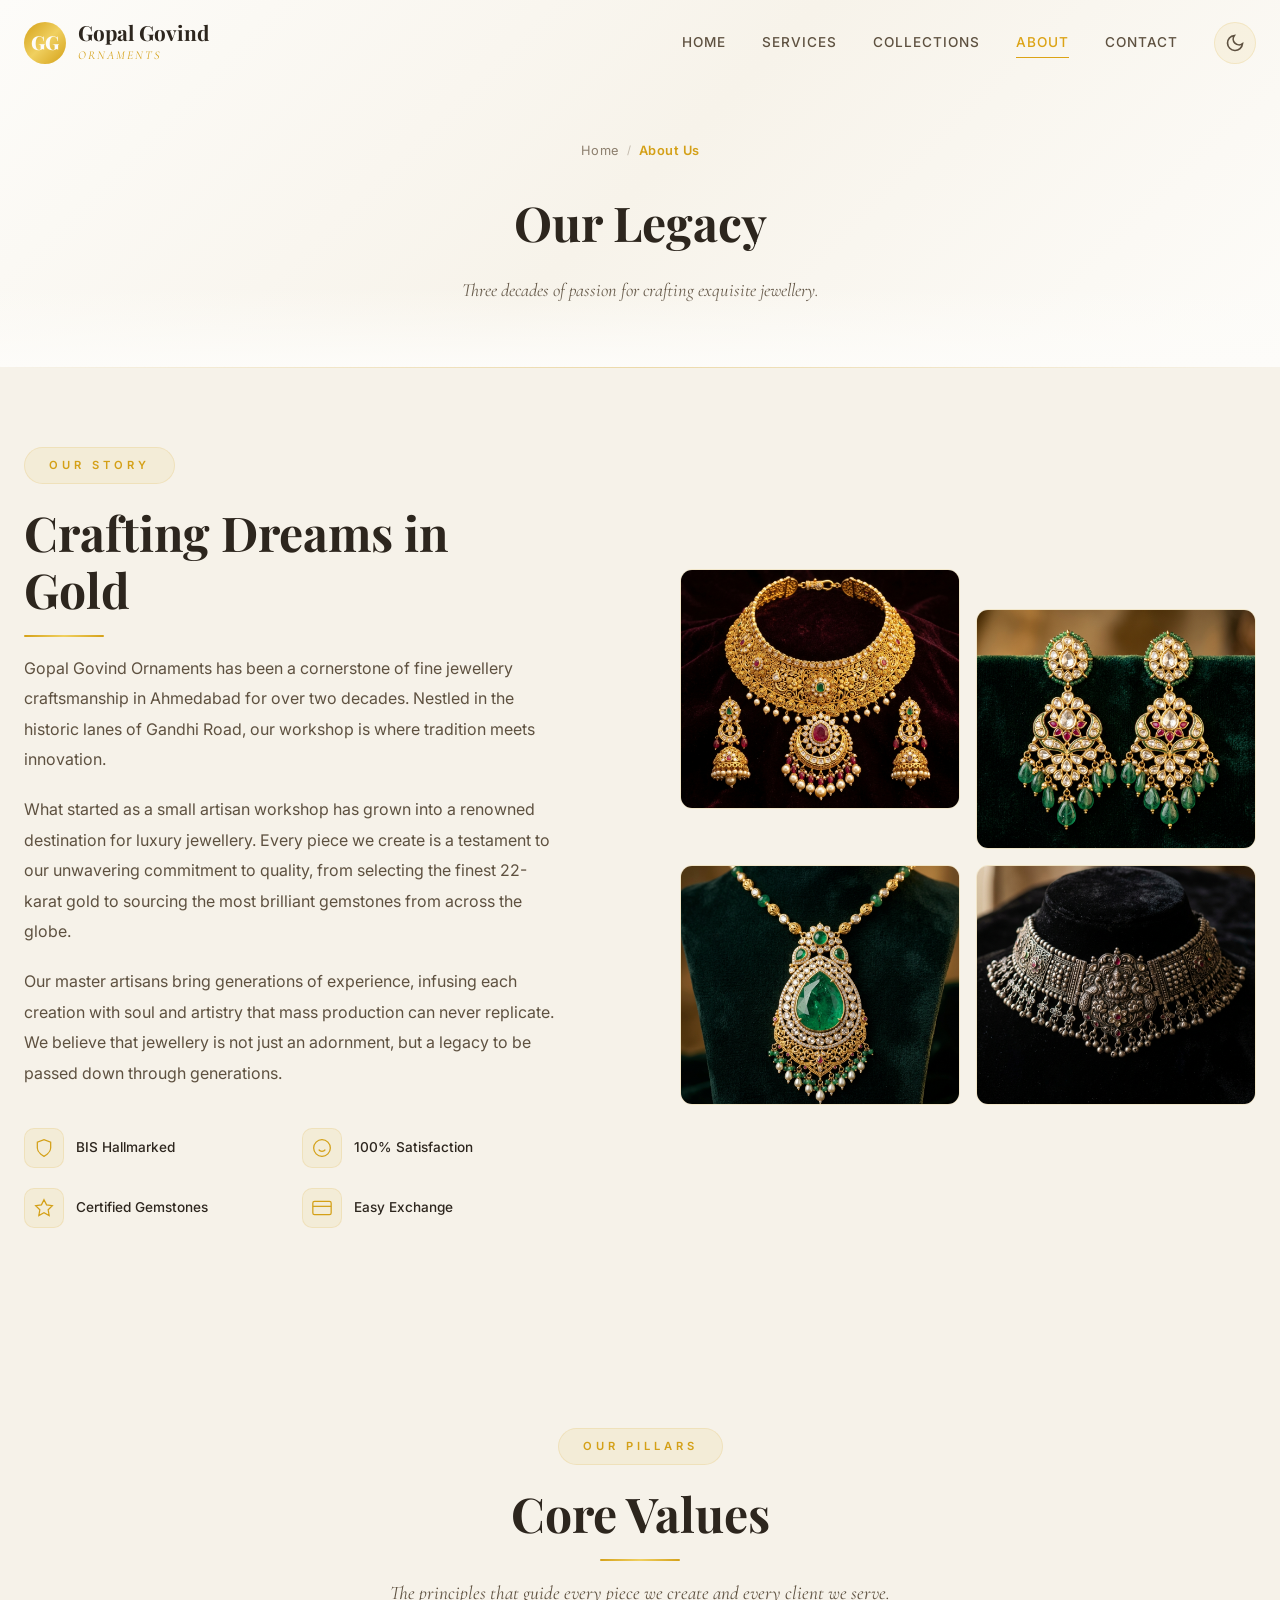
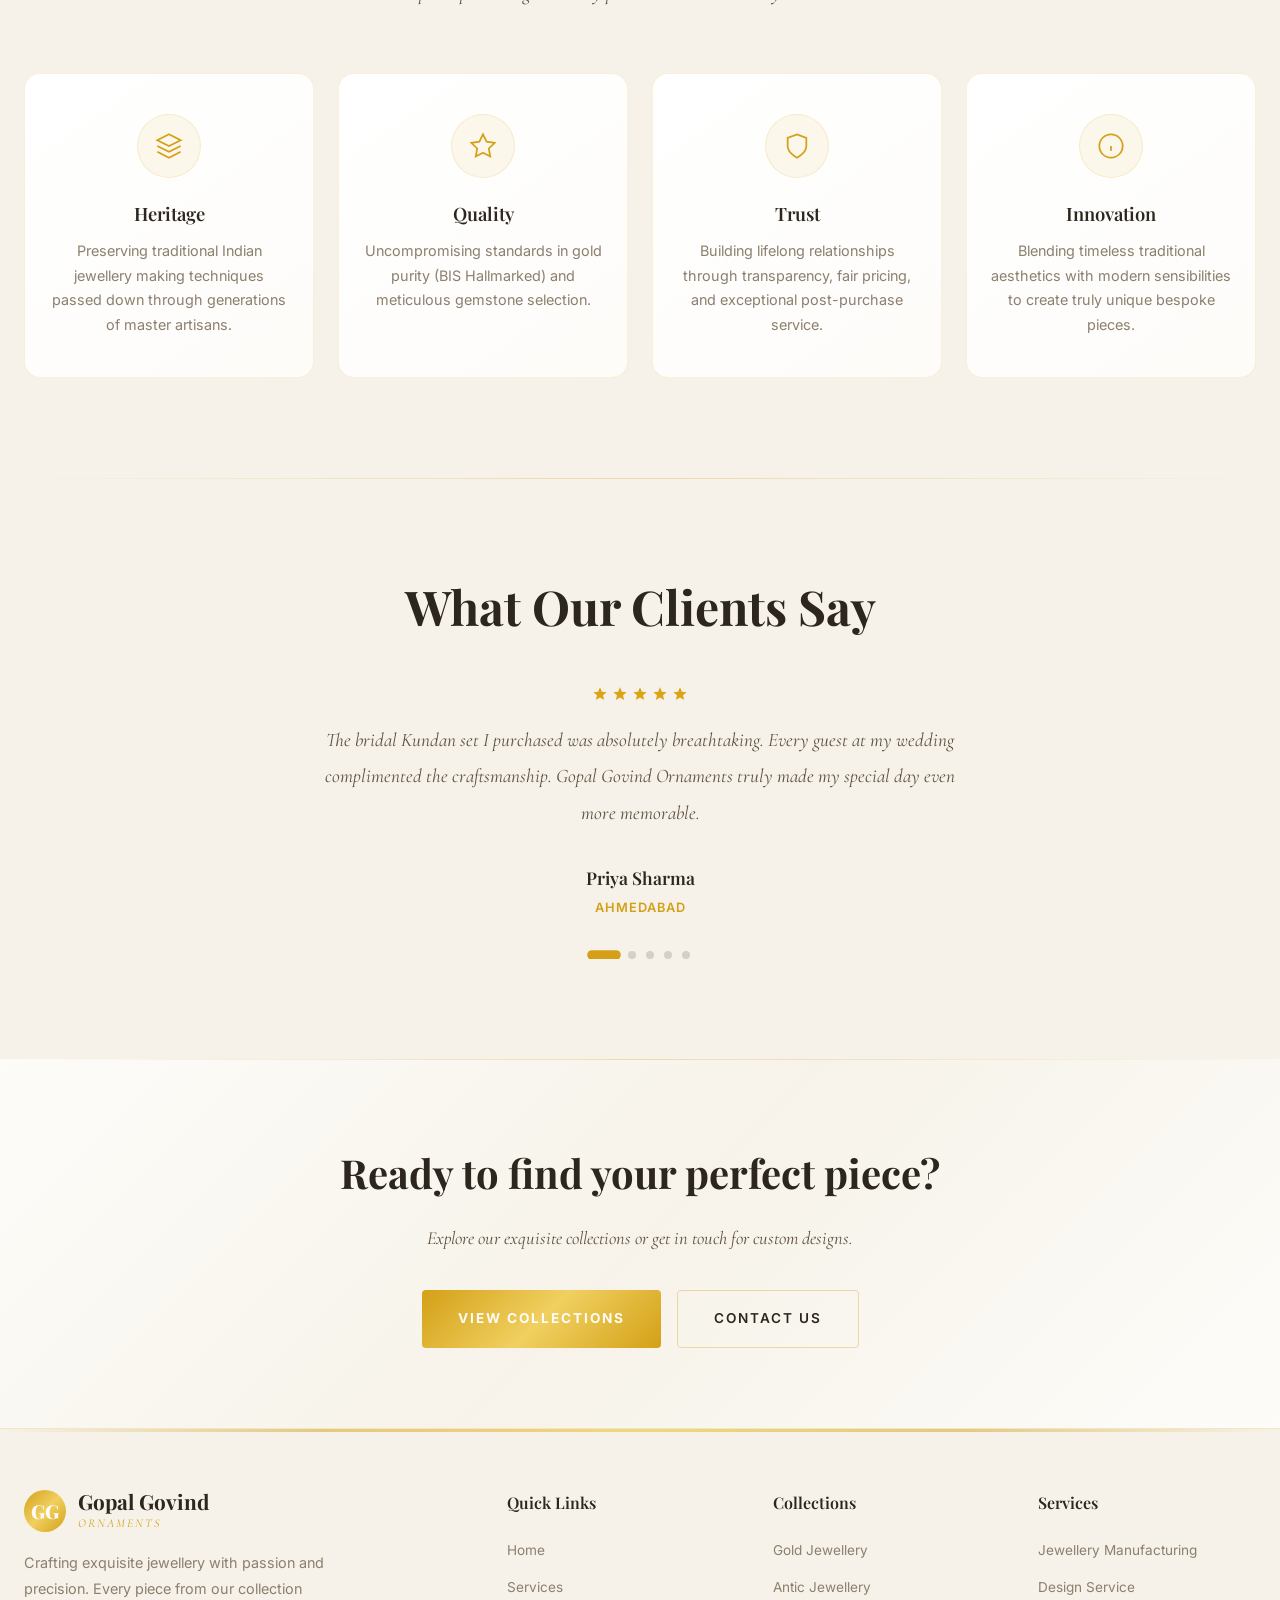
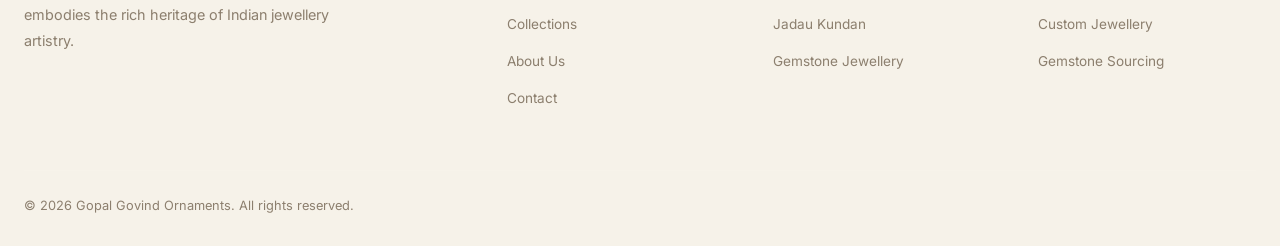
<file: about.html>
<!DOCTYPE html>
<html lang="en">

<head>
    <meta charset="UTF-8">
    <meta name="viewport" content="width=device-width, initial-scale=1.0">
    <title>About Us — Gopal Govind Ornaments</title>
    <meta name="description" content="Discover the legacy of Gopal Govind Ornaments. Three decades of passion for crafting exquisite gold and gemstone jewellery in Ahmedabad.">
    <link rel="stylesheet" href="styles.css">
    <link rel="icon" type="image/svg+xml" href="data:image/svg+xml,%3Csvg xmlns='http://www.w3.org/2000/svg' viewBox='0 0 100 100'%3E%3Ctext y='.9em' font-size='90'%3E💎%3C/text%3E%3C/svg%3E">
    <script>
        (function() {
            const savedTheme = localStorage.getItem('theme');
            if (savedTheme === 'dark') {
                document.documentElement.classList.add('dark-theme');
            } else {
                document.documentElement.classList.remove('dark-theme');
            }
        })();
    </script>
</head>

<body>
    <!-- Page Loader -->
    <div class="page-loader" id="page-loader">
        <div class="loader-logo">Gopal Govind <span>Ornaments</span></div>
        <div class="loader-bar">
            <div class="loader-progress"></div>
        </div>
    </div>

    <!-- Navigation -->
    <nav class="navbar" id="navbar">
        <div class="container">
            <a href="index.html" class="nav-logo">
                <div class="nav-logo-icon">GG</div>
                <div class="nav-logo-text">
                    <span class="nav-logo-name">Gopal Govind</span>
                    <span class="nav-logo-tagline">Ornaments</span>
                </div>
            </a>

            <div class="nav-links" id="nav-links">
                <a href="index.html" class="nav-link" onclick="closeMenu()">Home</a>
                <a href="index.html#services" class="nav-link" onclick="closeMenu()">Services</a>
                <a href="collections.html" class="nav-link" onclick="closeMenu()">Collections</a>
                <a href="about.html" class="nav-link active" onclick="closeMenu()">About</a>
                <a href="contact.html" class="nav-link" onclick="closeMenu()">Contact</a>
                <button id="theme-toggle" class="theme-toggle-btn" aria-label="Toggle theme">
                    <svg class="sun-icon" viewBox="0 0 24 24" width="20" height="20" fill="none" stroke="currentColor" stroke-width="2">
                        <circle cx="12" cy="12" r="5"></circle>
                        <line x1="12" y1="1" x2="12" y2="3"></line>
                        <line x1="12" y1="21" x2="12" y2="23"></line>
                        <line x1="4.22" y1="4.22" x2="5.64" y2="5.64"></line>
                        <line x1="18.36" y1="18.36" x2="19.78" y2="19.78"></line>
                        <line x1="1" y1="12" x2="3" y2="12"></line>
                        <line x1="21" y1="12" x2="23" y2="12"></line>
                        <line x1="4.22" y1="19.78" x2="5.64" y2="18.36"></line>
                        <line x1="18.36" y1="5.64" x2="19.78" y2="4.22"></line>
                    </svg>
                    <svg class="moon-icon" viewBox="0 0 24 24" width="20" height="20" fill="none" stroke="currentColor" stroke-width="2">
                        <path d="M21 12.79A9 9 0 1 1 11.21 3 7 7 0 0 0 21 12.79z"></path>
                    </svg>
                </button>
            </div>

            <button class="hamburger" id="hamburger" onclick="toggleMenu()" aria-label="Toggle navigation menu">
                <span></span>
                <span></span>
                <span></span>
            </button>
        </div>
    </nav>

    <!-- Page Hero -->
    <header class="page-hero">
        <div class="container">
            <div class="breadcrumb animate-on-scroll">
                <a href="index.html">Home</a>
                <span class="breadcrumb-sep">/</span>
                <span class="breadcrumb-current">About Us</span>
            </div>
            <h1 class="page-hero-title animate-on-scroll" style="animation-delay: 0.1s">Our Legacy</h1>
            <p class="page-hero-subtitle animate-on-scroll" style="animation-delay: 0.2s">Three decades of passion for crafting exquisite jewellery.</p>
        </div>
    </header>

    <!-- About Story Section -->
    <section class="about" id="story" style="padding-top: 80px;">
        <div class="container">
            <div class="about-grid">
                <div class="about-content animate-on-scroll">
                    <div class="section-badge">Our Story</div>
                    <h2 class="section-title" style="text-align:left;">Crafting Dreams in Gold</h2>
                    <div class="gold-line" style="margin:16px 0;"></div>
                    <p class="about-text">
                        Gopal Govind Ornaments has been a cornerstone of fine jewellery craftsmanship in Ahmedabad for
                        over two decades. Nestled in the historic lanes of Gandhi Road, our workshop is where tradition
                        meets innovation.
                    </p>
                    <p class="about-text">
                        What started as a small artisan workshop has grown into a renowned destination for luxury jewellery. 
                        Every piece we create is a testament to our unwavering commitment to quality, from selecting the
                        finest 22-karat gold to sourcing the most brilliant gemstones from across the globe.
                    </p>
                    <p class="about-text">
                        Our master artisans bring generations of experience, infusing each creation with soul and artistry 
                        that mass production can never replicate. We believe that jewellery is not just an adornment, but a 
                        legacy to be passed down through generations.
                    </p>
                    
                    <div class="about-features" style="margin-top: 40px;">
                        <div class="about-feature">
                            <div class="about-feature-icon">
                                <svg viewBox="0 0 24 24"><path d="M12 22s8-4 8-10V5l-8-3-8 3v7c0 6 8 10 8 10z" /></svg>
                            </div>
                            <span class="about-feature-text">BIS Hallmarked</span>
                        </div>
                        <div class="about-feature">
                            <div class="about-feature-icon">
                                <svg viewBox="0 0 24 24"><circle cx="12" cy="12" r="10" /><path d="M8 14s1.5 2 4 2 4-2 4-2" /><line x1="9" y1="9" x2="9.01" y2="9" /><line x1="15" y1="9" x2="15.01" y2="9" /></svg>
                            </div>
                            <span class="about-feature-text">100% Satisfaction</span>
                        </div>
                        <div class="about-feature">
                            <div class="about-feature-icon">
                                <svg viewBox="0 0 24 24"><polygon points="12 2 15.09 8.26 22 9.27 17 14.14 18.18 21.02 12 17.77 5.82 21.02 7 14.14 2 9.27 8.91 8.26 12 2" /></svg>
                            </div>
                            <span class="about-feature-text">Certified Gemstones</span>
                        </div>
                        <div class="about-feature">
                            <div class="about-feature-icon">
                                <svg viewBox="0 0 24 24"><rect x="1" y="4" width="22" height="16" rx="2" ry="2" /><line x1="1" y1="10" x2="23" y2="10" /></svg>
                            </div>
                            <span class="about-feature-text">Easy Exchange</span>
                        </div>
                    </div>
                </div>
                <div class="about-image-section animate-on-scroll">
                    <div class="about-image-grid">
                        <img src="images/gold_necklace.png" alt="Gold necklace craftsmanship at Gopal Govind Ornaments">
                        <img src="images/kundan_earrings.png" alt="Kundan earrings design by Gopal Govind Ornaments">
                        <img src="images/emerald_pendant.png" alt="Emerald pendant from Gopal Govind Ornaments collection">
                        <img src="images/antic_choker.png" alt="Antic choker necklace by Gopal Govind Ornaments">
                    </div>
                </div>
            </div>
        </div>
    </section>

    <!-- Values Section -->
    <section class="values-section">
        <div class="container">
            <div class="section-header animate-on-scroll">
                <div class="section-badge">Our Pillars</div>
                <h2 class="section-title">Core Values</h2>
                <div class="gold-line"></div>
                <p class="section-subtitle">The principles that guide every piece we create and every client we serve.</p>
            </div>

            <div class="values-grid animate-on-scroll">
                <div class="value-card">
                    <div class="value-icon">
                        <svg viewBox="0 0 24 24"><path d="M12 2L2 7l10 5 10-5-10-5zM2 17l10 5 10-5M2 12l10 5 10-5"/></svg>
                    </div>
                    <h3 class="value-title">Heritage</h3>
                    <p class="value-text">Preserving traditional Indian jewellery making techniques passed down through generations of master artisans.</p>
                </div>
                <div class="value-card">
                    <div class="value-icon">
                        <svg viewBox="0 0 24 24"><polygon points="12 2 15.09 8.26 22 9.27 17 14.14 18.18 21.02 12 17.77 5.82 21.02 7 14.14 2 9.27 8.91 8.26 12 2"/></svg>
                    </div>
                    <h3 class="value-title">Quality</h3>
                    <p class="value-text">Uncompromising standards in gold purity (BIS Hallmarked) and meticulous gemstone selection.</p>
                </div>
                <div class="value-card">
                    <div class="value-icon">
                        <svg viewBox="0 0 24 24"><path d="M12 22s8-4 8-10V5l-8-3-8 3v7c0 6 8 10 8 10z"/></svg>
                    </div>
                    <h3 class="value-title">Trust</h3>
                    <p class="value-text">Building lifelong relationships through transparency, fair pricing, and exceptional post-purchase service.</p>
                </div>
                <div class="value-card">
                    <div class="value-icon">
                        <svg viewBox="0 0 24 24"><circle cx="12" cy="12" r="10"/><path d="M12 16v-4"/><path d="M12 8h.01"/></svg>
                    </div>
                    <h3 class="value-title">Innovation</h3>
                    <p class="value-text">Blending timeless traditional aesthetics with modern sensibilities to create truly unique bespoke pieces.</p>
                </div>
            </div>
        </div>
    </section>

    <!-- Testimonials Section -->
    <section class="testimonials" id="testimonials">
        <div class="testimonials-container animate-on-scroll">
            <h2 class="section-title" style="text-align: center; margin-bottom: 50px;">What Our Clients Say</h2>
            <div class="testimonial-track" id="testimonial-track">
                <!-- Testimonials will be dynamically inserted by about.js -->
            </div>
            <div class="testimonial-dots" id="testimonial-dots">
                <!-- Dots will be dynamically inserted by about.js -->
            </div>
        </div>
    </section>

    <!-- CTA Banner -->
    <section class="cta-banner animate-on-scroll">
        <div class="container">
            <h2 class="cta-title">Ready to find your perfect piece?</h2>
            <p class="cta-text">Explore our exquisite collections or get in touch for custom designs.</p>
            <div class="cta-buttons">
                <a href="collections.html" class="btn-primary">View Collections</a>
                <a href="contact.html" class="btn-secondary">Contact Us</a>
            </div>
        </div>
    </section>

    <!-- Footer -->
    <footer class="footer">
        <div class="container">
            <div class="footer-grid">
                <div>
                    <a href="index.html" class="nav-logo">
                        <div class="nav-logo-icon">GG</div>
                        <div class="nav-logo-text">
                            <span class="nav-logo-name">Gopal Govind</span>
                            <span class="nav-logo-tagline">Ornaments</span>
                        </div>
                    </a>
                    <p class="footer-brand-description">
                        Crafting exquisite jewellery with passion and precision. Every piece from our collection embodies
                        the rich heritage of Indian jewellery artistry.
                    </p>
                </div>
                <div>
                    <h4 class="footer-heading">Quick Links</h4>
                    <ul class="footer-links">
                        <li><a href="index.html">Home</a></li>
                        <li><a href="index.html#services">Services</a></li>
                        <li><a href="collections.html">Collections</a></li>
                        <li><a href="about.html">About Us</a></li>
                        <li><a href="contact.html">Contact</a></li>
                    </ul>
                </div>
                <div>
                    <h4 class="footer-heading">Collections</h4>
                    <ul class="footer-links">
                        <li><a href="collections.html?category=gold">Gold Jewellery</a></li>
                        <li><a href="collections.html?category=antic">Antic Jewellery</a></li>
                        <li><a href="collections.html?category=kundan">Jadau Kundan</a></li>
                        <li><a href="collections.html?category=gemstone">Gemstone Jewellery</a></li>
                    </ul>
                </div>
                <div>
                    <h4 class="footer-heading">Services</h4>
                    <ul class="footer-links">
                        <li><a href="index.html#services">Jewellery Manufacturing</a></li>
                        <li><a href="index.html#services">Design Service</a></li>
                        <li><a href="index.html#services">Custom Jewellery</a></li>
                        <li><a href="index.html#services">Gemstone Sourcing</a></li>
                    </ul>
                </div>
            </div>
            <div class="footer-bottom">
                <p class="footer-copyright">&copy; 2026 Gopal Govind Ornaments. All rights reserved.</p>
            </div>
        </div>
    </footer>

    <!-- Back to Top -->
    <button class="back-to-top" id="back-to-top" onclick="scrollToTop()" aria-label="Back to top">
        <svg width="20" height="20" viewBox="0 0 24 24" fill="none" stroke="currentColor" stroke-width="2">
            <path d="M18 15l-6-6-6 6" />
        </svg>
    </button>

    <script src="data.js"></script>
    <script src="shared.js"></script>
    <script src="about.js"></script>
</body>

</html>
</file>
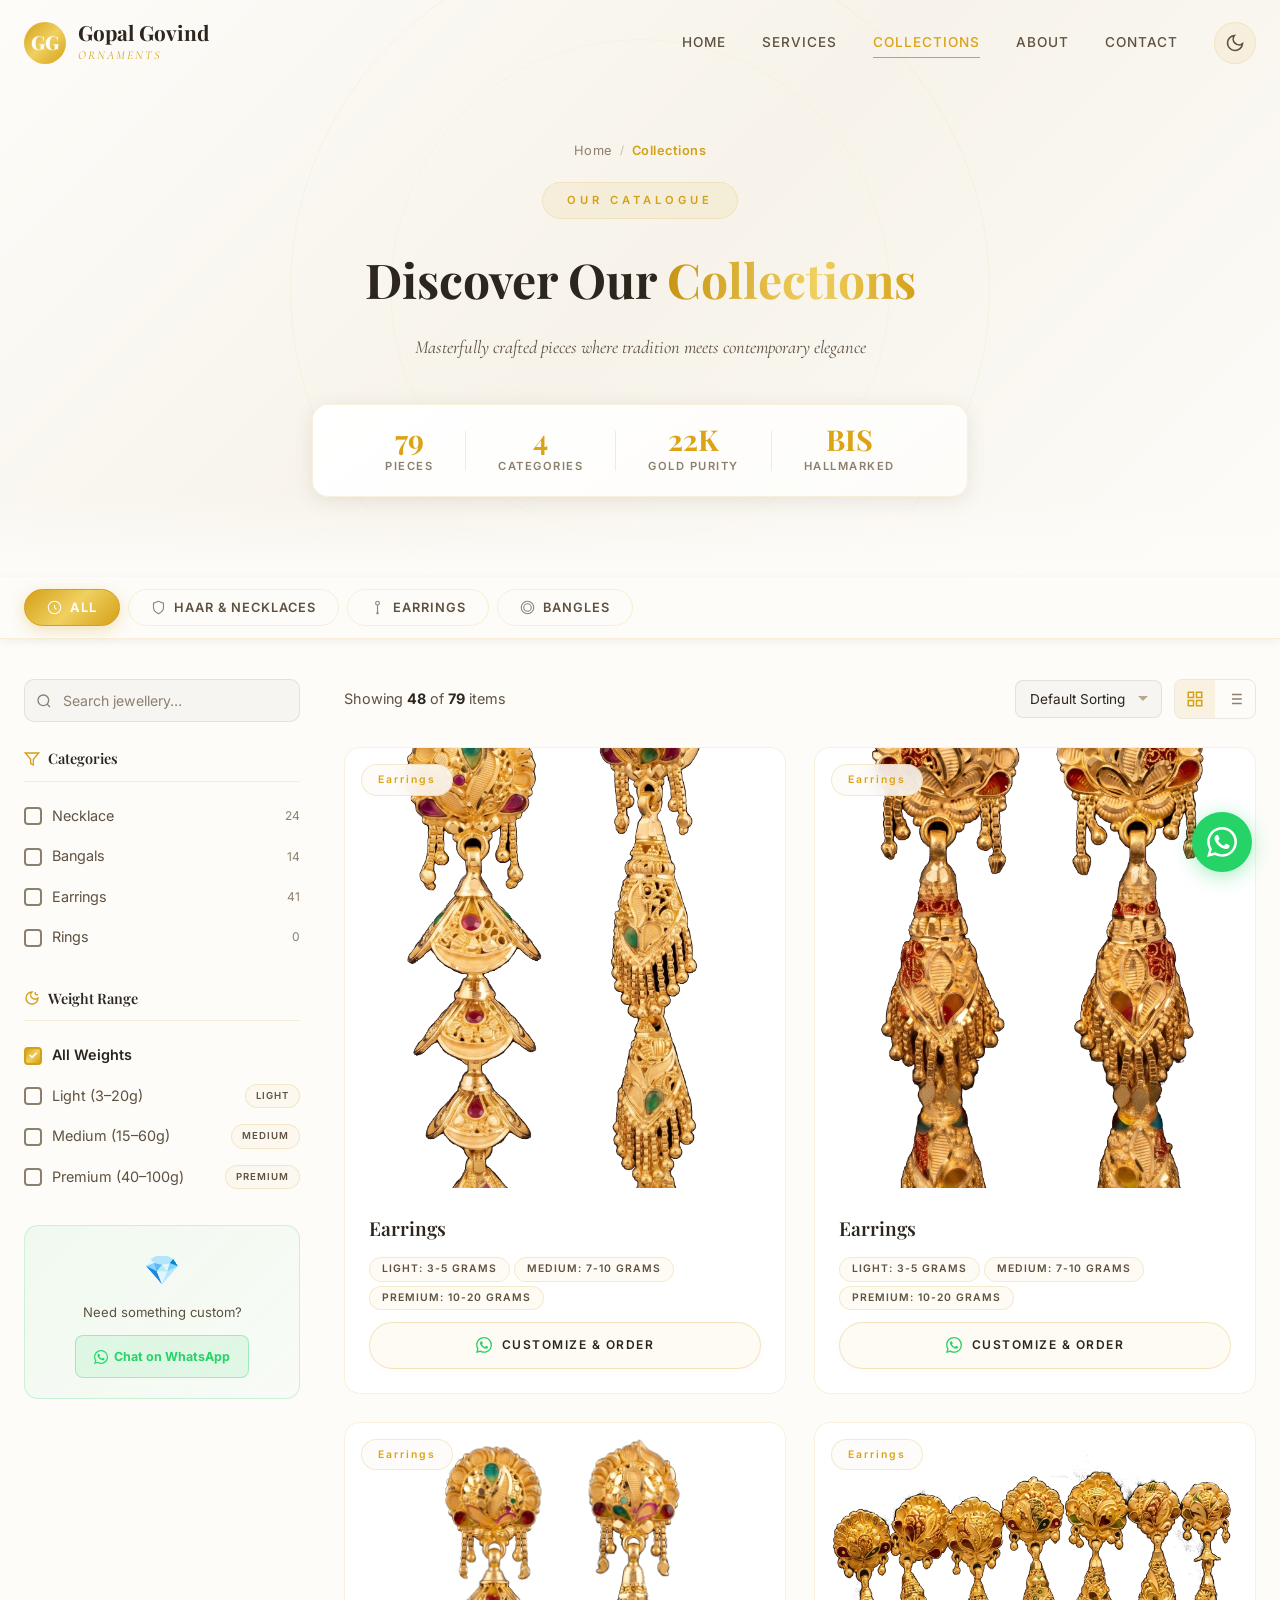
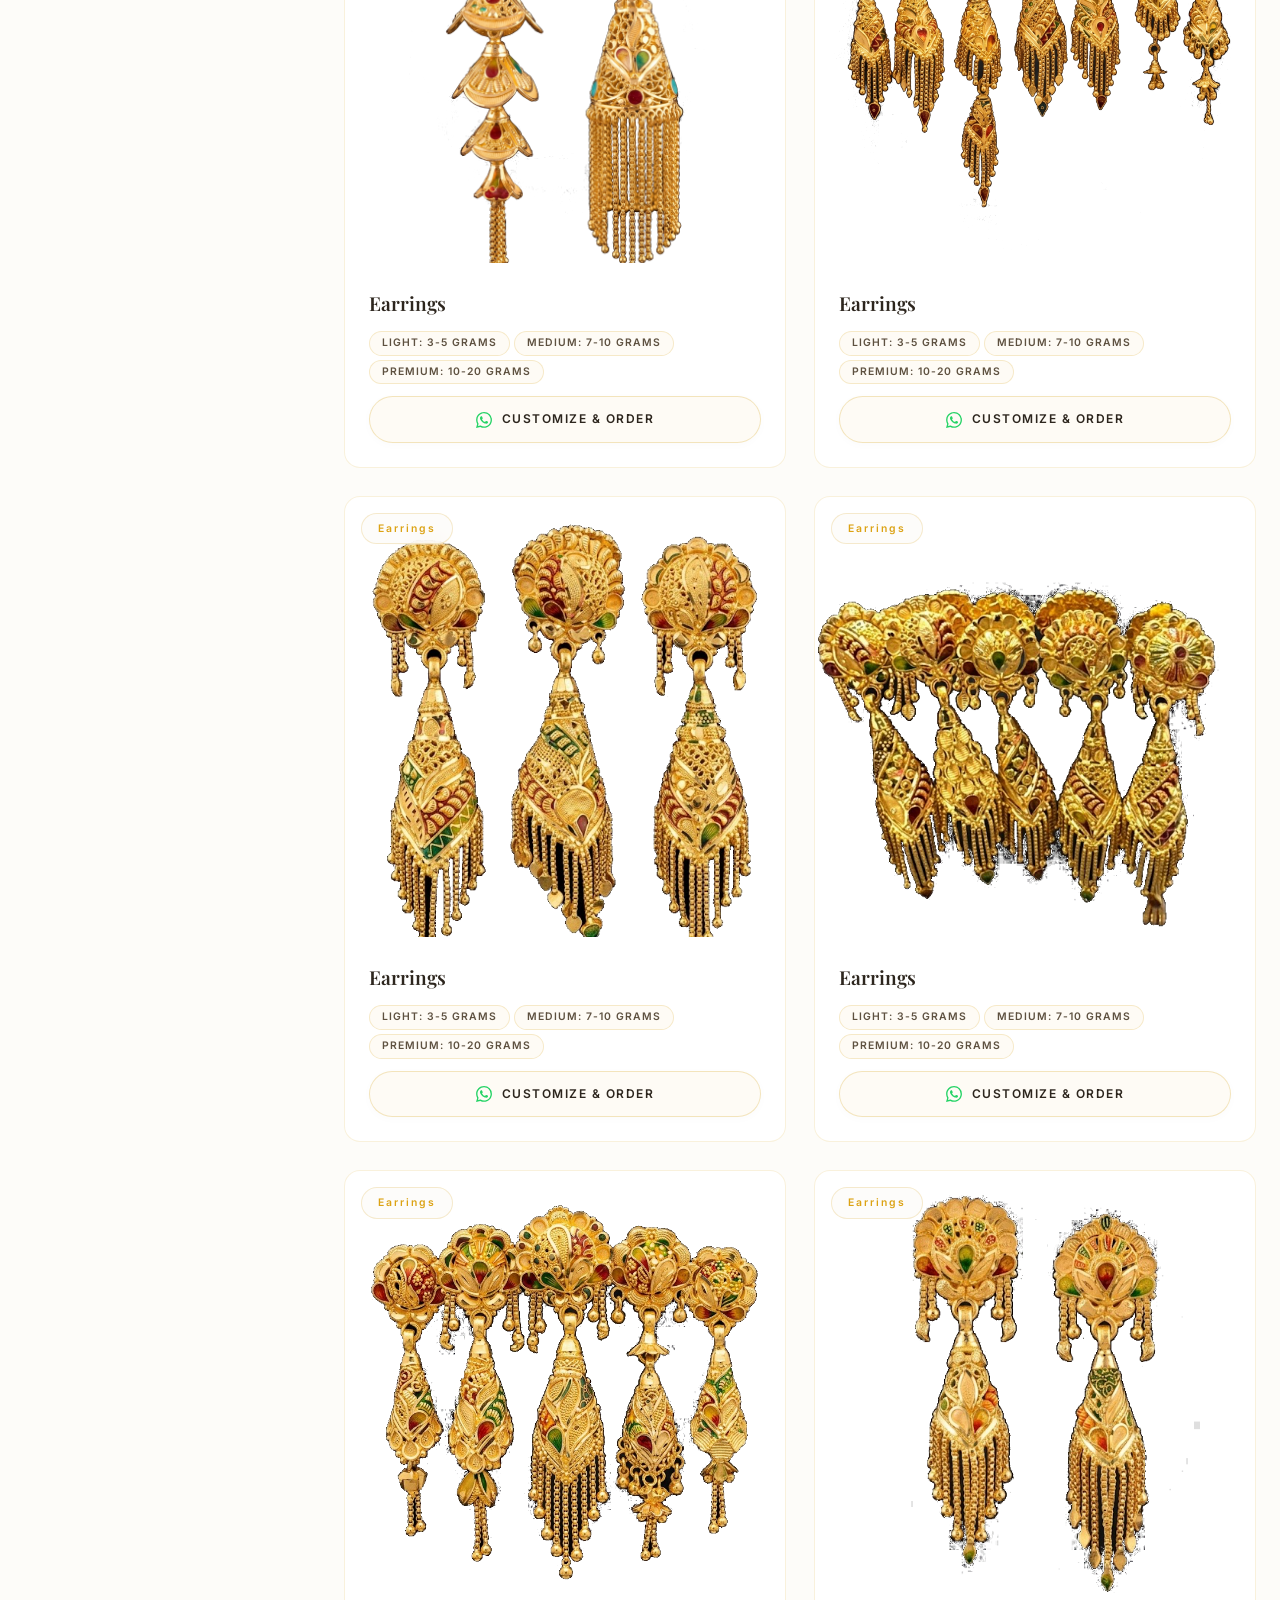
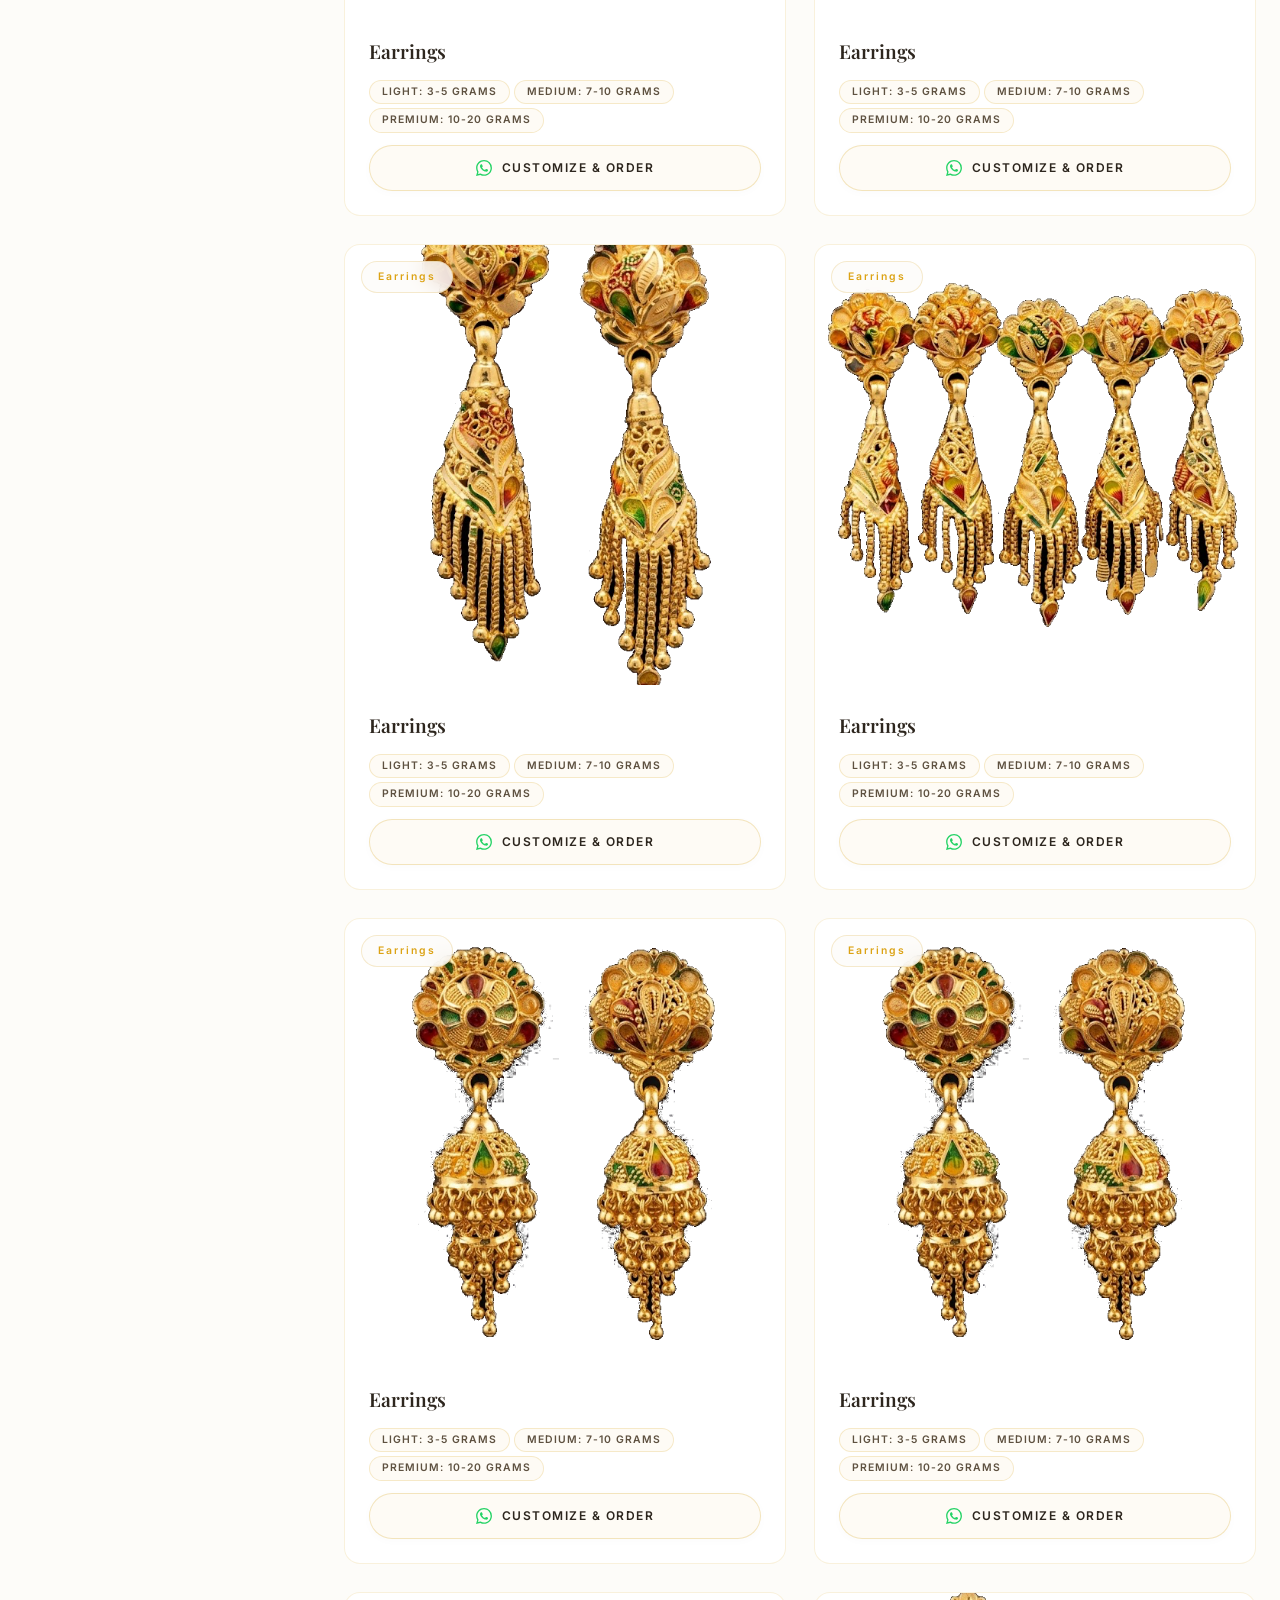
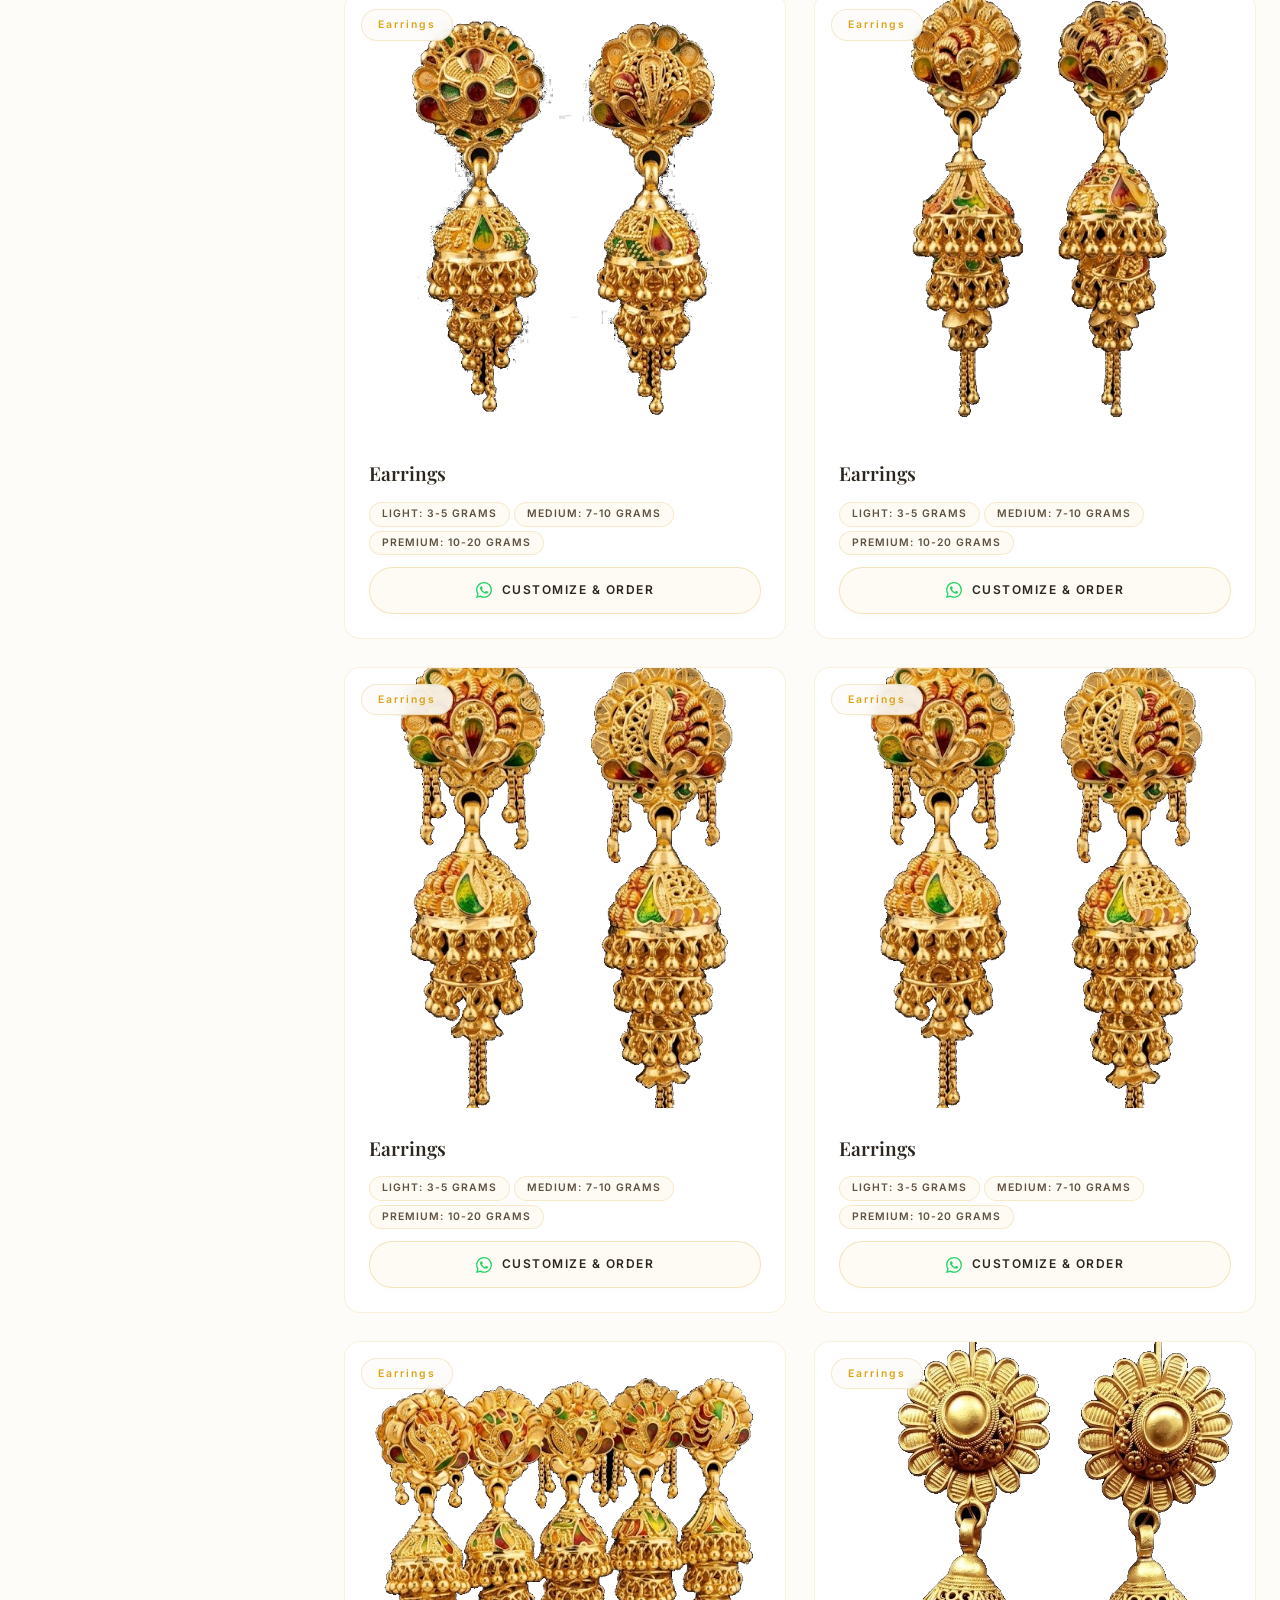
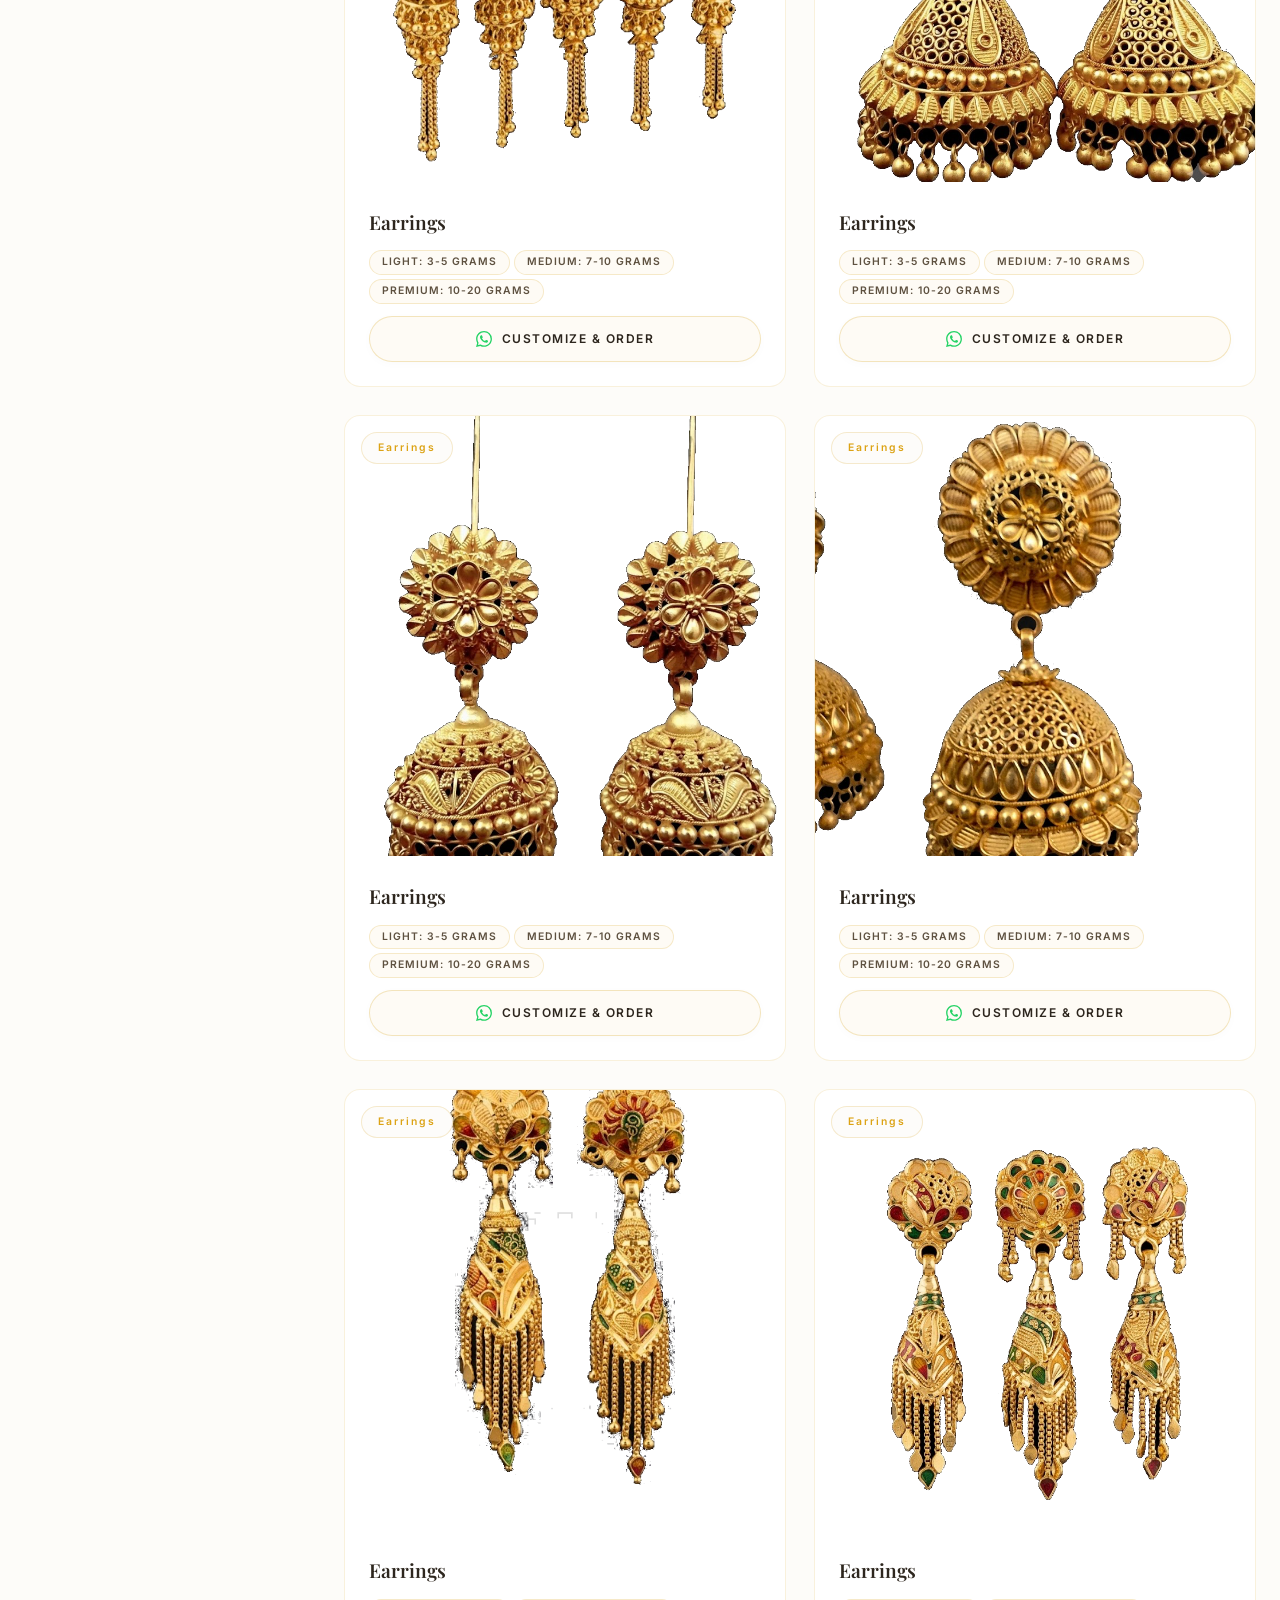
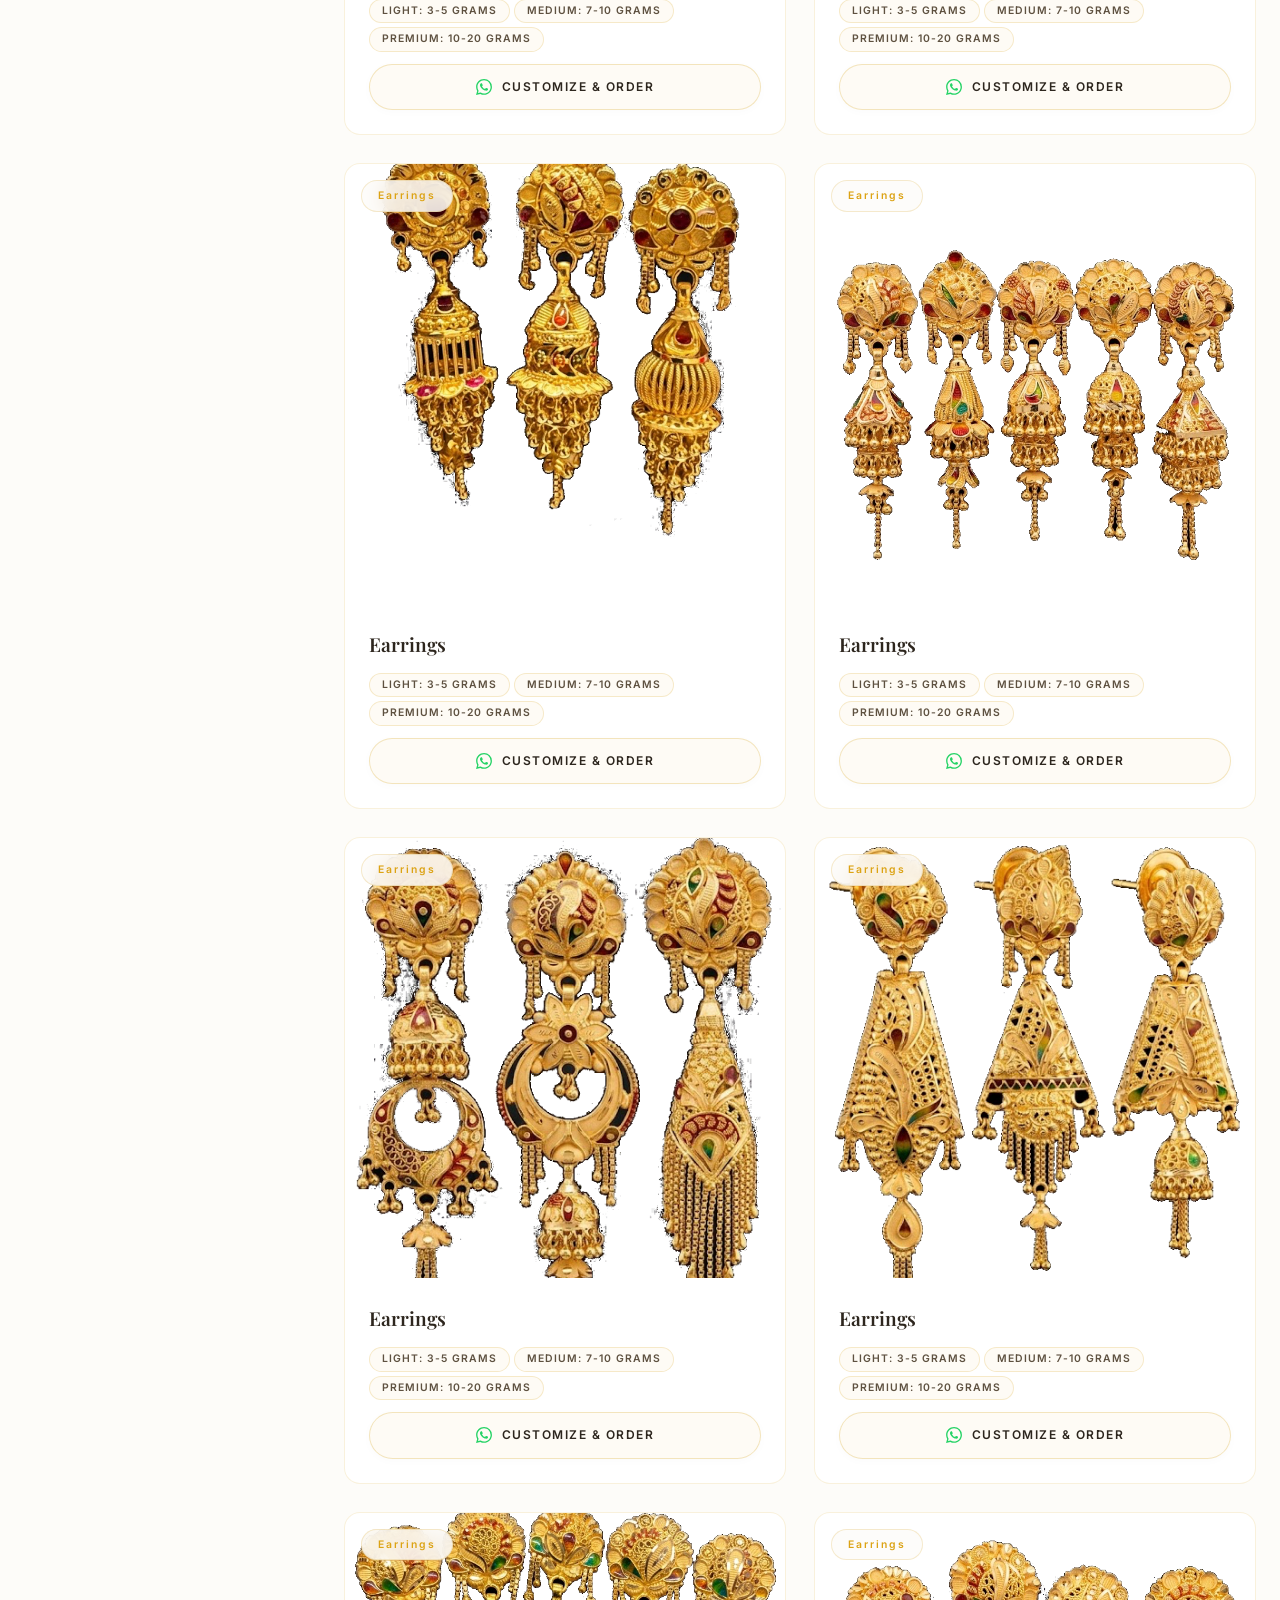
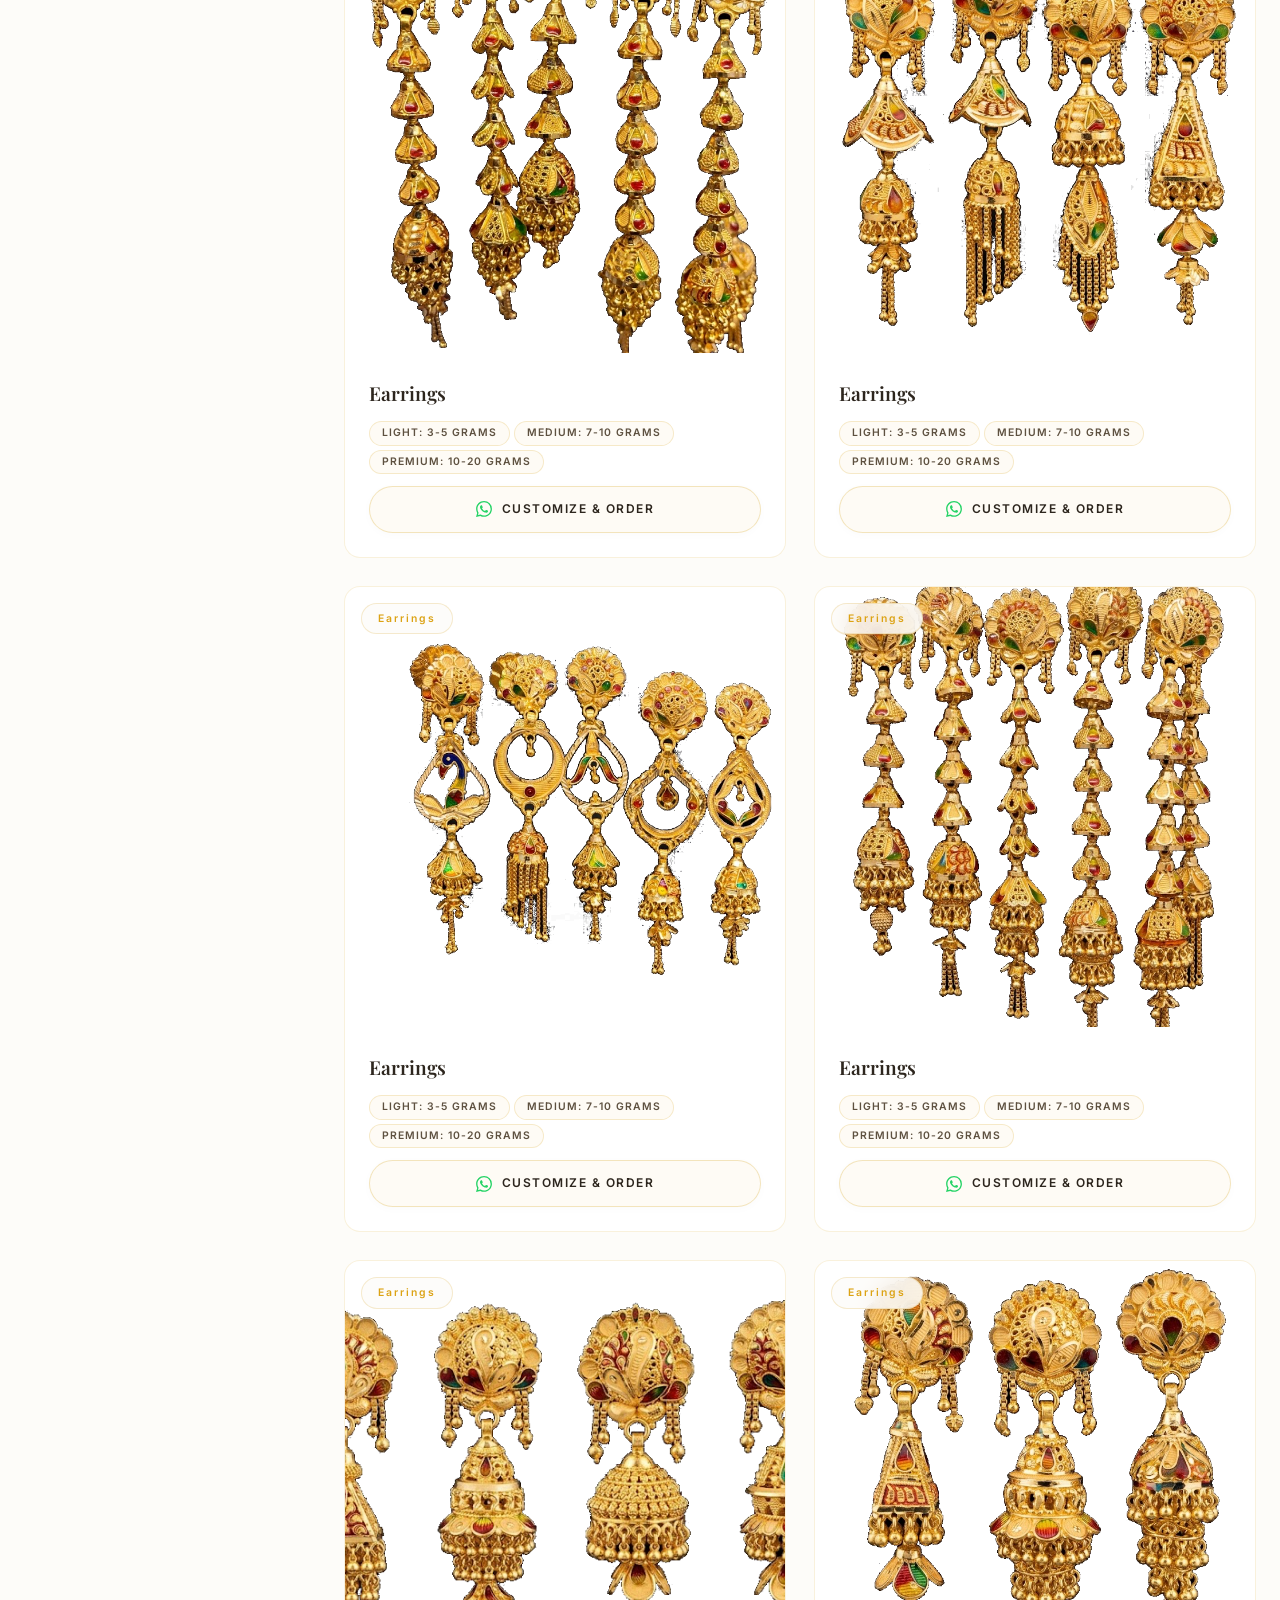
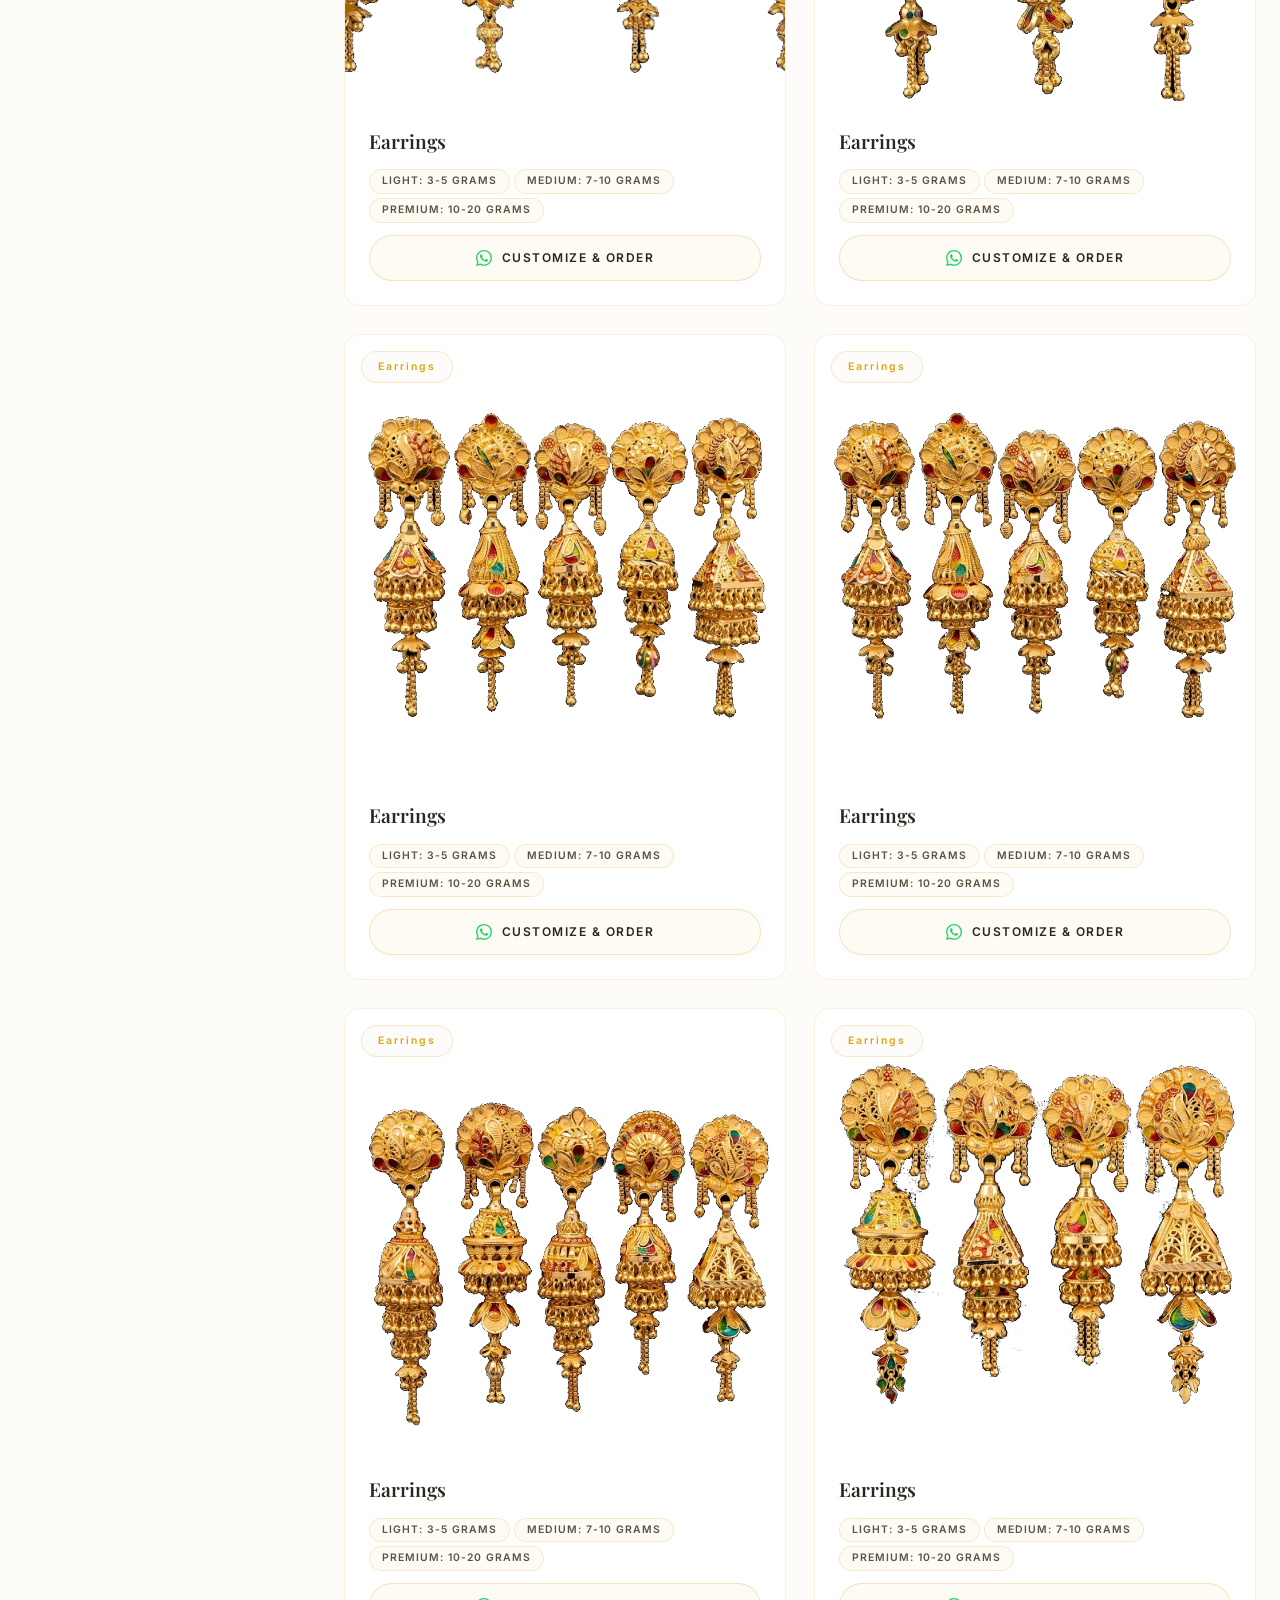
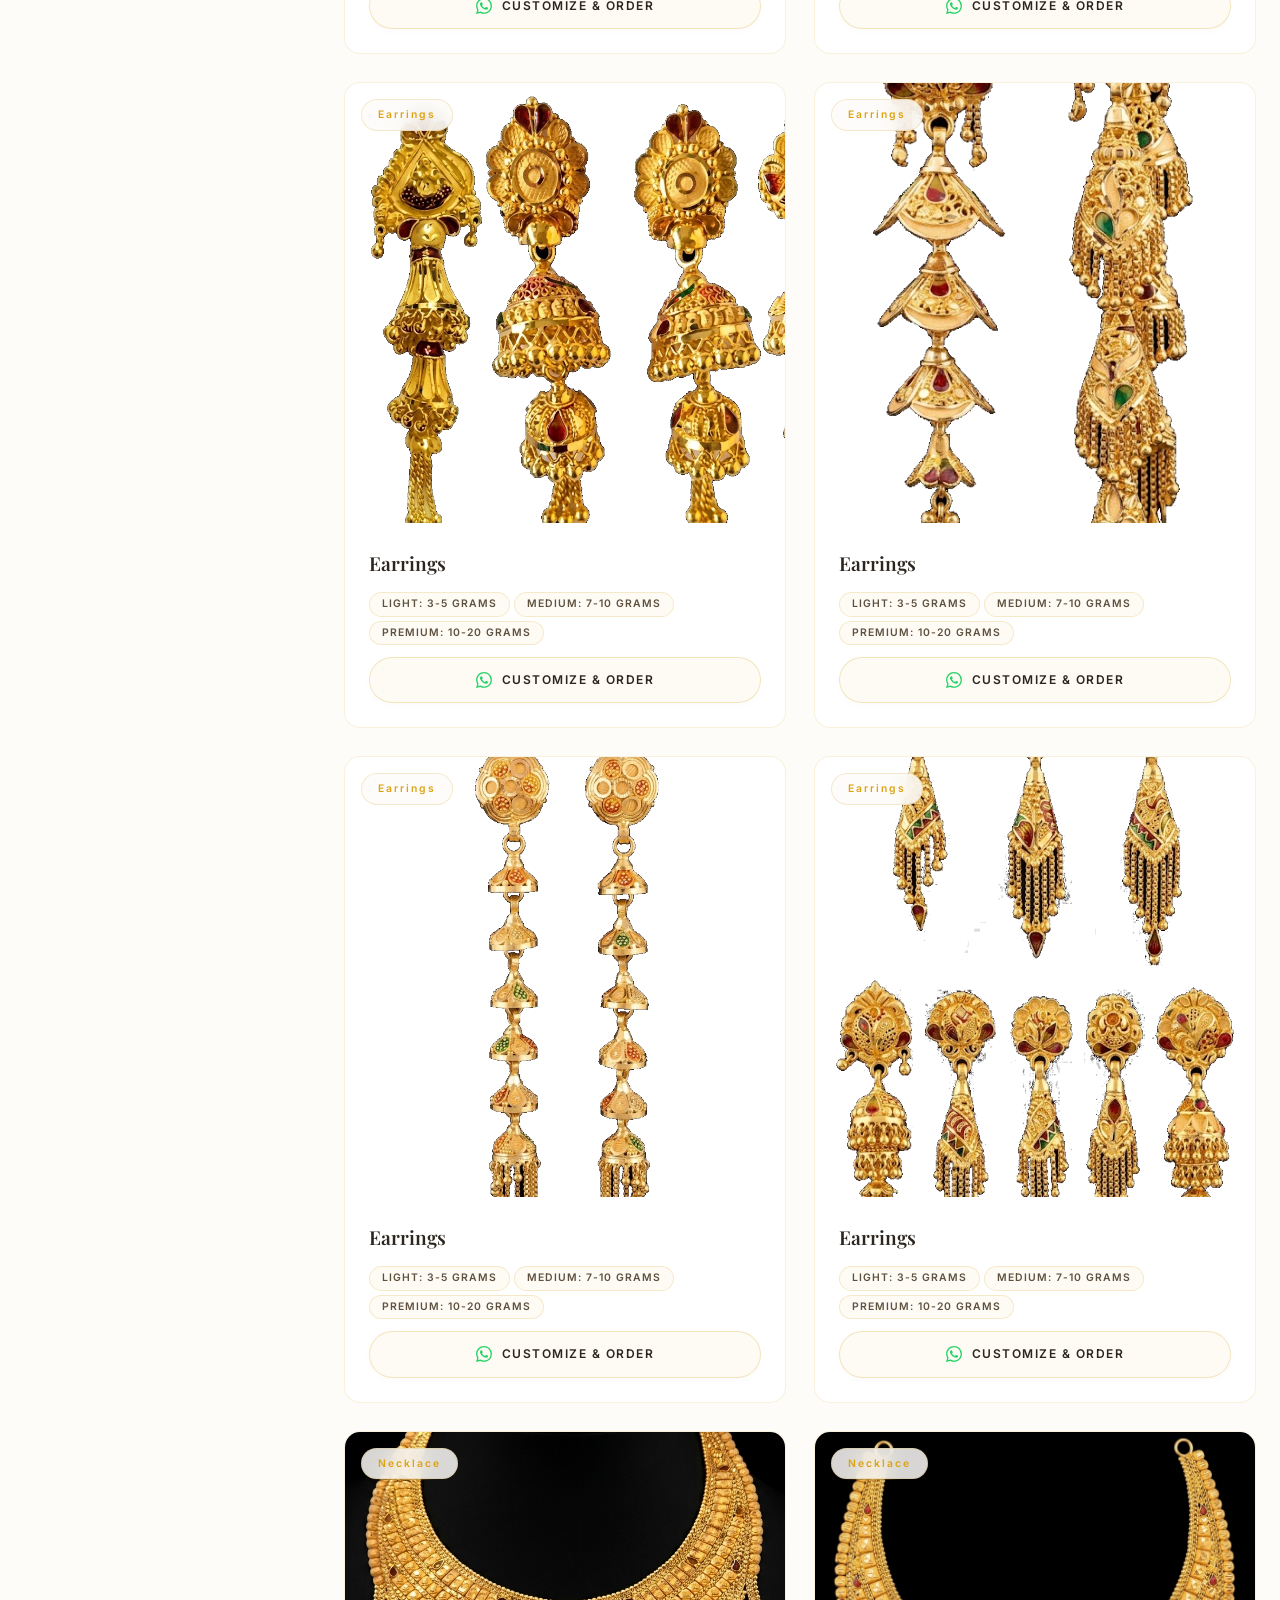
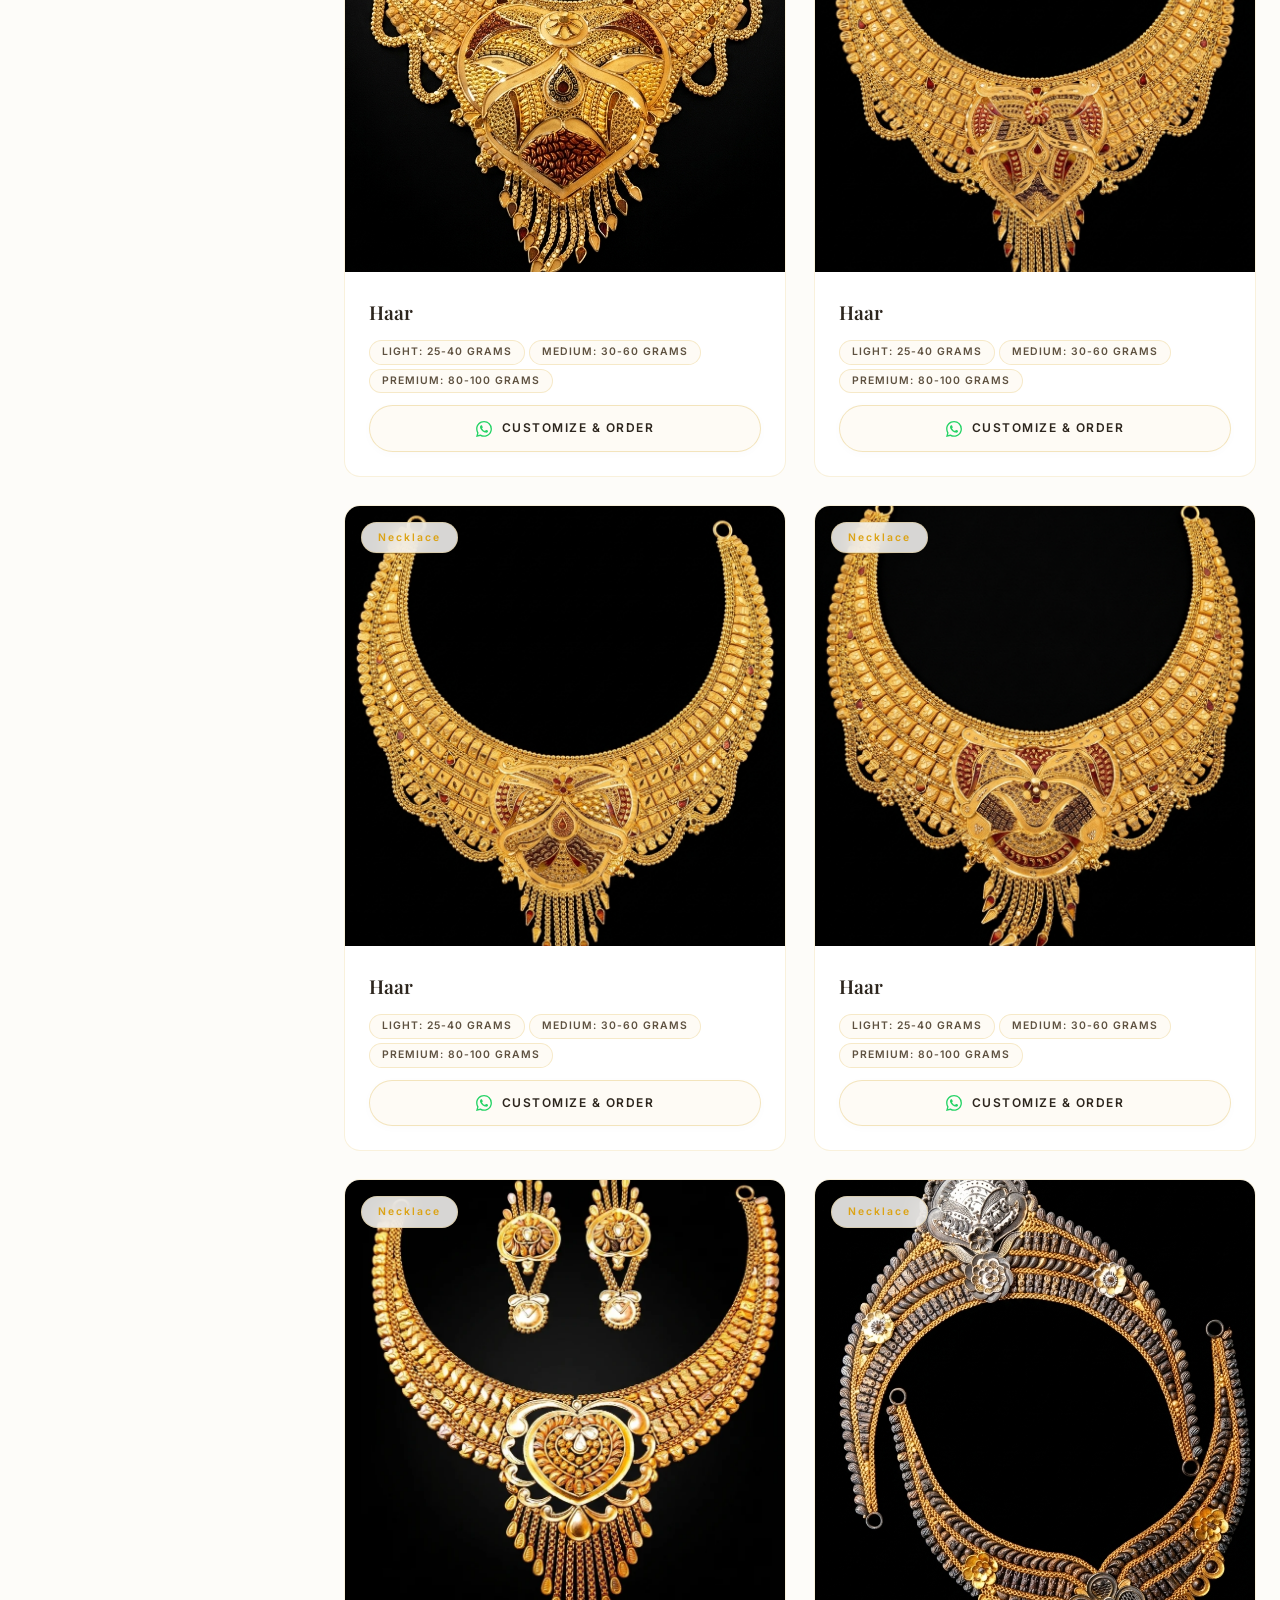
<file: collections.html>
<!DOCTYPE html>
<html lang="en">

<head>
    <meta charset="UTF-8">
    <meta name="viewport" content="width=device-width, initial-scale=1.0">
    <title>Collections — Gopal Govind Ornaments | Handcrafted Jewellery, Ahmedabad</title>
    <meta name="description" content="Explore our exquisite handcrafted jewellery — Gold Haar, Earrings, Bangles, and Rings. Filter by category and discover pieces crafted for every occasion.">
    <meta name="keywords" content="gold jewellery collection, earrings, bangles, necklace, haar, rings, Ahmedabad jeweller">
    <link rel="stylesheet" href="styles.css">
    <link rel="icon" type="image/svg+xml" href="data:image/svg+xml,%3Csvg xmlns='http://www.w3.org/2000/svg' viewBox='0 0 100 100'%3E%3Ctext y='.9em' font-size='90'%3E💎%3C/text%3E%3C/svg%3E">
    <script>
        (function() {
            const savedTheme = localStorage.getItem('theme');
            if (savedTheme === 'dark') {
                document.documentElement.classList.add('dark-theme');
            } else {
                document.documentElement.classList.remove('dark-theme');
            }
        })();
    </script>
</head>

<body>
    <!-- Page Loader -->
    <div class="page-loader" id="page-loader">
        <div class="loader-logo">Gopal Govind <span>Ornaments</span></div>
        <div class="loader-bar">
            <div class="loader-progress"></div>
        </div>
    </div>

    <!-- Navigation -->
    <nav class="navbar" id="navbar">
        <div class="container">
            <a href="index.html" class="nav-logo">
                <div class="nav-logo-icon">GG</div>
                <div class="nav-logo-text">
                    <span class="nav-logo-name">Gopal Govind</span>
                    <span class="nav-logo-tagline">Ornaments</span>
                </div>
            </a>

            <div class="nav-links" id="nav-links">
                <a href="index.html" class="nav-link" onclick="closeMenu()">Home</a>
                <a href="index.html#services" class="nav-link" onclick="closeMenu()">Services</a>
                <a href="collections.html" class="nav-link active" onclick="closeMenu()">Collections</a>
                <a href="about.html" class="nav-link" onclick="closeMenu()">About</a>
                <a href="contact.html" class="nav-link" onclick="closeMenu()">Contact</a>
                <button id="theme-toggle" class="theme-toggle-btn" aria-label="Toggle theme">
                    <svg class="sun-icon" viewBox="0 0 24 24" width="20" height="20" fill="none" stroke="currentColor" stroke-width="2">
                        <circle cx="12" cy="12" r="5"></circle>
                        <line x1="12" y1="1" x2="12" y2="3"></line>
                        <line x1="12" y1="21" x2="12" y2="23"></line>
                        <line x1="4.22" y1="4.22" x2="5.64" y2="5.64"></line>
                        <line x1="18.36" y1="18.36" x2="19.78" y2="19.78"></line>
                        <line x1="1" y1="12" x2="3" y2="12"></line>
                        <line x1="21" y1="12" x2="23" y2="12"></line>
                        <line x1="4.22" y1="19.78" x2="5.64" y2="18.36"></line>
                        <line x1="18.36" y1="5.64" x2="19.78" y2="4.22"></line>
                    </svg>
                    <svg class="moon-icon" viewBox="0 0 24 24" width="20" height="20" fill="none" stroke="currentColor" stroke-width="2">
                        <path d="M21 12.79A9 9 0 1 1 11.21 3 7 7 0 0 0 21 12.79z"></path>
                    </svg>
                </button>

            </div>

            <button class="hamburger" id="hamburger" onclick="toggleMenu()" aria-label="Toggle navigation menu">
                <span></span>
                <span></span>
                <span></span>
            </button>
        </div>
    </nav>

    <!-- Page Hero -->
    <header class="page-hero collections-page-hero">
        <div class="collections-hero-bg-ring"></div>
        <div class="collections-hero-bg-ring collections-hero-bg-ring-2"></div>
        <div class="container">
            <div class="breadcrumb animate-on-scroll">
                <a href="index.html">Home</a>
                <span class="breadcrumb-sep">/</span>
                <span class="breadcrumb-current">Collections</span>
            </div>
            <div class="section-badge animate-on-scroll" style="animation-delay:0.05s">Our Catalogue</div>
            <h1 class="page-hero-title animate-on-scroll" style="animation-delay: 0.1s">Discover Our <span class="collections-title-accent">Collections</span></h1>
            <p class="page-hero-subtitle animate-on-scroll" style="animation-delay: 0.2s">Masterfully crafted pieces where tradition meets contemporary elegance</p>

            <!-- Hero Stats Strip -->
            <div class="collections-hero-stats animate-on-scroll" style="animation-delay:0.3s">
                <div class="collections-hero-stat">
                    <span class="collections-hero-stat-num" id="coll-stat-products">79</span>
                    <span class="collections-hero-stat-label">Pieces</span>
                </div>
                <div class="collections-hero-divider"></div>
                <div class="collections-hero-stat">
                    <span class="collections-hero-stat-num">4</span>
                    <span class="collections-hero-stat-label">Categories</span>
                </div>
                <div class="collections-hero-divider"></div>
                <div class="collections-hero-stat">
                    <span class="collections-hero-stat-num">22K</span>
                    <span class="collections-hero-stat-label">Gold Purity</span>
                </div>
                <div class="collections-hero-divider"></div>
                <div class="collections-hero-stat">
                    <span class="collections-hero-stat-num">BIS</span>
                    <span class="collections-hero-stat-label">Hallmarked</span>
                </div>
            </div>
        </div>
    </header>

    <!-- Category Tab Bar (full-width pill tabs) -->
    <div class="collections-tab-bar">
        <div class="container">
            <div class="collections-tabs" id="collections-tabs" role="tablist">
                <button class="collections-tab active" data-category="all" role="tab" aria-selected="true" id="ctab-all">
                    <svg viewBox="0 0 24 24"><circle cx="12" cy="12" r="10"/><path d="M12 8v4l3 3"/></svg>
                    All
                </button>
                <button class="collections-tab" data-category="necklace" role="tab" aria-selected="false" id="ctab-necklace">
                    <svg viewBox="0 0 24 24"><path d="M12 22s8-4 8-10V5l-8-3-8 3v7c0 6 8 10 8 10z"/></svg>
                    Haar &amp; Necklaces
                </button>
                <button class="collections-tab" data-category="earrings" role="tab" aria-selected="false" id="ctab-earrings">
                    <svg viewBox="0 0 24 24"><circle cx="12" cy="5" r="3"/><path d="M12 8v13"/><circle cx="12" cy="21" r="1"/></svg>
                    Earrings
                </button>
                <button class="collections-tab" data-category="bangals" role="tab" aria-selected="false" id="ctab-bangals">
                    <svg viewBox="0 0 24 24"><circle cx="12" cy="12" r="10"/><circle cx="12" cy="12" r="6"/></svg>
                    Bangles
                </button>
            </div>
        </div>
    </div>

    <!-- Collections Content -->
    <section class="collections-layout">
        <!-- Sidebar Filters -->
        <aside class="filter-sidebar">
            <!-- Search Box -->
            <div class="filter-search-box">
                <svg viewBox="0 0 24 24" class="filter-search-icon">
                    <circle cx="11" cy="11" r="8"/><path d="m21 21-4.35-4.35"/>
                </svg>
                <input type="text" id="filter-search" placeholder="Search jewellery…" class="filter-search-input" aria-label="Search products">
            </div>

            <div class="filter-sections-wrapper" id="filter-sections">
                <!-- Category Filter -->
                <div class="filter-section animate-on-scroll">
                    <h3 class="filter-section-title">
                        <svg viewBox="0 0 24 24" width="16" height="16" stroke="currentColor" fill="none" stroke-width="2"><path d="M22 3H2l8 9.46V19l4 2v-8.54L22 3z"/></svg>
                        Categories
                    </h3>
                    <div id="filter-categories">
                        <!-- Categories injected by JS -->
                    </div>
                </div>

                <!-- Weight Filter -->
                <div class="filter-section animate-on-scroll" style="animation-delay: 0.1s">
                    <h3 class="filter-section-title">
                        <svg viewBox="0 0 24 24" width="16" height="16" stroke="currentColor" fill="none" stroke-width="2"><path d="M12 3a6 6 0 0 0 9 9 9 9 0 1 1-9-9z"/><path d="M17 3v4"/><path d="M21 7h-4"/></svg>
                        Weight Range
                    </h3>
                    <div class="filter-weight-options" id="filter-weights">
                        <div class="filter-option active" data-type="weights" data-value="all" id="fw-all">
                            <div class="filter-checkbox"></div>
                            <span class="filter-label">All Weights</span>
                        </div>
                        <div class="filter-option" data-type="weights" data-value="light" id="fw-light">
                            <div class="filter-checkbox"></div>
                            <span class="filter-label">Light (3–20g)</span>
                            <span class="filter-count-pill filter-pill-light">Light</span>
                        </div>
                        <div class="filter-option" data-type="weights" data-value="medium" id="fw-medium">
                            <div class="filter-checkbox"></div>
                            <span class="filter-label">Medium (15–60g)</span>
                            <span class="filter-count-pill filter-pill-medium">Medium</span>
                        </div>
                        <div class="filter-option" data-type="weights" data-value="premium" id="fw-premium">
                            <div class="filter-checkbox"></div>
                            <span class="filter-label">Premium (40–100g)</span>
                            <span class="filter-count-pill filter-pill-premium">Premium</span>
                        </div>
                    </div>
                </div>

                <!-- Quick Action -->
                <div class="filter-cta-box animate-on-scroll" style="animation-delay:0.2s">
                    <div class="filter-cta-icon">💎</div>
                    <p class="filter-cta-text">Need something custom?</p>
                    <a href="https://wa.me/919904036646?text=Hello!%20I'd%20like%20to%20inquire%20about%20custom%20jewellery%20design."
                        class="filter-cta-btn" target="_blank" rel="noopener">
                        <svg viewBox="0 0 24 24" fill="currentColor" width="14" height="14">
                            <path d="M17.472 14.382c-.297-.149-1.758-.867-2.03-.967-.273-.099-.471-.148-.67.15-.197.297-.767.966-.94 1.164-.173.199-.347.223-.644.075-.297-.15-1.255-.463-2.39-1.475-.883-.788-1.48-1.761-1.653-2.059-.173-.297-.018-.458.13-.606.134-.133.298-.347.446-.52.149-.174.198-.298.298-.497.099-.198.05-.371-.025-.52-.075-.149-.669-1.612-.916-2.207-.242-.579-.487-.5-.669-.51-.173-.008-.371-.01-.57-.01-.198 0-.52.074-.792.372-.272.297-1.04 1.016-1.04 2.479 0 1.462 1.065 2.875 1.213 3.074.149.198 2.096 3.2 5.077 4.487.709.306 1.262.489 1.694.625.712.227 1.36.195 1.871.118.571-.085 1.758-.719 2.006-1.413.248-.694.248-1.289.173-1.413-.074-.124-.272-.198-.57-.347m-5.421 7.403h-.004a9.87 9.87 0 01-5.031-1.378l-.361-.214-3.741.982.998-3.648-.235-.374a9.86 9.86 0 01-1.51-5.26c.001-5.45 4.436-9.884 9.888-9.884 2.64 0 5.122 1.03 6.988 2.898a9.825 9.825 0 012.893 6.994c-.003 5.45-4.437 9.884-9.885 9.884m8.413-18.297A11.815 11.815 0 0012.05 0C5.495 0 .16 5.335.157 11.892c0 2.096.547 4.142 1.588 5.945L.057 24l6.305-1.654a11.882 11.882 0 005.683 1.448h.005c6.554 0 11.89-5.335 11.893-11.893a11.821 11.821 0 00-3.48-8.413z"/>
                        </svg>
                        Chat on WhatsApp
                    </a>
                </div>

                <button class="filter-reset-btn animate-on-scroll" id="filter-reset" style="animation-delay: 0.3s">
                    <svg width="14" height="14" viewBox="0 0 24 24" fill="none" stroke="currentColor" stroke-width="2">
                        <path d="M3 12a9 9 0 1 0 9-9 9.75 9.75 0 0 0-6.74 2.74L3 8"/>
                        <path d="M3 3v5h5"/>
                    </svg>
                    Reset All Filters
                </button>
            </div>

            <!-- Mobile Filter Toggle -->
            <button class="filter-toggle-mobile" id="filter-toggle-mobile">
                <svg viewBox="0 0 24 24"><path d="M22 3H2l8 9.46V19l4 2v-8.54L22 3z"/></svg>
                Filters &amp; Sort
            </button>
        </aside>

        <!-- Product Grid Area -->
        <main class="collections-main">
            <!-- Active Filter Chips -->
            <div class="active-filter-chips" id="active-filter-chips" style="display:none">
                <!-- Injected by JS -->
            </div>

            <div class="collection-toolbar animate-on-scroll">
                <div class="collection-count-wrapper">
                    <div class="collection-count" id="collection-count">
                        Showing <strong>0</strong> items
                    </div>
                    <div class="collection-active-badge" id="collection-active-badge" style="display:none">
                        <span id="collection-active-text">Filtered</span>
                        <button class="badge-clear-btn" id="badge-clear-btn" aria-label="Clear filters">×</button>
                    </div>
                </div>
                <div class="collection-controls">
                    <select class="sort-select" id="sort-select" aria-label="Sort products">
                        <option value="default">Default Sorting</option>
                        <option value="az">Name: A–Z</option>
                        <option value="za">Name: Z–A</option>
                    </select>

                    <div class="view-toggle">
                        <button class="view-btn active" id="view-grid" aria-label="Grid view">
                            <svg viewBox="0 0 24 24"><rect x="3" y="3" width="7" height="7"/><rect x="14" y="3" width="7" height="7"/><rect x="14" y="14" width="7" height="7"/><rect x="3" y="14" width="7" height="7"/></svg>
                        </button>
                        <button class="view-btn" id="view-list" aria-label="List view">
                            <svg viewBox="0 0 24 24"><line x1="8" y1="6" x2="21" y2="6"/><line x1="8" y1="12" x2="21" y2="12"/><line x1="8" y1="18" x2="21" y2="18"/><line x1="3" y1="6" x2="3.01" y2="6"/><line x1="3" y1="12" x2="3.01" y2="12"/><line x1="3" y1="18" x2="3.01" y2="18"/></svg>
                        </button>
                    </div>
                </div>
            </div>

            <div class="products-grid" id="products-grid">
                <!-- Products injected by JS -->
            </div>

            <!-- Infinite Scroll Sentinel -->
            <div id="scroll-sentinel" style="height:1px;margin-top:40px;"></div>
            <div id="scroll-loader" style="display:none; justify-content:center; padding:32px 0;">
                <div class="scroll-spinner"></div>
            </div>
        </main>
    </section>

    <!-- Footer -->
    <footer class="footer">
        <div class="container">
            <div class="footer-grid">
                <div>
                    <a href="index.html" class="nav-logo">
                        <div class="nav-logo-icon">GG</div>
                        <div class="nav-logo-text">
                            <span class="nav-logo-name">Gopal Govind</span>
                            <span class="nav-logo-tagline">Ornaments</span>
                        </div>
                    </a>
                    <p class="footer-brand-description">
                        Crafting exquisite jewellery with passion and precision. Every piece from our collection embodies
                        the rich heritage of Indian jewellery artistry.
                    </p>
                </div>
                <div>
                    <h4 class="footer-heading">Quick Links</h4>
                    <ul class="footer-links">
                        <li><a href="index.html">Home</a></li>
                        <li><a href="index.html#services">Services</a></li>
                        <li><a href="collections.html">Collections</a></li>
                        <li><a href="about.html">About Us</a></li>
                        <li><a href="contact.html">Contact</a></li>
                    </ul>
                </div>
                <div>
                    <h4 class="footer-heading">Collections</h4>
                    <ul class="footer-links">
                        <li><a href="collections.html?category=necklace">Haar &amp; Necklaces</a></li>
                        <li><a href="collections.html?category=earrings">Earrings</a></li>
                        <li><a href="collections.html?category=bangals">Bangles</a></li>
                    </ul>
                </div>
                <div>
                    <h4 class="footer-heading">Services</h4>
                    <ul class="footer-links">
                        <li><a href="index.html#services">Jewellery Manufacturing</a></li>
                        <li><a href="index.html#services">Design Service</a></li>
                        <li><a href="index.html#services">Custom Jewellery</a></li>
                        <li><a href="index.html#services">Gemstone Sourcing</a></li>
                    </ul>
                </div>
            </div>
            <div class="footer-bottom">
                <p class="footer-copyright">&copy; 2026 Gopal Govind Ornaments. All rights reserved.</p>
                <div class="footer-social">
                    <a href="https://wa.me/919904036646" target="_blank" rel="noopener" aria-label="WhatsApp">
                        <svg viewBox="0 0 24 24" fill="currentColor">
                            <path d="M17.472 14.382c-.297-.149-1.758-.867-2.03-.967-.273-.099-.471-.148-.67.15-.197.297-.767.966-.94 1.164-.173.199-.347.223-.644.075-.297-.15-1.255-.463-2.39-1.475-.883-.788-1.48-1.761-1.653-2.059-.173-.297-.018-.458.13-.606.134-.133.298-.347.446-.52.149-.174.198-.298.298-.497.099-.198.05-.371-.025-.52-.075-.149-.669-1.612-.916-2.207-.242-.579-.487-.5-.669-.51-.173-.008-.371-.01-.57-.01-.198 0-.52.074-.792.372-.272.297-1.04 1.016-1.04 2.479 0 1.462 1.065 2.875 1.213 3.074.149.198 2.096 3.2 5.077 4.487.709.306 1.262.489 1.694.625.712.227 1.36.195 1.871.118.571-.085 1.758-.719 2.006-1.413.248-.694.248-1.289.173-1.413-.074-.124-.272-.198-.57-.347m-5.421 7.403h-.004a9.87 9.87 0 01-5.031-1.378l-.361-.214-3.741.982.998-3.648-.235-.374a9.86 9.86 0 01-1.51-5.26c.001-5.45 4.436-9.884 9.888-9.884 2.64 0 5.122 1.03 6.988 2.898a9.825 9.825 0 012.893 6.994c-.003 5.45-4.437 9.884-9.885 9.884m8.413-18.297A11.815 11.815 0 0012.05 0C5.495 0 .16 5.335.157 11.892c0 2.096.547 4.142 1.588 5.945L.057 24l6.305-1.654a11.882 11.882 0 005.683 1.448h.005c6.554 0 11.89-5.335 11.893-11.893a11.821 11.821 0 00-3.48-8.413z" />
                        </svg>
                    </a>
                    <a href="tel:+919904036646" aria-label="Phone">
                        <svg viewBox="0 0 24 24" fill="none" stroke="currentColor" stroke-width="2">
                            <path d="M22 16.92v3a2 2 0 01-2.18 2 19.79 19.79 0 01-8.63-3.07 19.5 19.5 0 01-6-6 19.79 19.79 0 01-3.07-8.67A2 2 0 014.11 2h3a2 2 0 012 1.72 12.84 12.84 0 00.7 2.81 2 2 0 01-.45 2.11L8.09 9.91a16 16 0 006 6l1.27-1.27a2 2 0 012.11-.45 12.84 12.84 0 002.81.7A2 2 0 0122 16.92z" />
                        </svg>
                    </a>
                    <a href="mailto:contact@gopalgovindornaments.in" aria-label="Email">
                        <svg viewBox="0 0 24 24" fill="none" stroke="currentColor" stroke-width="2">
                            <path d="M4 4h16c1.1 0 2 .9 2 2v12c0 1.1-.9 2-2 2H4c-1.1 0-2-.9-2-2V6c0-1.1.9-2 2-2z" />
                            <polyline points="22,6 12,13 2,6" />
                        </svg>
                    </a>
                </div>
            </div>
        </div>
    </footer>

    <!-- Floating WhatsApp Button -->
    <a href="https://wa.me/919904036646?text=Hello%20Gopal%20Govind%20Ornaments!%20I'm%20interested%20in%20your%20jewellery%20collection."
        class="whatsapp-float" target="_blank" rel="noopener" aria-label="Chat on WhatsApp" id="whatsapp-float">
        <svg viewBox="0 0 24 24">
            <path d="M17.472 14.382c-.297-.149-1.758-.867-2.03-.967-.273-.099-.471-.148-.67.15-.197.297-.767.966-.94 1.164-.173.199-.347.223-.644.075-.297-.15-1.255-.463-2.39-1.475-.883-.788-1.48-1.761-1.653-2.059-.173-.297-.018-.458.13-.606.134-.133.298-.347.446-.52.149-.174.198-.298.298-.497.099-.198.05-.371-.025-.52-.075-.149-.669-1.612-.916-2.207-.242-.579-.487-.5-.669-.51-.173-.008-.371-.01-.57-.01-.198 0-.52.074-.792.372-.272.297-1.04 1.016-1.04 2.479 0 1.462 1.065 2.875 1.213 3.074.149.198 2.096 3.2 5.077 4.487.709.306 1.262.489 1.694.625.712.227 1.36.195 1.871.118.571-.085 1.758-.719 2.006-1.413.248-.694.248-1.289.173-1.413-.074-.124-.272-.198-.57-.347m-5.421 7.403h-.004a9.87 9.87 0 01-5.031-1.378l-.361-.214-3.741.982.998-3.648-.235-.374a9.86 9.86 0 01-1.51-5.26c.001-5.45 4.436-9.884 9.888-9.884 2.64 0 5.122 1.03 6.988 2.898a9.825 9.825 0 012.893 6.994c-.003 5.45-4.437 9.884-9.885 9.884m8.413-18.297A11.815 11.815 0 0012.05 0C5.495 0 .16 5.335.157 11.892c0 2.096.547 4.142 1.588 5.945L.057 24l6.305-1.654a11.882 11.882 0 005.683 1.448h.005c6.554 0 11.89-5.335 11.893-11.893a11.821 11.821 0 00-3.48-8.413z" />
        </svg>
    </a>

    <!-- Back to Top -->
    <button class="back-to-top" id="back-to-top" onclick="scrollToTop()" aria-label="Back to top">
        <svg width="20" height="20" viewBox="0 0 24 24" fill="none" stroke="currentColor" stroke-width="2">
            <path d="M18 15l-6-6-6 6" />
        </svg>
    </button>

    <script src="data.js"></script>
    <script src="shared.js"></script>
    <script src="collections.js?v=2"></script>
</body>

</html>
</file>
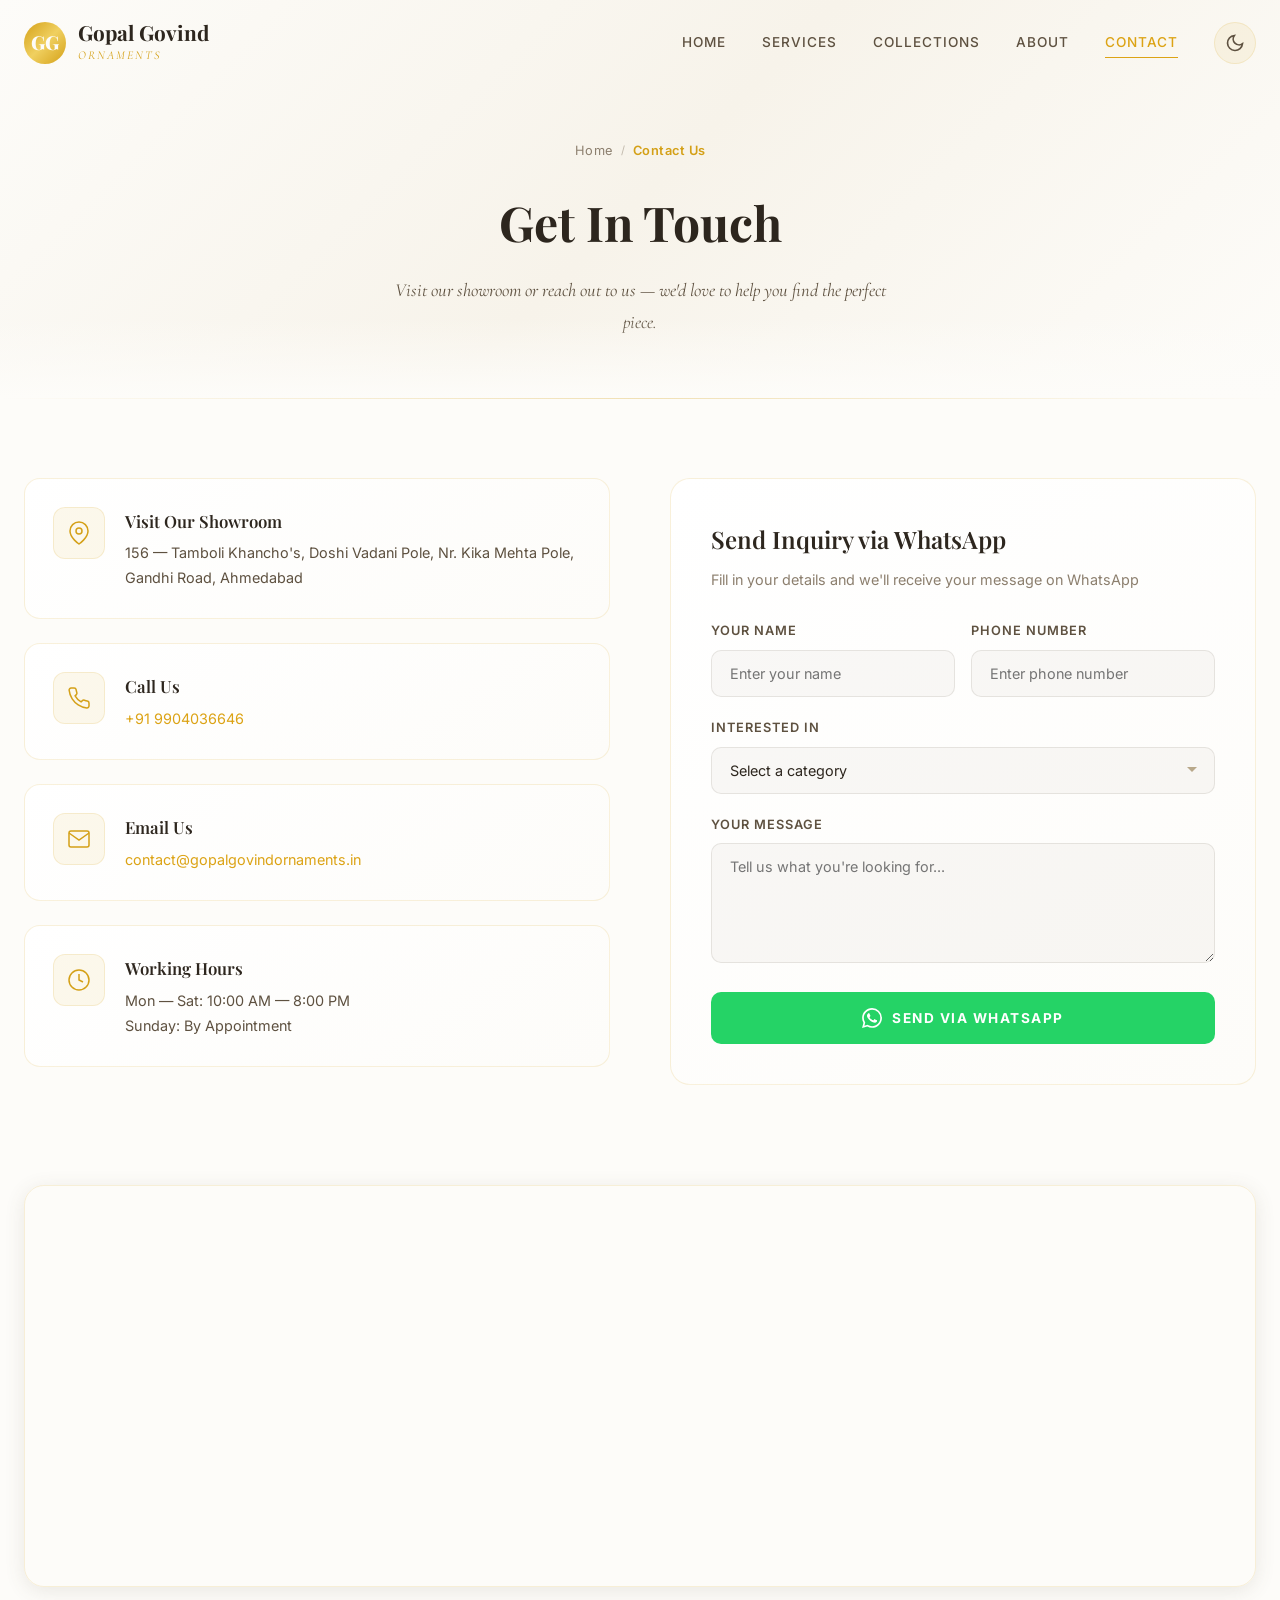
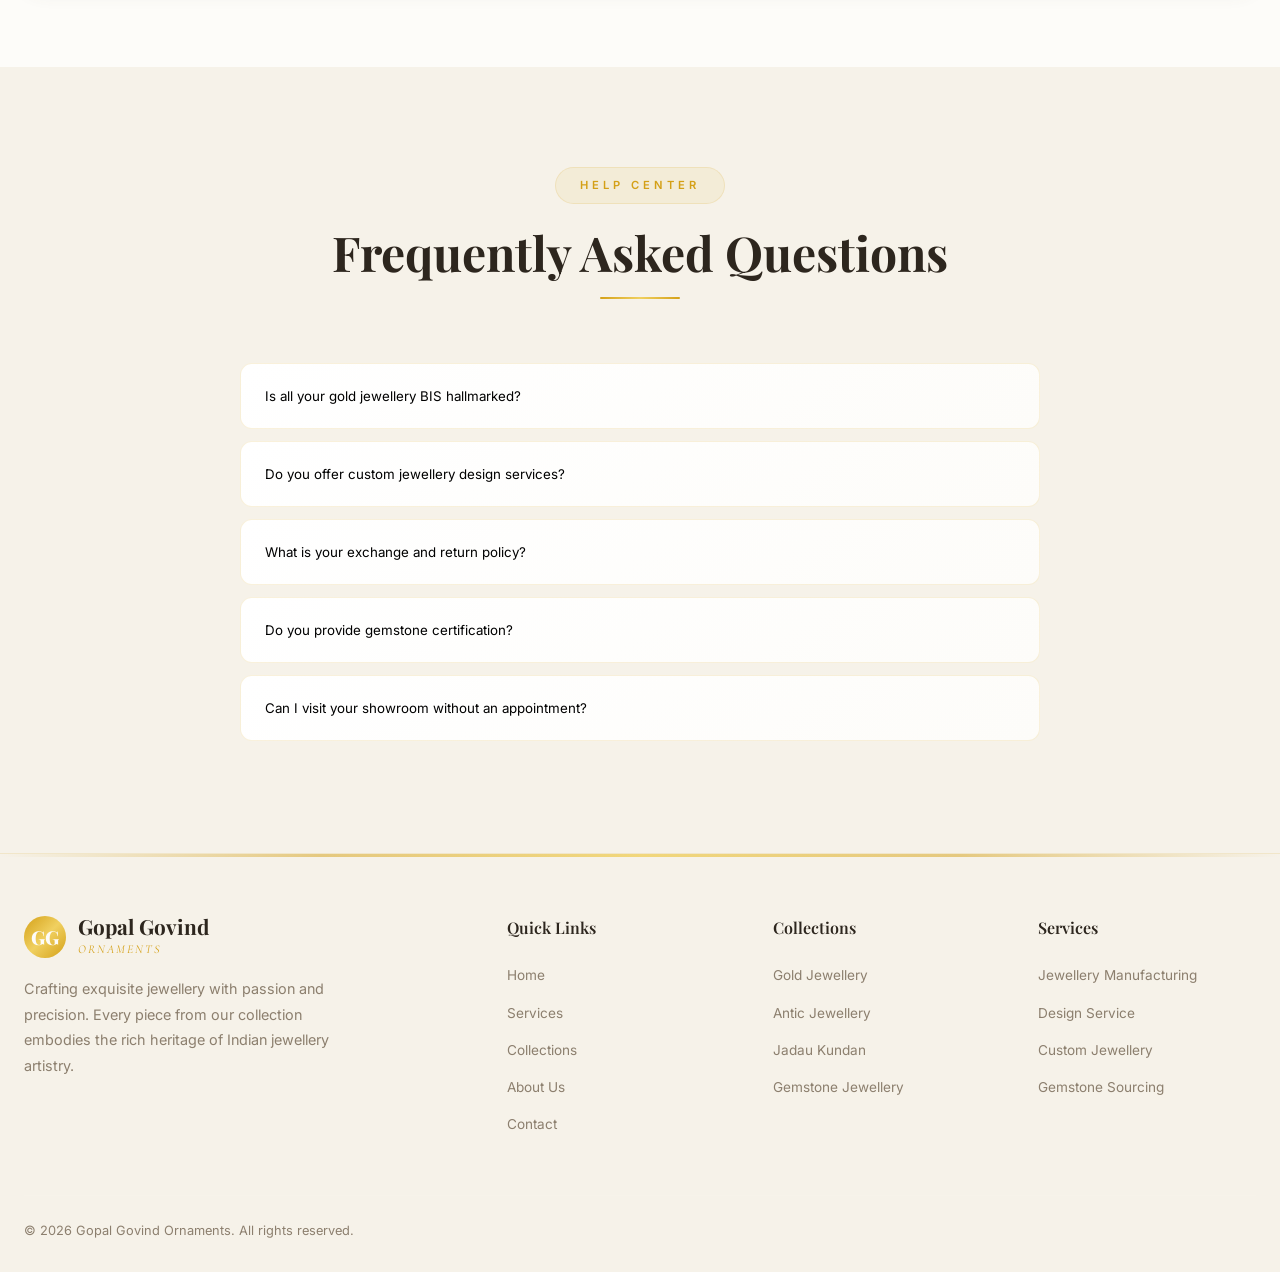
<file: contact.html>
<!DOCTYPE html>
<html lang="en">

<head>
    <meta charset="UTF-8">
    <meta name="viewport" content="width=device-width, initial-scale=1.0">
    <title>Contact Us — Gopal Govind Ornaments</title>
    <meta name="description"
        content="Get in touch with Gopal Govind Ornaments for inquiries, custom designs, or to visit our showroom in Ahmedabad.">
    <link rel="stylesheet" href="styles.css">
    <link rel="icon" type="image/svg+xml"
        href="data:image/svg+xml,%3Csvg xmlns='http://www.w3.org/2000/svg' viewBox='0 0 100 100'%3E%3Ctext y='.9em' font-size='90'%3E💎%3C/text%3E%3C/svg%3E">
    <script>
        (function () {
            const savedTheme = localStorage.getItem('theme');
            if (savedTheme === 'dark') {
                document.documentElement.classList.add('dark-theme');
            } else {
                document.documentElement.classList.remove('dark-theme');
            }
        })();
    </script>
</head>

<body>
    <!-- Page Loader -->
    <div class="page-loader" id="page-loader">
        <div class="loader-logo">Gopal Govind <span>Ornaments</span></div>
        <div class="loader-bar">
            <div class="loader-progress"></div>
        </div>
    </div>

    <!-- Navigation -->
    <nav class="navbar" id="navbar">
        <div class="container">
            <a href="index.html" class="nav-logo">
                <div class="nav-logo-icon">GG</div>
                <div class="nav-logo-text">
                    <span class="nav-logo-name">Gopal Govind</span>
                    <span class="nav-logo-tagline">Ornaments</span>
                </div>
            </a>

            <div class="nav-links" id="nav-links">
                <a href="index.html" class="nav-link" onclick="closeMenu()">Home</a>
                <a href="index.html#services" class="nav-link" onclick="closeMenu()">Services</a>
                <a href="collections.html" class="nav-link" onclick="closeMenu()">Collections</a>
                <a href="about.html" class="nav-link" onclick="closeMenu()">About</a>
                <a href="contact.html" class="nav-link active" onclick="closeMenu()">Contact</a>
                <button id="theme-toggle" class="theme-toggle-btn" aria-label="Toggle theme">
                    <svg class="sun-icon" viewBox="0 0 24 24" width="20" height="20" fill="none" stroke="currentColor"
                        stroke-width="2">
                        <circle cx="12" cy="12" r="5"></circle>
                        <line x1="12" y1="1" x2="12" y2="3"></line>
                        <line x1="12" y1="21" x2="12" y2="23"></line>
                        <line x1="4.22" y1="4.22" x2="5.64" y2="5.64"></line>
                        <line x1="18.36" y1="18.36" x2="19.78" y2="19.78"></line>
                        <line x1="1" y1="12" x2="3" y2="12"></line>
                        <line x1="21" y1="12" x2="23" y2="12"></line>
                        <line x1="4.22" y1="19.78" x2="5.64" y2="18.36"></line>
                        <line x1="18.36" y1="5.64" x2="19.78" y2="4.22"></line>
                    </svg>
                    <svg class="moon-icon" viewBox="0 0 24 24" width="20" height="20" fill="none" stroke="currentColor"
                        stroke-width="2">
                        <path d="M21 12.79A9 9 0 1 1 11.21 3 7 7 0 0 0 21 12.79z"></path>
                    </svg>
                </button>
            </div>

            <button class="hamburger" id="hamburger" onclick="toggleMenu()" aria-label="Toggle navigation menu">
                <span></span>
                <span></span>
                <span></span>
            </button>
        </div>
    </nav>

    <!-- Page Hero -->
    <header class="page-hero">
        <div class="container">
            <div class="breadcrumb animate-on-scroll">
                <a href="index.html">Home</a>
                <span class="breadcrumb-sep">/</span>
                <span class="breadcrumb-current">Contact Us</span>
            </div>
            <h1 class="page-hero-title animate-on-scroll" style="animation-delay: 0.1s">Get In Touch</h1>
            <p class="page-hero-subtitle animate-on-scroll" style="animation-delay: 0.2s">Visit our showroom or reach
                out to us — we'd love to help you find the perfect piece.</p>
        </div>
    </header>

    <!-- Contact Info & Form -->
    <section class="contact" style="padding-top: 80px;">
        <div class="container">
            <div class="contact-grid">
                <div class="contact-info-cards animate-on-scroll">
                    <div class="contact-card">
                        <div class="contact-card-icon">
                            <svg viewBox="0 0 24 24">
                                <path d="M21 10c0 7-9 13-9 13s-9-6-9-13a9 9 0 0118 0z" />
                                <circle cx="12" cy="10" r="3" />
                            </svg>
                        </div>
                        <div>
                            <h3 class="contact-card-title">Visit Our Showroom</h3>
                            <p class="contact-card-text">156 — Tamboli Khancho's, Doshi Vadani Pole, Nr. Kika Mehta
                                Pole, Gandhi Road, Ahmedabad</p>
                        </div>
                    </div>

                    <div class="contact-card">
                        <div class="contact-card-icon">
                            <svg viewBox="0 0 24 24">
                                <path
                                    d="M22 16.92v3a2 2 0 01-2.18 2 19.79 19.79 0 01-8.63-3.07 19.5 19.5 0 01-6-6 19.79 19.79 0 01-3.07-8.67A2 2 0 014.11 2h3a2 2 0 012 1.72 12.84 12.84 0 00.7 2.81 2 2 0 01-.45 2.11L8.09 9.91a16 16 0 006 6l1.27-1.27a2 2 0 012.11-.45 12.84 12.84 0 002.81.7A2 2 0 0122 16.92z" />
                            </svg>
                        </div>
                        <div>
                            <h3 class="contact-card-title">Call Us</h3>
                            <p class="contact-card-text"><a href="tel:+919904036646">+91 9904036646</a></p>
                        </div>
                    </div>

                    <div class="contact-card">
                        <div class="contact-card-icon">
                            <svg viewBox="0 0 24 24">
                                <path d="M4 4h16c1.1 0 2 .9 2 2v12c0 1.1-.9 2-2 2H4c-1.1 0-2-.9-2-2V6c0-1.1.9-2 2-2z" />
                                <polyline points="22,6 12,13 2,6" />
                            </svg>
                        </div>
                        <div>
                            <h3 class="contact-card-title">Email Us</h3>
                            <p class="contact-card-text"><a
                                    href="mailto:contact@gopalgovindornaments.in">contact@gopalgovindornaments.in</a>
                            </p>
                        </div>
                    </div>

                    <div class="contact-card">
                        <div class="contact-card-icon">
                            <svg viewBox="0 0 24 24">
                                <circle cx="12" cy="12" r="10" />
                                <polyline points="12 6 12 12 16 14" />
                            </svg>
                        </div>
                        <div>
                            <h3 class="contact-card-title">Working Hours</h3>
                            <p class="contact-card-text">Mon — Sat: 10:00 AM — 8:00 PM<br>Sunday: By Appointment</p>
                        </div>
                    </div>
                </div>

                <div class="contact-form-wrapper animate-on-scroll">
                    <h3 class="contact-form-title">Send Inquiry via WhatsApp</h3>
                    <p class="contact-form-subtitle">Fill in your details and we'll receive your message on WhatsApp</p>
                    <form id="contact-form">
                        <div class="form-row">
                            <div class="form-group">
                                <label for="contact-name">Your Name</label>
                                <input type="text" id="contact-name" placeholder="Enter your name" required>
                            </div>
                            <div class="form-group">
                                <label for="contact-phone">Phone Number</label>
                                <input type="tel" id="contact-phone" placeholder="Enter phone number" required>
                            </div>
                        </div>
                        <div class="form-group">
                            <label for="contact-interest">Interested In</label>
                            <select id="contact-interest" required>
                                <option value="">Select a category</option>
                                <option value="Gold Jewellery">Gold Jewellery</option>
                                <option value="Antic Jewellery">Antic Jewellery</option>
                                <option value="Jadau Kundan Jewellery">Jadau Kundan Jewellery</option>
                                <option value="Gemstone Jewellery">Gemstone Jewellery</option>
                                <option value="Custom Design">Custom Design</option>
                                <option value="Gemstone Sourcing">Gemstone Sourcing</option>
                                <option value="Other">Other</option>
                            </select>
                        </div>
                        <div class="form-group">
                            <label for="contact-message">Your Message</label>
                            <textarea id="contact-message" placeholder="Tell us what you're looking for..." rows="4"
                                required></textarea>
                        </div>
                        <button type="submit" class="btn-submit-whatsapp">
                            <svg viewBox="0 0 24 24" fill="currentColor">
                                <path
                                    d="M17.472 14.382c-.297-.149-1.758-.867-2.03-.967-.273-.099-.471-.148-.67.15-.197.297-.767.966-.94 1.164-.173.199-.347.223-.644.075-.297-.15-1.255-.463-2.39-1.475-.883-.788-1.48-1.761-1.653-2.059-.173-.297-.018-.458.13-.606.134-.133.298-.347.446-.52.149-.174.198-.298.298-.497.099-.198.05-.371-.025-.52-.075-.149-.669-1.612-.916-2.207-.242-.579-.487-.5-.669-.51-.173-.008-.371-.01-.57-.01-.198 0-.52.074-.792.372-.272.297-1.04 1.016-1.04 2.479 0 1.462 1.065 2.875 1.213 3.074.149.198 2.096 3.2 5.077 4.487.709.306 1.262.489 1.694.625.712.227 1.36.195 1.871.118.571-.085 1.758-.719 2.006-1.413.248-.694.248-1.289.173-1.413-.074-.124-.272-.198-.57-.347m-5.421 7.403h-.004a9.87 9.87 0 01-5.031-1.378l-.361-.214-3.741.982.998-3.648-.235-.374a9.86 9.86 0 01-1.51-5.26c.001-5.45 4.436-9.884 9.888-9.884 2.64 0 5.122 1.03 6.988 2.898a9.825 9.825 0 012.893 6.994c-.003 5.45-4.437 9.884-9.885 9.884m8.413-18.297A11.815 11.815 0 0012.05 0C5.495 0 .16 5.335.157 11.892c0 2.096.547 4.142 1.588 5.945L.057 24l6.305-1.654a11.882 11.882 0 005.683 1.448h.005c6.554 0 11.89-5.335 11.893-11.893a11.821 11.821 0 00-3.48-8.413z" />
                            </svg>
                            Send via WhatsApp
                        </button>
                    </form>
                </div>
            </div>
        </div>
    </section>

    <!-- Map Section -->
    <section class="map-section animate-on-scroll">
        <div class="container">
            <div class="map-container">
                <iframe
                    src="https://www.google.com/maps/embed?pb=!1m18!1m12!1m3!1d3671.9324545224385!2d72.58334461537243!3d23.02624532196651!2m3!1f0!2f0!3f0!3m2!1i1024!2i768!4f13.1!3m3!1m2!1s0x395e85cc1b91316b%3A0x63cd27429d3c5096!2sGandhi%20Rd%2C%20Old%20City%2C%20Khadia%2C%20Ahmedabad%2C%20Gujarat%20380001!5e0!3m2!1sen!2sin!4v1689255018281!5m2!1sen!2sin"
                    allowfullscreen="" loading="lazy" referrerpolicy="no-referrer-when-downgrade">
                </iframe>
            </div>
        </div>
    </section>

    <!-- FAQ Section -->
    <section class="faq-section">
        <div class="container">
            <div class="section-header animate-on-scroll">
                <div class="section-badge">Help Center</div>
                <h2 class="section-title">Frequently Asked Questions</h2>
                <div class="gold-line"></div>
            </div>

            <div class="faq-list animate-on-scroll" id="faq-list">
                <!-- FAQs will be dynamically inserted by contact.js -->
            </div>
        </div>
    </section>

    <!-- Footer -->
    <footer class="footer">
        <div class="container">
            <div class="footer-grid">
                <div>
                    <a href="index.html" class="nav-logo">
                        <div class="nav-logo-icon">GG</div>
                        <div class="nav-logo-text">
                            <span class="nav-logo-name">Gopal Govind</span>
                            <span class="nav-logo-tagline">Ornaments</span>
                        </div>
                    </a>
                    <p class="footer-brand-description">
                        Crafting exquisite jewellery with passion and precision. Every piece from our collection
                        embodies
                        the rich heritage of Indian jewellery artistry.
                    </p>
                </div>
                <div>
                    <h4 class="footer-heading">Quick Links</h4>
                    <ul class="footer-links">
                        <li><a href="index.html">Home</a></li>
                        <li><a href="index.html#services">Services</a></li>
                        <li><a href="collections.html">Collections</a></li>
                        <li><a href="about.html">About Us</a></li>
                        <li><a href="contact.html">Contact</a></li>
                    </ul>
                </div>
                <div>
                    <h4 class="footer-heading">Collections</h4>
                    <ul class="footer-links">
                        <li><a href="collections.html?category=gold">Gold Jewellery</a></li>
                        <li><a href="collections.html?category=antic">Antic Jewellery</a></li>
                        <li><a href="collections.html?category=kundan">Jadau Kundan</a></li>
                        <li><a href="collections.html?category=gemstone">Gemstone Jewellery</a></li>
                    </ul>
                </div>
                <div>
                    <h4 class="footer-heading">Services</h4>
                    <ul class="footer-links">
                        <li><a href="index.html#services">Jewellery Manufacturing</a></li>
                        <li><a href="index.html#services">Design Service</a></li>
                        <li><a href="index.html#services">Custom Jewellery</a></li>
                        <li><a href="index.html#services">Gemstone Sourcing</a></li>
                    </ul>
                </div>
            </div>
            <div class="footer-bottom">
                <p class="footer-copyright">&copy; 2026 Gopal Govind Ornaments. All rights reserved.</p>
            </div>
        </div>
    </footer>

    <!-- Back to Top -->
    <button class="back-to-top" id="back-to-top" onclick="scrollToTop()" aria-label="Back to top">
        <svg width="20" height="20" viewBox="0 0 24 24" fill="none" stroke="currentColor" stroke-width="2">
            <path d="M18 15l-6-6-6 6" />
        </svg>
    </button>

    <script src="data.js"></script>
    <script src="shared.js"></script>
    <script src="contact.js"></script>
</body>

</html>
</file>
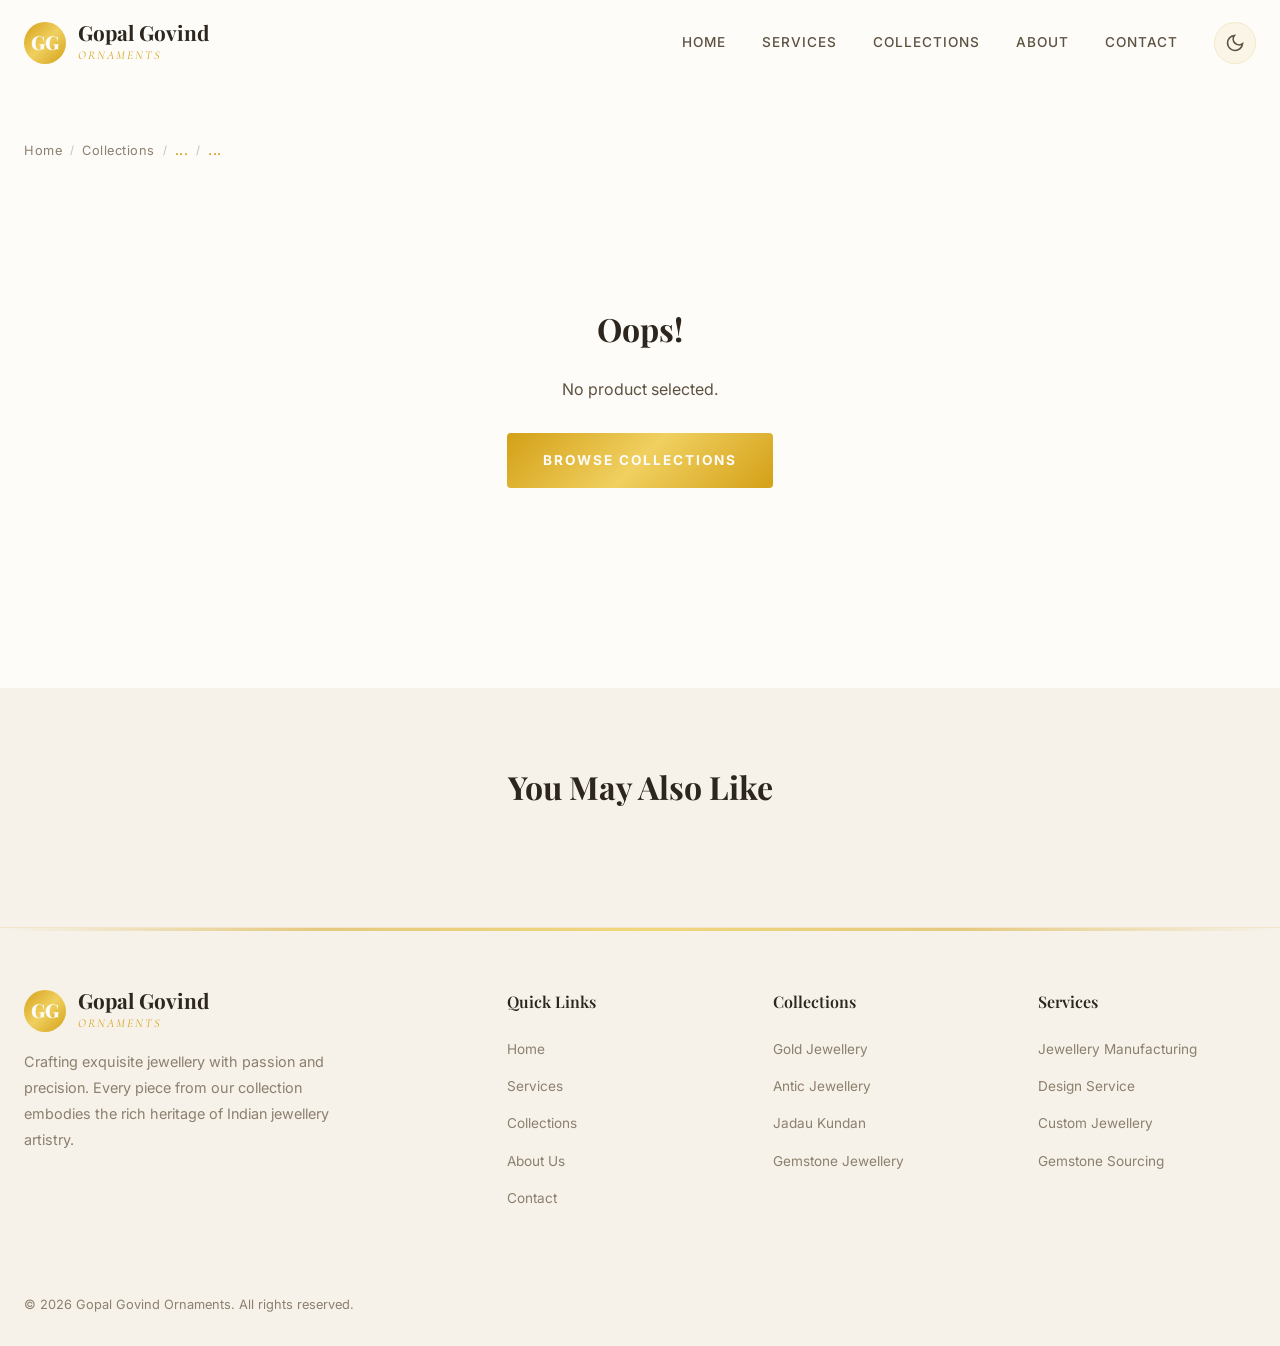
<file: product.html>
<!DOCTYPE html>
<html lang="en">

<head>
    <meta charset="UTF-8">
    <meta name="viewport" content="width=device-width, initial-scale=1.0">
    <title>Product Detail — Gopal Govind Ornaments</title>
    <meta name="description" content="Discover the fine craftsmanship of our exclusive jewellery pieces.">
    
    <!-- Open Graph / WhatsApp Preview Fallback -->
    <meta property="og:type" content="website">
    <meta property="og:title" content="Gopal Govind Ornaments">
    <meta property="og:description" content="Discover the fine craftsmanship of our exclusive jewellery pieces.">
    <meta property="og:image" content="https://www.gopalgovindornaments.com/images/gold_antique_nacklace.png">
    
    <link rel="stylesheet" href="styles.css">
    <link rel="icon" type="image/svg+xml" href="data:image/svg+xml,%3Csvg xmlns='http://www.w3.org/2000/svg' viewBox='0 0 100 100'%3E%3Ctext y='.9em' font-size='90'%3E💎%3C/text%3E%3C/svg%3E">
    <script>
        (function() {
            const savedTheme = localStorage.getItem('theme');
            if (savedTheme === 'dark') {
                document.documentElement.classList.add('dark-theme');
            } else {
                document.documentElement.classList.remove('dark-theme');
            }
        })();
    </script>
</head>

<body>
    <!-- Page Loader -->
    <div class="page-loader" id="page-loader">
        <div class="loader-logo">Gopal Govind <span>Ornaments</span></div>
        <div class="loader-bar">
            <div class="loader-progress"></div>
        </div>
    </div>

    <!-- Navigation -->
    <nav class="navbar" id="navbar">
        <div class="container">
            <a href="index.html" class="nav-logo">
                <div class="nav-logo-icon">GG</div>
                <div class="nav-logo-text">
                    <span class="nav-logo-name">Gopal Govind</span>
                    <span class="nav-logo-tagline">Ornaments</span>
                </div>
            </a>

            <div class="nav-links" id="nav-links">
                <a href="index.html" class="nav-link" onclick="closeMenu()">Home</a>
                <a href="index.html#services" class="nav-link" onclick="closeMenu()">Services</a>
                <a href="collections.html" class="nav-link" onclick="closeMenu()">Collections</a>
                <a href="about.html" class="nav-link" onclick="closeMenu()">About</a>
                <a href="contact.html" class="nav-link" onclick="closeMenu()">Contact</a>
                <button id="theme-toggle" class="theme-toggle-btn" aria-label="Toggle theme">
                    <svg class="sun-icon" viewBox="0 0 24 24" width="20" height="20" fill="none" stroke="currentColor" stroke-width="2">
                        <circle cx="12" cy="12" r="5"></circle>
                        <line x1="12" y1="1" x2="12" y2="3"></line>
                        <line x1="12" y1="21" x2="12" y2="23"></line>
                        <line x1="4.22" y1="4.22" x2="5.64" y2="5.64"></line>
                        <line x1="18.36" y1="18.36" x2="19.78" y2="19.78"></line>
                        <line x1="1" y1="12" x2="3" y2="12"></line>
                        <line x1="21" y1="12" x2="23" y2="12"></line>
                        <line x1="4.22" y1="19.78" x2="5.64" y2="18.36"></line>
                        <line x1="18.36" y1="5.64" x2="19.78" y2="4.22"></line>
                    </svg>
                    <svg class="moon-icon" viewBox="0 0 24 24" width="20" height="20" fill="none" stroke="currentColor" stroke-width="2">
                        <path d="M21 12.79A9 9 0 1 1 11.21 3 7 7 0 0 0 21 12.79z"></path>
                    </svg>
                </button>
            </div>

            <button class="hamburger" id="hamburger" onclick="toggleMenu()" aria-label="Toggle navigation menu">
                <span></span>
                <span></span>
                <span></span>
            </button>
        </div>
    </nav>

    <!-- Product Detail Section -->
    <section class="product-detail-section" style="padding-top: 140px;">
        <div class="container">
            <div class="breadcrumb" id="product-breadcrumb" style="justify-content: flex-start; margin-bottom: 40px;">
                <a href="index.html">Home</a>
                <span class="breadcrumb-sep">/</span>
                <a href="collections.html">Collections</a>
                <span class="breadcrumb-sep">/</span>
                <span class="breadcrumb-current" id="bc-category">...</span>
                <span class="breadcrumb-sep">/</span>
                <span class="breadcrumb-current" id="bc-product">...</span>
            </div>

            <div class="product-detail-grid">
                <!-- Image Side -->
                <div class="product-detail-image-wrapper animate-on-scroll">
                    <img id="pd-image" src="" alt="Product Image">
                </div>

                <!-- Info Side -->
                <div class="product-detail-info animate-on-scroll" style="animation-delay: 0.1s;">
                    <div class="product-detail-badge" id="pd-badge">...</div>
                    <h1 class="product-detail-name" id="pd-name">Loading...</h1>
                    
                    <div class="product-detail-specs" id="pd-specs">
                        <!-- Specs injected by JS -->
                    </div>
                    
                    <div class="product-detail-specs" style="margin-top: 15px;">
                        <div class="spec-row">
                            <span class="spec-label">Availability</span>
                            <span class="spec-value" style="color: #25d366;">Made to Order</span>
                        </div>
                    </div>

                    <div class="product-order-form" style="margin-top: 25px; padding: 22px; border: 1px solid rgba(212,160,23,0.2); border-radius: 14px; background: rgba(212,160,23,0.03);">
                        <h3 style="margin-bottom: 18px; font-size: 1.15rem; font-family: var(--font-display);">Customize &amp; Order</h3>

                        <div style="margin-bottom: 18px;">
                            <label style="display: block; margin-bottom: 10px; font-size: 0.8rem; font-weight: 600; letter-spacing: 1px; text-transform: uppercase; color: var(--text-secondary);">Weight Category</label>
                            <div class="weight-btn-group" id="weight-btn-group">
                                <!-- Buttons injected by JS -->
                            </div>
                        </div>

                        <div style="margin-bottom: 20px;">
                            <label for="order-custom" style="display: block; margin-bottom: 8px; font-size: 0.8rem; font-weight: 600; letter-spacing: 1px; text-transform: uppercase; color: var(--text-secondary);">Special Requests</label>
                            <textarea id="order-custom" class="form-control" rows="3" style="width: 100%; padding: 12px 14px; border-radius: 8px; border: 1px solid rgba(212,160,23,0.2); background: transparent; color: var(--text-primary); resize: vertical; font-family: var(--font-body); font-size: 0.9rem; outline: none;" placeholder="Any changes or customizations..."></textarea>
                        </div>

                        <button id="pd-submit-order" class="btn-whatsapp-lg" style="width: 100%; justify-content: center; border: none; cursor: pointer;">
                            <svg viewBox="0 0 24 24" fill="currentColor">
                                <path d="M17.472 14.382c-.297-.149-1.758-.867-2.03-.967-.273-.099-.471-.148-.67.15-.197.297-.767.966-.94 1.164-.173.199-.347.223-.644.075-.297-.15-1.255-.463-2.39-1.475-.883-.788-1.48-1.761-1.653-2.059-.173-.297-.018-.458.13-.606.134-.133.298-.347.446-.52.149-.174.198-.298.298-.497.099-.198.05-.371-.025-.52-.075-.149-.669-1.612-.916-2.207-.242-.579-.487-.5-.669-.51-.173-.008-.371-.01-.57-.01-.198 0-.52.074-.792.372-.272.297-1.04 1.016-1.04 2.479 0 1.462 1.065 2.875 1.213 3.074.149.198 2.096 3.2 5.077 4.487.709.306 1.262.489 1.694.625.712.227 1.36.195 1.871.118.571-.085 1.758-.719 2.006-1.413.248-.694.248-1.289.173-1.413-.074-.124-.272-.198-.57-.347m-5.421 7.403h-.004a9.87 9.87 0 01-5.031-1.378l-.361-.214-3.741.982.998-3.648-.235-.374a9.86 9.86 0 01-1.51-5.26c.001-5.45 4.436-9.884 9.888-9.884 2.64 0 5.122 1.03 6.988 2.898a9.825 9.825 0 012.893 6.994c-.003 5.45-4.437 9.884-9.885 9.884m8.413-18.297A11.815 11.815 0 0012.05 0C5.495 0 .16 5.335.157 11.892c0 2.096.547 4.142 1.588 5.945L.057 24l6.305-1.654a11.882 11.882 0 005.683 1.448h.005c6.554 0 11.89-5.335 11.893-11.893a11.821 11.821 0 00-3.48-8.413z" />
                            </svg>
                            Order on WhatsApp
                        </button>
                    </div>
                        <a href="collections.html" class="btn-back-collections">
                            <svg width="20" height="20" viewBox="0 0 24 24" fill="none" stroke="currentColor" stroke-width="2">
                                <path d="M19 12H5M12 19l-7-7 7-7"/>
                            </svg>
                            Back
                        </a>
                    </div>
                </div>
            </div>
        </div>
    </section>

    <!-- Related Products -->
    <section class="related-products-section">
        <div class="container">
            <h3 class="section-title" style="text-align: center; margin-bottom: 40px; font-size: 2rem;">You May Also Like</h3>
            <div class="products-grid" id="related-products-grid">
                <!-- Related products injected by JS -->
            </div>
        </div>
    </section>

    <!-- Footer -->
    <footer class="footer">
        <div class="container">
            <div class="footer-grid">
                <div>
                    <a href="index.html" class="nav-logo">
                        <div class="nav-logo-icon">GG</div>
                        <div class="nav-logo-text">
                            <span class="nav-logo-name">Gopal Govind</span>
                            <span class="nav-logo-tagline">Ornaments</span>
                        </div>
                    </a>
                    <p class="footer-brand-description">
                        Crafting exquisite jewellery with passion and precision. Every piece from our collection embodies
                        the rich heritage of Indian jewellery artistry.
                    </p>
                </div>
                <div>
                    <h4 class="footer-heading">Quick Links</h4>
                    <ul class="footer-links">
                        <li><a href="index.html">Home</a></li>
                        <li><a href="index.html#services">Services</a></li>
                        <li><a href="collections.html">Collections</a></li>
                        <li><a href="about.html">About Us</a></li>
                        <li><a href="contact.html">Contact</a></li>
                    </ul>
                </div>
                <div>
                    <h4 class="footer-heading">Collections</h4>
                    <ul class="footer-links">
                        <li><a href="collections.html?category=gold">Gold Jewellery</a></li>
                        <li><a href="collections.html?category=antic">Antic Jewellery</a></li>
                        <li><a href="collections.html?category=kundan">Jadau Kundan</a></li>
                        <li><a href="collections.html?category=gemstone">Gemstone Jewellery</a></li>
                    </ul>
                </div>
                <div>
                    <h4 class="footer-heading">Services</h4>
                    <ul class="footer-links">
                        <li><a href="index.html#services">Jewellery Manufacturing</a></li>
                        <li><a href="index.html#services">Design Service</a></li>
                        <li><a href="index.html#services">Custom Jewellery</a></li>
                        <li><a href="index.html#services">Gemstone Sourcing</a></li>
                    </ul>
                </div>
            </div>
            <div class="footer-bottom">
                <p class="footer-copyright">&copy; 2026 Gopal Govind Ornaments. All rights reserved.</p>
            </div>
        </div>
    </footer>

    <script src="data.js"></script>
    <script src="shared.js"></script>
    <script src="product-detail.js"></script>
</body>

</html>
</file>
<file: styles.css>
/* ========================================
   GOPAL GOVIND ORNAMENTS — Design System
   Premium Luxury Jewellery E-commerce
   ======================================== */

@import url('https://fonts.googleapis.com/css2?family=Playfair+Display:ital,wght@0,400;0,500;0,600;0,700;0,800;1,400;1,500&family=Inter:wght@300;400;500;600;700&family=Cormorant+Garamond:ital,wght@0,400;0,500;0,600;0,700;1,400;1,500&display=swap');

/* ── CSS Custom Properties ── */
:root {
  /* Primary Gold Palette */
  --gold-50: #fefce8;
  --gold-100: #fef9c3;
  --gold-200: #fef08a;
  --gold-300: #fde047;
  --gold-400: #dca315; /* Darker gold for better contrast on light backgrounds */
  --gold-500: #d4a017;
  --gold-600: #b8860b;
  --gold-700: #96700a;
  --gold-800: #7a5c0e;
  --gold-900: #5c4409;

  /* Background Palette (Light Theme Default) */
  --bg-primary: #fdfcf9;
  --bg-secondary: #f6f2e9;
  --bg-tertiary: #ebe5d8;
  --bg-card: #ffffff;
  --bg-elevated: #ffffff;

  /* Text Colors */
  --text-primary: #2d261e;
  --text-secondary: #5e5140;
  --text-muted: #8c7f6e;
  --text-gold: #c79514;

  /* Accent Colors */
  --ruby: #9b1b30;
  --ruby-light: #c41e3a;
  --emerald: #1b6b3a;
  --emerald-light: #2d8b57;
  --sapphire: #1b3a6b;
  --sapphire-light: #2952a3;

  /* Gradients */
  --gradient-gold: linear-gradient(135deg, #d4a017, #f0d060, #d4a017);
  --gradient-gold-subtle: linear-gradient(135deg, rgba(212, 160, 23, 0.1), rgba(240, 208, 96, 0.03));
  --gradient-dark: linear-gradient(180deg, #fdfcf9 0%, #f6f2e9 50%, #fdfcf9 100%);
  --gradient-hero: linear-gradient(135deg, #fdfcf9 0%, #f7f3ea 50%, #fdfcf9 100%);
  --gradient-card: linear-gradient(145deg, #ffffff, #fdfcf9);

  /* Shadows */
  --shadow-sm: 0 2px 8px rgba(94, 81, 64, 0.08);
  --shadow-md: 0 4px 20px rgba(94, 81, 64, 0.12);
  --shadow-lg: 0 8px 40px rgba(94, 81, 64, 0.16);
  --shadow-gold: 0 4px 30px rgba(212, 160, 23, 0.1);
  --shadow-gold-lg: 0 8px 50px rgba(212, 160, 23, 0.15);

  /* Typography */
  --font-display: 'Playfair Display', serif;
  --font-body: 'Inter', sans-serif;
  --font-elegant: 'Cormorant Garamond', serif;

  /* Spacing */
  --section-padding: 100px 0;
  --container-width: 1280px;

  /* Borders */
  --border-gold: 1px solid rgba(212, 160, 23, 0.15);
  --border-gold-strong: 1px solid rgba(212, 160, 23, 0.35);

  /* Transitions */
  --transition-fast: 0.2s cubic-bezier(0.4, 0, 0.2, 1);
  --transition-smooth: 0.4s cubic-bezier(0.4, 0, 0.2, 1);
  --transition-slow: 0.6s cubic-bezier(0.4, 0, 0.2, 1);

  /* Semantic UI overlays & inputs */
  --overlay-bg: rgba(253, 252, 249, 0.95);
  --card-overlay-bg: rgba(253, 252, 249, 0.85);
  --border-subtle: 1px solid rgba(94, 81, 64, 0.1);
  --form-input-bg: rgba(94, 81, 64, 0.04);
  --form-input-border: 1px solid rgba(94, 81, 64, 0.12);
  --loader-bg: rgba(94, 81, 64, 0.1);
}

/* ── Dark Theme Override ── */
html.dark-theme {
  --gold-400: #facc15;
  
  /* Dark Background Palette */
  --bg-primary: #0a0a0a;
  --bg-secondary: #111111;
  --bg-tertiary: #1a1a1a;
  --bg-card: #141414;
  --bg-elevated: #1e1e1e;

  /* Text Colors */
  --text-primary: #f5f0e8;
  --text-secondary: #b8a88a;
  --text-muted: #8a7d6b;
  --text-gold: #d4a017;

  /* Gradients */
  --gradient-dark: linear-gradient(180deg, #0a0a0a 0%, #111111 50%, #0a0a0a 100%);
  --gradient-hero: linear-gradient(135deg, #0a0a0a 0%, #1a1510 50%, #0a0a0a 100%);
  --gradient-card: linear-gradient(145deg, rgba(30, 30, 30, 0.9), rgba(20, 20, 20, 0.95));

  /* Shadows */
  --shadow-sm: 0 2px 8px rgba(0, 0, 0, 0.3);
  --shadow-md: 0 4px 20px rgba(0, 0, 0, 0.4);
  --shadow-lg: 0 8px 40px rgba(0, 0, 0, 0.5);
  --shadow-gold: 0 4px 30px rgba(212, 160, 23, 0.15);
  --shadow-gold-lg: 0 8px 50px rgba(212, 160, 23, 0.25);

  /* Borders */
  --border-gold: 1px solid rgba(212, 160, 23, 0.2);
  --border-gold-strong: 1px solid rgba(212, 160, 23, 0.4);

  /* Semantic UI overlays & inputs */
  --overlay-bg: rgba(10, 10, 10, 0.95);
  --card-overlay-bg: rgba(10, 10, 10, 0.8);
  --border-subtle: 1px solid rgba(255, 255, 255, 0.05);
  --form-input-bg: rgba(255, 255, 255, 0.03);
  --form-input-border: 1px solid rgba(255, 255, 255, 0.08);
  --loader-bg: rgba(255, 255, 255, 0.05);
}


/* ── Reset & Base ── */
*,
*::before,
*::after {
  margin: 0;
  padding: 0;
  box-sizing: border-box;
}

html {
  scroll-behavior: smooth;
  font-size: 16px;
}

body {
  font-family: var(--font-body);
  background-color: var(--bg-primary);
  color: var(--text-primary);
  line-height: 1.7;
  overflow-x: hidden;
  -webkit-font-smoothing: antialiased;
  -moz-osx-font-smoothing: grayscale;
}

a {
  text-decoration: none;
  color: inherit;
}

ul, ol {
  list-style: none;
}

img {
  max-width: 100%;
  display: block;
}

button {
  border: none;
  outline: none;
  cursor: pointer;
  font-family: var(--font-body);
}

/* ── Container ── */
.container {
  max-width: var(--container-width);
  margin: 0 auto;
  padding: 0 24px;
}

/* ── Decorative Elements ── */
.gold-line {
  width: 80px;
  height: 2px;
  background: var(--gradient-gold);
  margin: 16px auto;
  border-radius: 2px;
}

.section-badge {
  display: inline-block;
  font-family: var(--font-body);
  font-size: 0.7rem;
  font-weight: 600;
  letter-spacing: 4px;
  text-transform: uppercase;
  color: var(--gold-500);
  background: rgba(212, 160, 23, 0.08);
  padding: 8px 24px;
  border-radius: 50px;
  border: 1px solid rgba(212, 160, 23, 0.15);
  margin-bottom: 20px;
}

.section-title {
  font-family: var(--font-display);
  font-size: 3rem;
  font-weight: 700;
  color: var(--text-primary);
  margin-bottom: 16px;
  line-height: 1.2;
}

.section-subtitle {
  font-family: var(--font-elegant);
  font-size: 1.2rem;
  color: var(--text-secondary);
  max-width: 600px;
  margin: 0 auto;
  font-style: italic;
}

.section-header {
  text-align: center;
  margin-bottom: 64px;
}

/* ── Scroll Animations ── */
.animate-on-scroll {
  opacity: 0;
  transform: translateY(40px);
  transition: opacity 0.8s ease, transform 0.8s ease;
}

.animate-on-scroll.visible {
  opacity: 1;
  transform: translateY(0);
}

/* =====================
   NAVIGATION
   ===================== */
.navbar {
  position: fixed;
  top: 0;
  left: 0;
  width: 100%;
  z-index: 1000;
  padding: 20px 0;
  transition: var(--transition-smooth);
}

.navbar.scrolled {
  padding: 12px 0;
  background: var(--overlay-bg);
  backdrop-filter: blur(20px);
  -webkit-backdrop-filter: blur(20px);
  border-bottom: var(--border-gold);
  box-shadow: var(--shadow-md);
}

.navbar .container {
  display: flex;
  justify-content: space-between;
  align-items: center;
}

.nav-logo {
  display: flex;
  align-items: center;
  gap: 12px;
}

.nav-logo-icon {
  width: 42px;
  height: 42px;
  background: var(--gradient-gold);
  border-radius: 50%;
  display: flex;
  align-items: center;
  justify-content: center;
  font-family: var(--font-display);
  font-size: 1.2rem;
  font-weight: 800;
  color: var(--bg-primary);
}

.nav-logo-text {
  display: flex;
  flex-direction: column;
}

.nav-logo-name {
  font-family: var(--font-display);
  font-size: 1.3rem;
  font-weight: 700;
  color: var(--text-primary);
  line-height: 1.2;
}

.nav-logo-tagline {
  font-family: var(--font-elegant);
  font-size: 0.75rem;
  color: var(--gold-500);
  letter-spacing: 2px;
  text-transform: uppercase;
  font-style: italic;
}

.nav-links {
  display: flex;
  gap: 36px;
  align-items: center;
}

.nav-link {
  font-size: 0.85rem;
  font-weight: 500;
  letter-spacing: 1px;
  text-transform: uppercase;
  color: var(--text-secondary);
  transition: var(--transition-fast);
  position: relative;
}

.nav-link::after {
  content: '';
  position: absolute;
  bottom: -4px;
  left: 0;
  width: 0;
  height: 1px;
  background: var(--gold-500);
  transition: var(--transition-smooth);
}

.nav-link:hover {
  color: var(--gold-400);
}

.nav-link:hover::after {
  width: 100%;
}

/* Theme Toggle Button */
.theme-toggle-btn {
  display: flex;
  align-items: center;
  justify-content: center;
  width: 42px;
  height: 42px;
  background: rgba(212, 160, 23, 0.08);
  border: var(--border-gold);
  border-radius: 50%;
  color: var(--text-secondary);
  transition: var(--transition-smooth);
  cursor: pointer;
}

.theme-toggle-btn:hover {
  background: rgba(212, 160, 23, 0.15);
  border-color: var(--gold-500);
  color: var(--gold-400);
  transform: scale(1.05) rotate(15deg);
  box-shadow: var(--shadow-gold);
}

.theme-toggle-btn svg {
  transition: transform 0.5s cubic-bezier(0.4, 0, 0.2, 1);
}

.theme-toggle-btn:active svg {
  transform: scale(0.85);
}

/* Toggle visibility of sun/moon icons based on theme */
html:not(.dark-theme) .sun-icon {
  display: none !important;
}

html:not(.dark-theme) .moon-icon {
  display: block !important;
}

html.dark-theme .sun-icon {
  display: block !important;
}

html.dark-theme .moon-icon {
  display: none !important;
}

@media (max-width: 768px) {
  .theme-toggle-btn {
    margin: 10px auto 0 auto;
  }
}

.nav-whatsapp {
  display: flex;
  align-items: center;
  gap: 8px;
  padding: 10px 24px;
  background: rgba(37, 211, 102, 0.1);
  border: 1px solid rgba(37, 211, 102, 0.3);
  border-radius: 50px;
  color: #25d366;
  font-size: 0.85rem;
  font-weight: 600;
  transition: var(--transition-smooth);
}

.nav-whatsapp:hover {
  background: rgba(37, 211, 102, 0.2);
  border-color: rgba(37, 211, 102, 0.5);
  box-shadow: 0 4px 20px rgba(37, 211, 102, 0.15);
}

.nav-whatsapp svg {
  width: 18px;
  height: 18px;
}

/* Hamburger */
.hamburger {
  display: none;
  flex-direction: column;
  gap: 5px;
  background: transparent;
  padding: 8px;
  cursor: pointer;
}

.hamburger span {
  width: 28px;
  height: 2px;
  background: var(--text-primary);
  transition: var(--transition-fast);
  border-radius: 2px;
}

.hamburger.active span:nth-child(1) {
  transform: rotate(45deg) translate(5px, 5px);
}

.hamburger.active span:nth-child(2) {
  opacity: 0;
}

.hamburger.active span:nth-child(3) {
  transform: rotate(-45deg) translate(5px, -5px);
}

/* =====================
   HERO SECTION
   ===================== */
.hero {
  min-height: 100vh;
  display: flex;
  align-items: center;
  position: relative;
  background: var(--gradient-hero);
  overflow: hidden;
}

.hero::before {
  content: '';
  position: absolute;
  top: 0;
  left: 0;
  width: 100%;
  height: 100%;
  background: 
    radial-gradient(ellipse 800px 600px at 20% 50%, rgba(212, 160, 23, 0.06) 0%, transparent 70%),
    radial-gradient(ellipse 600px 400px at 80% 30%, rgba(212, 160, 23, 0.04) 0%, transparent 70%);
  pointer-events: none;
}

.hero::after {
  content: '';
  position: absolute;
  bottom: 0;
  left: 0;
  width: 100%;
  height: 200px;
  background: linear-gradient(to top, var(--bg-primary), transparent);
  pointer-events: none;
}

.hero .container {
  display: grid;
  grid-template-columns: 1fr 1fr;
  gap: 80px;
  align-items: center;
  position: relative;
  z-index: 1;
}

.hero-content {
  padding-top: 80px;
}

.hero-badge {
  display: inline-flex;
  align-items: center;
  gap: 8px;
  font-size: 0.7rem;
  font-weight: 600;
  letter-spacing: 4px;
  text-transform: uppercase;
  color: var(--gold-500);
  margin-bottom: 28px;
  animation: fadeInUp 1s ease 0.2s both;
}

.hero-badge::before {
  content: '';
  width: 40px;
  height: 1px;
  background: var(--gold-500);
}

.hero-title {
  font-family: var(--font-display);
  font-size: 4.5rem;
  font-weight: 700;
  line-height: 1.1;
  margin-bottom: 24px;
  animation: fadeInUp 1s ease 0.4s both;
}

.hero-title span {
  background: var(--gradient-gold);
  -webkit-background-clip: text;
  -webkit-text-fill-color: transparent;
  background-clip: text;
}

.hero-description {
  font-family: var(--font-elegant);
  font-size: 1.25rem;
  color: var(--text-secondary);
  line-height: 1.8;
  margin-bottom: 40px;
  max-width: 500px;
  font-style: italic;
  animation: fadeInUp 1s ease 0.6s both;
}

.hero-buttons {
  display: flex;
  gap: 16px;
  flex-wrap: wrap;
  animation: fadeInUp 1s ease 0.8s both;
}

.btn-primary {
  display: inline-flex;
  align-items: center;
  gap: 10px;
  padding: 16px 36px;
  background: var(--gradient-gold);
  color: var(--bg-primary);
  font-weight: 700;
  font-size: 0.85rem;
  letter-spacing: 2px;
  text-transform: uppercase;
  border-radius: 4px;
  transition: var(--transition-smooth);
  position: relative;
  overflow: hidden;
}

.btn-primary::before {
  content: '';
  position: absolute;
  inset: 0;
  background: linear-gradient(135deg, rgba(255,255,255,0.3), transparent);
  opacity: 0;
  transition: var(--transition-smooth);
}

.btn-primary:hover {
  box-shadow: var(--shadow-gold-lg);
  transform: translateY(-2px);
}

.btn-primary:hover::before {
  opacity: 1;
}

.btn-secondary {
  display: inline-flex;
  align-items: center;
  gap: 10px;
  padding: 16px 36px;
  background: transparent;
  color: var(--text-primary);
  font-weight: 600;
  font-size: 0.85rem;
  letter-spacing: 2px;
  text-transform: uppercase;
  border: var(--border-gold-strong);
  border-radius: 4px;
  transition: var(--transition-smooth);
}

.btn-secondary:hover {
  background: rgba(212, 160, 23, 0.08);
  border-color: var(--gold-500);
  color: var(--gold-400);
  box-shadow: var(--shadow-gold);
}

/* Hero Image */
.hero-image-wrapper {
  position: relative;
  display: flex;
  justify-content: center;
  align-items: center;
  padding-top: 80px;
  animation: fadeIn 1.2s ease 0.5s both;
}

.hero-image-container {
  position: relative;
  width: 480px;
  height: 480px;
}

.hero-image-ring {
  position: absolute;
  inset: -20px;
  border: 1px solid rgba(212, 160, 23, 0.15);
  border-radius: 50%;
  animation: rotate 30s linear infinite;
}

.hero-image-ring::before {
  content: '';
  position: absolute;
  top: -4px;
  left: 50%;
  width: 8px;
  height: 8px;
  background: var(--gold-500);
  border-radius: 50%;
}

.hero-image-ring-2 {
  position: absolute;
  inset: -50px;
  border: 1px solid rgba(212, 160, 23, 0.08);
  border-radius: 50%;
  animation: rotate 45s linear infinite reverse;
}

.hero-main-image {
  width: 100%;
  height: 100%;
  border-radius: 50%;
  object-fit: cover;
  border: 2px solid rgba(212, 160, 23, 0.2);
  box-shadow: var(--shadow-gold-lg);
}

.hero-floating-card {
  position: absolute;
  background: var(--overlay-bg);
  backdrop-filter: blur(20px);
  border: var(--border-gold);
  border-radius: 12px;
  padding: 16px 20px;
  animation: float 4s ease-in-out infinite;
}

.hero-floating-card.card-1 {
  bottom: 60px;
  left: -40px;
  animation-delay: 0s;
}

.hero-floating-card.card-2 {
  top: 80px;
  right: -30px;
  animation-delay: 2s;
}

.floating-label {
  font-size: 0.65rem;
  font-weight: 600;
  letter-spacing: 2px;
  text-transform: uppercase;
  color: var(--gold-500);
  margin-bottom: 4px;
}

.floating-value {
  font-family: var(--font-display);
  font-size: 1.4rem;
  font-weight: 700;
  color: var(--text-primary);
}

/* Hero Stats */
.hero-stats {
  display: flex;
  gap: 48px;
  margin-top: 48px;
  padding-top: 32px;
  border-top: var(--border-gold);
  animation: fadeInUp 1s ease 1s both;
}

.hero-stat-number {
  font-family: var(--font-display);
  font-size: 2rem;
  font-weight: 700;
  color: var(--gold-400);
  line-height: 1;
}

.hero-stat-label {
  font-size: 0.75rem;
  color: var(--text-muted);
  letter-spacing: 1px;
  text-transform: uppercase;
  margin-top: 4px;
}

/* =====================
   SERVICES SECTION
   ===================== */
.services {
  padding: var(--section-padding);
  background: var(--bg-secondary);
  position: relative;
}

.services::before {
  content: '';
  position: absolute;
  top: 0;
  left: 0;
  width: 100%;
  height: 1px;
  background: linear-gradient(90deg, transparent, rgba(212, 160, 23, 0.3), transparent);
}

.services-grid {
  display: grid;
  grid-template-columns: repeat(4, 1fr);
  gap: 24px;
}

.service-card {
  padding: 40px 28px;
  background: var(--gradient-card);
  border: var(--border-gold);
  border-radius: 16px;
  text-align: center;
  transition: var(--transition-smooth);
  position: relative;
  overflow: hidden;
}

.service-card::before {
  content: '';
  position: absolute;
  top: 0;
  left: 0;
  width: 100%;
  height: 100%;
  background: linear-gradient(180deg, rgba(212, 160, 23, 0.05) 0%, transparent 50%);
  opacity: 0;
  transition: var(--transition-smooth);
}

.service-card:hover {
  transform: translateY(-8px);
  border-color: rgba(212, 160, 23, 0.4);
  box-shadow: var(--shadow-gold);
}

.service-card:hover::before {
  opacity: 1;
}

.service-icon {
  width: 64px;
  height: 64px;
  background: rgba(212, 160, 23, 0.08);
  border: 1px solid rgba(212, 160, 23, 0.15);
  border-radius: 16px;
  display: flex;
  align-items: center;
  justify-content: center;
  margin: 0 auto 20px;
  transition: var(--transition-smooth);
  position: relative;
  z-index: 1;
}

.service-card:hover .service-icon {
  background: rgba(212, 160, 23, 0.15);
  border-color: rgba(212, 160, 23, 0.3);
  transform: scale(1.1);
}

.service-icon svg {
  width: 28px;
  height: 28px;
  stroke: var(--gold-500);
  fill: none;
  stroke-width: 1.5;
}

.service-title {
  font-family: var(--font-display);
  font-size: 1.15rem;
  font-weight: 600;
  margin-bottom: 12px;
  color: var(--text-primary);
  position: relative;
  z-index: 1;
}

.service-description {
  font-size: 0.9rem;
  color: var(--text-muted);
  line-height: 1.7;
  position: relative;
  z-index: 1;
}

/* =====================
   PRODUCTS SECTION
   ===================== */
.products {
  padding: var(--section-padding);
  background: var(--bg-primary);
  position: relative;
}

/* Category Filter */
.category-filter {
  display: flex;
  justify-content: center;
  gap: 8px;
  margin-bottom: 48px;
  flex-wrap: wrap;
}

.filter-btn {
  padding: 12px 28px;
  background: transparent;
  color: var(--text-secondary);
  font-size: 0.8rem;
  font-weight: 600;
  letter-spacing: 1.5px;
  text-transform: uppercase;
  border: var(--border-gold);
  border-radius: 50px;
  cursor: pointer;
  transition: var(--transition-smooth);
}

.filter-btn:hover {
  color: var(--gold-400);
  border-color: rgba(212, 160, 23, 0.4);
  background: rgba(212, 160, 23, 0.05);
}

.filter-btn.active {
  background: var(--gradient-gold);
  color: var(--bg-primary);
  border-color: var(--gold-500);
  font-weight: 700;
}

/* Product Grid */
.products-grid {
  display: grid;
  grid-template-columns: repeat(auto-fill, minmax(320px, 1fr));
  gap: 28px;
}

.product-card {
  background: var(--bg-card);
  border: var(--border-gold);
  border-radius: 16px;
  overflow: hidden;
  transition: var(--transition-smooth);
  position: relative;
}

.product-card:hover {
  transform: translateY(-6px);
  border-color: rgba(212, 160, 23, 0.4);
  box-shadow: var(--shadow-gold);
}

.product-image-wrapper {
  position: relative;
  overflow: hidden;
  aspect-ratio: 1 / 1;
}

.product-image {
  width: 100%;
  height: 100%;
  object-fit: cover;
  transition: transform 0.6s ease;
}

.product-card:hover .product-image {
  transform: scale(1.05);
}

.product-category-badge {
  position: absolute;
  top: 16px;
  left: 16px;
  padding: 6px 16px;
  background: var(--card-overlay-bg);
  backdrop-filter: blur(10px);
  border: 1px solid rgba(212, 160, 23, 0.2);
  border-radius: 50px;
  font-size: 0.65rem;
  font-weight: 600;
  letter-spacing: 2px;
  text-transform: uppercase;
  color: var(--gold-400);
}

.product-quick-view {
  position: absolute;
  bottom: 16px;
  right: 16px;
  width: 44px;
  height: 44px;
  background: var(--card-overlay-bg);
  backdrop-filter: blur(10px);
  border: 1px solid rgba(212, 160, 23, 0.2);
  border-radius: 50%;
  display: flex;
  align-items: center;
  justify-content: center;
  color: var(--gold-400);
  opacity: 0;
  transform: translateY(10px);
  transition: var(--transition-smooth);
  cursor: pointer;
}

.product-card:hover .product-quick-view {
  opacity: 1;
  transform: translateY(0);
}

.product-quick-view:hover {
  background: rgba(212, 160, 23, 0.2);
  border-color: rgba(212, 160, 23, 0.4);
}

.product-info {
  padding: 24px;
}

.product-name {
  font-family: var(--font-display);
  font-size: 1.2rem;
  font-weight: 600;
  color: var(--text-primary);
  margin-bottom: 8px;
}

.product-description {
  font-size: 0.85rem;
  color: var(--text-muted);
  line-height: 1.6;
  margin-bottom: 20px;
}

.product-footer {
  display: flex;
  align-items: center;
  justify-content: space-between;
  gap: 12px;
}

.product-price {
  font-family: var(--font-display);
  font-size: 1.1rem;
  font-weight: 700;
  color: var(--gold-400);
}

.product-price .price-label {
  font-family: var(--font-body);
  font-size: 0.7rem;
  font-weight: 500;
  color: var(--text-muted);
  display: block;
  margin-bottom: 2px;
}

.btn-whatsapp {
  display: inline-flex;
  align-items: center;
  gap: 10px;
  padding: 12px 24px;
  background: rgba(212, 160, 23, 0.04);
  border: 1px solid rgba(212, 160, 23, 0.25);
  border-radius: 50px;
  color: var(--text-primary);
  font-family: var(--font-body);
  font-size: 0.75rem;
  font-weight: 600;
  text-transform: uppercase;
  letter-spacing: 1.5px;
  transition: var(--transition-smooth);
  cursor: pointer;
  white-space: nowrap;
  box-shadow: 0 2px 10px rgba(0, 0, 0, 0.02);
}

.btn-whatsapp:hover {
  background: var(--gradient-gold);
  color: var(--bg-primary);
  border-color: transparent;
  box-shadow: 0 4px 15px rgba(212, 160, 23, 0.25);
  transform: translateY(-2px);
}

.btn-whatsapp svg {
  width: 16px;
  height: 16px;
  flex-shrink: 0;
  color: #25d366;
  transition: var(--transition-fast);
}

.btn-whatsapp:hover svg {
  color: var(--bg-primary);
}

/* =====================
   PRODUCT MODAL
   ===================== */
.modal-overlay {
  position: fixed;
  inset: 0;
  background: rgba(0, 0, 0, 0.85);
  backdrop-filter: blur(10px);
  z-index: 2000;
  display: flex;
  align-items: center;
  justify-content: center;
  opacity: 0;
  visibility: hidden;
  transition: var(--transition-smooth);
  padding: 24px;
}

.modal-overlay.active {
  opacity: 1;
  visibility: visible;
}

.modal {
  background: var(--bg-elevated);
  border: var(--border-gold);
  border-radius: 20px;
  max-width: 900px;
  width: 100%;
  max-height: 90vh;
  overflow-y: auto;
  display: grid;
  grid-template-columns: 1fr 1fr;
  transform: scale(0.9) translateY(20px);
  transition: var(--transition-smooth);
  box-shadow: var(--shadow-lg);
}

.modal-overlay.active .modal {
  transform: scale(1) translateY(0);
}

.modal-image {
  position: relative;
  overflow: hidden;
  border-radius: 20px 0 0 20px;
}

.modal-image img {
  width: 100%;
  height: 100%;
  object-fit: cover;
  min-height: 400px;
}

.modal-close {
  position: absolute;
  top: 16px;
  right: 16px;
  width: 40px;
  height: 40px;
  background: var(--card-overlay-bg);
  backdrop-filter: blur(10px);
  border: var(--border-subtle);
  border-radius: 50%;
  display: flex;
  align-items: center;
  justify-content: center;
  color: var(--text-primary);
  font-size: 1.2rem;
  cursor: pointer;
  transition: var(--transition-fast);
  z-index: 10;
}

.modal-close:hover {
  background: rgba(212, 160, 23, 0.2);
  border-color: rgba(212, 160, 23, 0.4);
}

.modal-content {
  padding: 40px;
  display: flex;
  flex-direction: column;
  justify-content: center;
}

.modal-category {
  font-size: 0.7rem;
  font-weight: 600;
  letter-spacing: 3px;
  text-transform: uppercase;
  color: var(--gold-500);
  margin-bottom: 12px;
}

.modal-title {
  font-family: var(--font-display);
  font-size: 2rem;
  font-weight: 700;
  color: var(--text-primary);
  margin-bottom: 16px;
  line-height: 1.2;
}

.modal-description {
  font-size: 0.95rem;
  color: var(--text-secondary);
  line-height: 1.8;
  margin-bottom: 24px;
}

.modal-details {
  margin-bottom: 28px;
}

.modal-detail-row {
  display: flex;
  justify-content: space-between;
  padding: 12px 0;
  border-bottom: var(--border-subtle);
}

.modal-detail-label {
  font-size: 0.85rem;
  color: var(--text-muted);
}

.modal-detail-value {
  font-size: 0.85rem;
  font-weight: 600;
  color: var(--text-primary);
}

.modal-price {
  font-family: var(--font-display);
  font-size: 1.5rem;
  font-weight: 700;
  color: var(--gold-400);
  margin-bottom: 24px;
}

.modal-whatsapp-btn {
  display: inline-flex;
  align-items: center;
  justify-content: center;
  gap: 10px;
  padding: 16px 32px;
  background: #25d366;
  color: #fff;
  font-size: 0.9rem;
  font-weight: 700;
  letter-spacing: 1px;
  text-transform: uppercase;
  border-radius: 8px;
  cursor: pointer;
  transition: var(--transition-smooth);
  width: 100%;
}

.modal-whatsapp-btn:hover {
  background: #20b858;
  box-shadow: 0 6px 30px rgba(37, 211, 102, 0.35);
  transform: translateY(-2px);
}

.modal-whatsapp-btn svg {
  width: 22px;
  height: 22px;
}

/* =====================
   ABOUT SECTION
   ===================== */
.about {
  padding: var(--section-padding);
  background: var(--bg-secondary);
  position: relative;
}

.about::before {
  content: '';
  position: absolute;
  top: 0;
  left: 0;
  width: 100%;
  height: 1px;
  background: linear-gradient(90deg, transparent, rgba(212, 160, 23, 0.3), transparent);
}

.about-grid {
  display: grid;
  grid-template-columns: 1fr 1fr;
  gap: 80px;
  align-items: center;
}

.about-content {
  padding-right: 40px;
}

.about-text {
  font-size: 1rem;
  color: var(--text-secondary);
  line-height: 1.9;
  margin-bottom: 20px;
}

.about-features {
  display: grid;
  grid-template-columns: 1fr 1fr;
  gap: 20px;
  margin-top: 32px;
}

.about-feature {
  display: flex;
  align-items: center;
  gap: 12px;
}

.about-feature-icon {
  width: 40px;
  height: 40px;
  background: rgba(212, 160, 23, 0.08);
  border: 1px solid rgba(212, 160, 23, 0.15);
  border-radius: 10px;
  display: flex;
  align-items: center;
  justify-content: center;
  flex-shrink: 0;
}

.about-feature-icon svg {
  width: 20px;
  height: 20px;
  stroke: var(--gold-500);
  fill: none;
  stroke-width: 1.5;
}

.about-feature-text {
  font-size: 0.85rem;
  font-weight: 500;
  color: var(--text-primary);
}

.about-image-section {
  position: relative;
}

.about-image-grid {
  display: grid;
  grid-template-columns: 1fr 1fr;
  gap: 16px;
}

.about-image-grid img {
  border-radius: 12px;
  border: var(--border-gold);
  transition: var(--transition-smooth);
  width: 100%;
  height: 240px;
  object-fit: cover;
}

.about-image-grid img:nth-child(2) {
  margin-top: 40px;
}

.about-image-grid img:hover {
  border-color: rgba(212, 160, 23, 0.4);
  box-shadow: var(--shadow-gold);
}

/* =====================
   CONTACT SECTION
   ===================== */
.contact {
  padding: var(--section-padding);
  background: var(--bg-primary);
  position: relative;
}

.contact::before {
  content: '';
  position: absolute;
  top: 0;
  left: 0;
  width: 100%;
  height: 1px;
  background: linear-gradient(90deg, transparent, rgba(212, 160, 23, 0.3), transparent);
}

.contact-grid {
  display: grid;
  grid-template-columns: 1fr 1fr;
  gap: 60px;
}

.contact-info-cards {
  display: flex;
  flex-direction: column;
  gap: 24px;
}

.contact-card {
  display: flex;
  gap: 20px;
  padding: 28px;
  background: var(--gradient-card);
  border: var(--border-gold);
  border-radius: 16px;
  transition: var(--transition-smooth);
}

.contact-card:hover {
  border-color: rgba(212, 160, 23, 0.4);
  transform: translateX(6px);
  box-shadow: var(--shadow-gold);
}

.contact-card-icon {
  width: 52px;
  height: 52px;
  background: rgba(212, 160, 23, 0.08);
  border: 1px solid rgba(212, 160, 23, 0.15);
  border-radius: 12px;
  display: flex;
  align-items: center;
  justify-content: center;
  flex-shrink: 0;
}

.contact-card-icon svg {
  width: 24px;
  height: 24px;
  stroke: var(--gold-500);
  fill: none;
  stroke-width: 1.5;
}

.contact-card-title {
  font-family: var(--font-display);
  font-size: 1.05rem;
  font-weight: 600;
  color: var(--text-primary);
  margin-bottom: 6px;
}

.contact-card-text {
  font-size: 0.9rem;
  color: var(--text-secondary);
  line-height: 1.7;
}

.contact-card-text a {
  color: var(--gold-400);
  transition: var(--transition-fast);
}

.contact-card-text a:hover {
  color: var(--gold-300);
}

/* Contact Form */
.contact-form-wrapper {
  background: var(--gradient-card);
  border: var(--border-gold);
  border-radius: 20px;
  padding: 40px;
}

.contact-form-title {
  font-family: var(--font-display);
  font-size: 1.5rem;
  font-weight: 600;
  margin-bottom: 8px;
  color: var(--text-primary);
}

.contact-form-subtitle {
  font-size: 0.9rem;
  color: var(--text-muted);
  margin-bottom: 28px;
}

.form-group {
  margin-bottom: 20px;
}

.form-group label {
  display: block;
  font-size: 0.8rem;
  font-weight: 600;
  letter-spacing: 1px;
  text-transform: uppercase;
  color: var(--text-secondary);
  margin-bottom: 8px;
}

.form-group input,
.form-group textarea,
.form-group select {
  width: 100%;
  padding: 14px 18px;
  background: var(--form-input-bg);
  border: var(--form-input-border);
  border-radius: 10px;
  color: var(--text-primary);
  font-family: var(--font-body);
  font-size: 0.9rem;
  transition: var(--transition-fast);
  outline: none;
}

.form-group input:focus,
.form-group textarea:focus,
.form-group select:focus {
  border-color: rgba(212, 160, 23, 0.4);
  background: var(--form-input-bg);
  box-shadow: 0 0 0 3px rgba(212, 160, 23, 0.08);
}

.form-group textarea {
  resize: vertical;
  min-height: 120px;
}

.form-group select {
  appearance: none;
  background-image: url("data:image/svg+xml,%3Csvg xmlns='http://www.w3.org/2000/svg' width='12' height='12' viewBox='0 0 12 12'%3E%3Cpath fill='%23b8a88a' d='M6 8L1 3h10z'/%3E%3C/svg%3E");
  background-repeat: no-repeat;
  background-position: right 16px center;
  padding-right: 40px;
}

.form-group select option {
  background: var(--bg-elevated);
  color: var(--text-primary);
}

.form-row {
  display: grid;
  grid-template-columns: 1fr 1fr;
  gap: 16px;
}

.btn-submit-whatsapp {
  display: inline-flex;
  align-items: center;
  justify-content: center;
  gap: 10px;
  width: 100%;
  padding: 16px 32px;
  background: #25d366;
  color: #fff;
  font-size: 0.85rem;
  font-weight: 700;
  letter-spacing: 1.5px;
  text-transform: uppercase;
  border-radius: 10px;
  cursor: pointer;
  transition: var(--transition-smooth);
  border: none;
}

.btn-submit-whatsapp:hover {
  background: #20b858;
  box-shadow: 0 6px 30px rgba(37, 211, 102, 0.35);
  transform: translateY(-2px);
}

.btn-submit-whatsapp svg {
  width: 20px;
  height: 20px;
}

/* =====================
   FOOTER
   ===================== */
.footer {
  padding: 60px 0 30px;
  background: var(--bg-secondary);
  border-top: 1px solid rgba(212, 160, 23, 0.1);
}

.footer-grid {
  display: grid;
  grid-template-columns: 2fr 1fr 1fr 1fr;
  gap: 48px;
  margin-bottom: 48px;
}

.footer-brand-description {
  font-size: 0.9rem;
  color: var(--text-muted);
  line-height: 1.8;
  margin-top: 16px;
  max-width: 320px;
}

.footer-heading {
  font-family: var(--font-display);
  font-size: 1rem;
  font-weight: 600;
  color: var(--text-primary);
  margin-bottom: 20px;
}

.footer-links li {
  margin-bottom: 10px;
}

.footer-links a {
  font-size: 0.85rem;
  color: var(--text-muted);
  transition: var(--transition-fast);
}

.footer-links a:hover {
  color: var(--gold-400);
  padding-left: 4px;
}

.footer-bottom {
  padding-top: 24px;
  border-top: 1px solid rgba(255, 255, 255, 0.05);
  display: flex;
  justify-content: space-between;
  align-items: center;
}

.footer-copyright {
  font-size: 0.8rem;
  color: var(--text-muted);
}

.footer-social {
  display: flex;
  gap: 12px;
}

.footer-social a {
  width: 40px;
  height: 40px;
  background: rgba(255, 255, 255, 0.03);
  border: 1px solid rgba(255, 255, 255, 0.08);
  border-radius: 10px;
  display: flex;
  align-items: center;
  justify-content: center;
  color: var(--text-muted);
  transition: var(--transition-smooth);
}

.footer-social a:hover {
  background: rgba(212, 160, 23, 0.1);
  border-color: rgba(212, 160, 23, 0.3);
  color: var(--gold-400);
}

.footer-social svg {
  width: 18px;
  height: 18px;
}

/* =====================
   FLOATING WHATSAPP
   ===================== */
.whatsapp-float {
  position: fixed;
  bottom: 28px;
  right: 28px;
  z-index: 999;
  width: 60px;
  height: 60px;
  background: #25d366;
  border-radius: 50%;
  display: flex;
  align-items: center;
  justify-content: center;
  box-shadow: 0 4px 20px rgba(37, 211, 102, 0.4);
  transition: var(--transition-smooth);
  animation: pulse-whatsapp 2s ease-in-out infinite;
}

.whatsapp-float:hover {
  transform: scale(1.1);
  box-shadow: 0 6px 30px rgba(37, 211, 102, 0.5);
}

.whatsapp-float svg {
  width: 30px;
  height: 30px;
  fill: #fff;
}

/* =====================
   BACK TO TOP
   ===================== */
.back-to-top {
  position: fixed;
  bottom: 28px;
  right: 100px;
  z-index: 999;
  width: 48px;
  height: 48px;
  background: rgba(20, 20, 20, 0.9);
  backdrop-filter: blur(10px);
  border: var(--border-gold);
  border-radius: 50%;
  display: flex;
  align-items: center;
  justify-content: center;
  color: var(--gold-500);
  cursor: pointer;
  opacity: 0;
  visibility: hidden;
  transition: var(--transition-smooth);
}

.back-to-top.visible {
  opacity: 1;
  visibility: visible;
}

.back-to-top:hover {
  background: rgba(212, 160, 23, 0.1);
  border-color: rgba(212, 160, 23, 0.4);
  transform: translateY(-4px);
}
/* =====================
   PAGE HERO (Inner Pages)
   ===================== */
.page-hero {
  padding: 140px 0 60px;
  background: var(--gradient-hero);
  position: relative;
  text-align: center;
}

.page-hero::after {
  content: '';
  position: absolute;
  bottom: 0;
  left: 0;
  width: 100%;
  height: 80px;
  background: linear-gradient(to top, var(--bg-primary), transparent);
  pointer-events: none;
}

.page-hero-title {
  font-family: var(--font-display);
  font-size: 3rem;
  font-weight: 700;
  color: var(--text-primary);
  margin-bottom: 12px;
}

.page-hero-subtitle {
  font-family: var(--font-elegant);
  font-size: 1.15rem;
  color: var(--text-secondary);
  font-style: italic;
  max-width: 500px;
  margin: 0 auto;
}

/* =====================
   BREADCRUMB
   ===================== */
.breadcrumb {
  display: flex;
  align-items: center;
  gap: 8px;
  justify-content: center;
  margin-bottom: 20px;
  flex-wrap: wrap;
}

.breadcrumb a {
  font-size: 0.8rem;
  color: var(--text-muted);
  transition: var(--transition-fast);
  letter-spacing: 0.5px;
}

.breadcrumb a:hover {
  color: var(--gold-500);
}

.breadcrumb-sep {
  font-size: 0.7rem;
  color: var(--text-muted);
  opacity: 0.5;
}

.breadcrumb-current {
  font-size: 0.8rem;
  color: var(--gold-500);
  font-weight: 600;
  letter-spacing: 0.5px;
}

/* =====================
   COLLECTIONS PAGE
   ===================== */
.collections-layout {
  display: grid;
  grid-template-columns: 280px 1fr;
  gap: 40px;
  padding: var(--section-padding);
}

/* Sidebar Filters */
.filter-sidebar {
  position: sticky;
  top: 100px;
  align-self: start;
}

.filter-section {
  margin-bottom: 28px;
}

.filter-section-title {
  font-family: var(--font-display);
  font-size: 1rem;
  font-weight: 600;
  color: var(--text-primary);
  margin-bottom: 14px;
  padding-bottom: 10px;
  border-bottom: var(--border-gold);
}

.filter-option {
  display: flex;
  align-items: center;
  gap: 10px;
  padding: 8px 0;
  cursor: pointer;
  transition: var(--transition-fast);
}

.filter-option:hover {
  color: var(--gold-500);
}

.filter-checkbox {
  width: 18px;
  height: 18px;
  border: 2px solid var(--text-muted);
  border-radius: 4px;
  display: flex;
  align-items: center;
  justify-content: center;
  transition: var(--transition-fast);
  flex-shrink: 0;
}

.filter-option.active .filter-checkbox {
  background: var(--gradient-gold);
  border-color: var(--gold-500);
}

.filter-option.active .filter-checkbox::after {
  content: '✓';
  color: var(--bg-primary);
  font-size: 0.7rem;
  font-weight: 700;
}

.filter-label {
  font-size: 0.9rem;
  color: var(--text-secondary);
}

.filter-option.active .filter-label {
  color: var(--text-primary);
  font-weight: 600;
}

.filter-count {
  font-size: 0.75rem;
  color: var(--text-muted);
  margin-left: auto;
}

.filter-reset-btn {
  display: inline-flex;
  align-items: center;
  gap: 6px;
  padding: 10px 20px;
  background: transparent;
  border: var(--border-gold);
  border-radius: 8px;
  color: var(--text-secondary);
  font-size: 0.8rem;
  font-weight: 500;
  cursor: pointer;
  transition: var(--transition-smooth);
  width: 100%;
  justify-content: center;
}

.filter-reset-btn:hover {
  background: rgba(212, 160, 23, 0.08);
  border-color: var(--gold-500);
  color: var(--gold-500);
}

/* Collection Toolbar */
.collection-toolbar {
  display: flex;
  justify-content: space-between;
  align-items: center;
  margin-bottom: 28px;
  flex-wrap: wrap;
  gap: 16px;
}

.collection-count {
  font-size: 0.9rem;
  color: var(--text-secondary);
}

.collection-count strong {
  color: var(--text-primary);
  font-weight: 700;
}

.collection-controls {
  display: flex;
  align-items: center;
  gap: 12px;
}

.sort-select {
  padding: 10px 36px 10px 14px;
  background: var(--form-input-bg);
  border: var(--form-input-border);
  border-radius: 8px;
  color: var(--text-primary);
  font-family: var(--font-body);
  font-size: 0.85rem;
  cursor: pointer;
  appearance: none;
  background-image: url("data:image/svg+xml,%3Csvg xmlns='http://www.w3.org/2000/svg' width='12' height='12' viewBox='0 0 12 12'%3E%3Cpath fill='%23b8a88a' d='M6 8L1 3h10z'/%3E%3C/svg%3E");
  background-repeat: no-repeat;
  background-position: right 12px center;
  outline: none;
}

.sort-select option {
  background: var(--bg-elevated);
  color: var(--text-primary);
}

.view-toggle {
  display: flex;
  border: var(--form-input-border);
  border-radius: 8px;
  overflow: hidden;
}

.view-btn {
  display: flex;
  align-items: center;
  justify-content: center;
  width: 40px;
  height: 38px;
  background: transparent;
  color: var(--text-muted);
  cursor: pointer;
  transition: var(--transition-fast);
  border: none;
}

.view-btn.active {
  background: rgba(212, 160, 23, 0.1);
  color: var(--gold-500);
}

.view-btn:hover:not(.active) {
  color: var(--text-primary);
}

.view-btn svg {
  width: 18px;
  height: 18px;
  stroke: currentColor;
  fill: none;
  stroke-width: 2;
}

/* List View */
.products-grid.list-view {
  grid-template-columns: 1fr;
}

.products-grid.list-view .product-card {
  display: grid;
  grid-template-columns: 280px 1fr;
}

.products-grid.list-view .product-image-wrapper {
  aspect-ratio: auto;
  height: 100%;
  min-height: 200px;
}

/* Product Quick View Overlay (new link-based) */
.product-image-wrapper {
  display: block;
  position: relative;
  overflow: hidden;
  aspect-ratio: 1 / 1;
}

.product-quick-view-overlay {
  position: absolute;
  inset: 0;
  background: rgba(0,0,0,0.4);
  display: flex;
  flex-direction: column;
  align-items: center;
  justify-content: center;
  gap: 8px;
  opacity: 0;
  transition: var(--transition-smooth);
  color: #fff;
  font-size: 0.8rem;
  font-weight: 600;
  letter-spacing: 1px;
  text-transform: uppercase;
}

.product-card:hover .product-quick-view-overlay {
  opacity: 1;
}

.product-name a {
  color: inherit;
  transition: var(--transition-fast);
}

.product-name a:hover {
  color: var(--gold-500);
}

/* Mobile filter toggle */
.filter-toggle-mobile {
  display: none;
  padding: 12px 24px;
  background: var(--gradient-card);
  border: var(--border-gold);
  border-radius: 10px;
  color: var(--text-primary);
  font-size: 0.85rem;
  font-weight: 600;
  cursor: pointer;
  align-items: center;
  gap: 8px;
  margin-bottom: 20px;
  width: 100%;
  justify-content: center;
}

.filter-toggle-mobile svg {
  width: 18px;
  height: 18px;
  stroke: currentColor;
  fill: none;
  stroke-width: 2;
}

/* =====================
   PRODUCT DETAIL PAGE
   ===================== */
.product-detail-section {
  padding: var(--section-padding);
}

.product-detail-grid {
  display: grid;
  grid-template-columns: 1fr 1fr;
  gap: 60px;
  align-items: start;
}

.product-detail-image-wrapper {
  position: relative;
  border-radius: 20px;
  overflow: hidden;
  border: var(--border-gold);
  background: var(--bg-card);
}

.product-detail-image-wrapper img {
  width: 100%;
  display: block;
  transition: transform 0.5s ease;
  cursor: zoom-in;
}

.product-detail-image-wrapper:hover img {
  transform: scale(1.05);
}

.product-detail-badge {
  display: inline-block;
  padding: 6px 20px;
  background: rgba(212, 160, 23, 0.08);
  border: 1px solid rgba(212, 160, 23, 0.15);
  border-radius: 50px;
  font-size: 0.7rem;
  font-weight: 600;
  letter-spacing: 3px;
  text-transform: uppercase;
  color: var(--gold-500);
  margin-bottom: 16px;
}

.product-detail-name {
  font-family: var(--font-display);
  font-size: 2.5rem;
  font-weight: 700;
  color: var(--text-primary);
  margin-bottom: 20px;
  line-height: 1.2;
}

.product-detail-description {
  font-size: 1rem;
  color: var(--text-secondary);
  line-height: 1.9;
  margin-bottom: 32px;
}

.product-detail-specs {
  margin-bottom: 32px;
}

.spec-row {
  display: flex;
  justify-content: space-between;
  align-items: center;
  padding: 14px 0;
  border-bottom: var(--border-subtle);
}

.spec-label {
  font-size: 0.9rem;
  color: var(--text-muted);
  font-weight: 500;
}

.spec-value {
  font-size: 0.9rem;
  font-weight: 600;
  color: var(--text-primary);
}

.product-detail-price {
  font-family: var(--font-display);
  font-size: 1.8rem;
  font-weight: 700;
  color: var(--gold-400);
  margin-bottom: 28px;
}

.product-detail-cta {
  display: flex;
  gap: 16px;
  flex-wrap: wrap;
}

.btn-whatsapp-lg {
  display: inline-flex;
  align-items: center;
  justify-content: center;
  gap: 10px;
  padding: 18px 40px;
  background: #25d366;
  color: #fff;
  font-size: 0.95rem;
  font-weight: 700;
  letter-spacing: 1px;
  text-transform: uppercase;
  border-radius: 10px;
  cursor: pointer;
  transition: var(--transition-smooth);
  flex: 1;
  min-width: 200px;
}

.btn-whatsapp-lg:hover {
  background: #20b858;
  box-shadow: 0 6px 30px rgba(37, 211, 102, 0.35);
  transform: translateY(-2px);
}

.btn-whatsapp-lg svg {
  width: 22px;
  height: 22px;
}

.btn-back-collections {
  display: inline-flex;
  align-items: center;
  gap: 8px;
  padding: 18px 32px;
  background: transparent;
  border: var(--border-gold-strong);
  border-radius: 10px;
  color: var(--text-primary);
  font-size: 0.85rem;
  font-weight: 600;
  letter-spacing: 1px;
  text-transform: uppercase;
  transition: var(--transition-smooth);
}

.btn-back-collections:hover {
  background: rgba(212, 160, 23, 0.08);
  border-color: var(--gold-500);
  color: var(--gold-500);
}

/* Related Products */
.related-products-section {
  padding: 80px 0;
  background: var(--bg-secondary);
}

/* =====================
   TESTIMONIALS
   ===================== */
.testimonials {
  padding: var(--section-padding);
  background: var(--bg-primary);
  position: relative;
}

.testimonials::before {
  content: '';
  position: absolute;
  top: 0;
  left: 0;
  width: 100%;
  height: 1px;
  background: linear-gradient(90deg, transparent, rgba(212, 160, 23, 0.3), transparent);
}

.testimonials-container {
  position: relative;
  max-width: 700px;
  margin: 0 auto;
  overflow: hidden;
}

.testimonial-track {
  display: flex;
  transition: transform 0.5s ease;
}

.testimonial-slide {
  min-width: 100%;
  text-align: center;
  padding: 0 20px;
}

.testimonial-quote {
  font-family: var(--font-elegant);
  font-size: 1.3rem;
  font-style: italic;
  color: var(--text-secondary);
  line-height: 1.9;
  margin-bottom: 28px;
  position: relative;
}

.testimonial-quote::before {
  content: '"';
  font-family: var(--font-display);
  font-size: 4rem;
  color: var(--gold-500);
  opacity: 0.3;
  position: absolute;
  top: -20px;
  left: 50%;
  transform: translateX(-50%);
}

.testimonial-stars {
  display: flex;
  justify-content: center;
  gap: 4px;
  margin-bottom: 16px;
}

.testimonial-stars svg {
  width: 18px;
  height: 18px;
  fill: var(--gold-400);
}

.testimonial-author {
  font-family: var(--font-display);
  font-size: 1.1rem;
  font-weight: 600;
  color: var(--text-primary);
}

.testimonial-location {
  font-size: 0.85rem;
  color: var(--text-muted);
  margin-top: 4px;
}

.testimonial-dots {
  display: flex;
  justify-content: center;
  gap: 10px;
  margin-top: 36px;
}

.testimonial-dot {
  width: 10px;
  height: 10px;
  border-radius: 50%;
  background: var(--text-muted);
  opacity: 0.3;
  cursor: pointer;
  transition: var(--transition-fast);
  border: none;
}

.testimonial-dot.active {
  background: var(--gold-500);
  opacity: 1;
  transform: scale(1.2);
}

/* =====================
   VALUES SECTION (About)
   ===================== */
.values-section {
  padding: var(--section-padding);
  background: var(--bg-secondary);
}

.values-grid {
  display: grid;
  grid-template-columns: repeat(4, 1fr);
  gap: 24px;
}

.value-card {
  text-align: center;
  padding: 40px 24px;
  background: var(--gradient-card);
  border: var(--border-gold);
  border-radius: 16px;
  transition: var(--transition-smooth);
}

.value-card:hover {
  transform: translateY(-6px);
  box-shadow: var(--shadow-gold);
  border-color: rgba(212, 160, 23, 0.4);
}

.value-icon {
  width: 64px;
  height: 64px;
  background: rgba(212, 160, 23, 0.08);
  border: 1px solid rgba(212, 160, 23, 0.15);
  border-radius: 50%;
  display: flex;
  align-items: center;
  justify-content: center;
  margin: 0 auto 20px;
}

.value-icon svg {
  width: 28px;
  height: 28px;
  stroke: var(--gold-500);
  fill: none;
  stroke-width: 1.5;
}

.value-title {
  font-family: var(--font-display);
  font-size: 1.15rem;
  font-weight: 600;
  color: var(--text-primary);
  margin-bottom: 10px;
}

.value-text {
  font-size: 0.9rem;
  color: var(--text-muted);
  line-height: 1.7;
}

/* =====================
   FAQ ACCORDION
   ===================== */
.faq-section {
  padding: var(--section-padding);
  background: var(--bg-secondary);
}

.faq-list {
  max-width: 800px;
  margin: 0 auto;
}

.faq-item {
  margin-bottom: 12px;
  border: var(--border-gold);
  border-radius: 12px;
  overflow: hidden;
  background: var(--gradient-card);
  transition: var(--transition-smooth);
}

.faq-item:hover {
  border-color: rgba(212, 160, 23, 0.35);
}

.faq-question {
  display: flex;
  justify-content: space-between;
  align-items: center;
  padding: 20px 24px;
  cursor: pointer;
  gap: 16px;
  background: transparent;
  border: none;
  width: 100%;
  text-align: left;
  font-family: var(--font-body);
}

.faq-question-text {
  font-family: var(--font-display);
  font-size: 1.05rem;
  font-weight: 600;
  color: var(--text-primary);
}

.faq-icon {
  width: 24px;
  height: 24px;
  flex-shrink: 0;
  color: var(--gold-500);
  transition: transform 0.3s ease;
}

.faq-item.open .faq-icon {
  transform: rotate(45deg);
}

.faq-answer {
  max-height: 0;
  overflow: hidden;
  transition: max-height 0.4s ease, padding 0.4s ease;
}

.faq-item.open .faq-answer {
  max-height: 300px;
}

.faq-answer-inner {
  padding: 0 24px 20px;
  font-size: 0.95rem;
  color: var(--text-secondary);
  line-height: 1.8;
}

/* =====================
   GOOGLE MAP EMBED
   ===================== */
.map-section {
  padding: 0 0 80px;
}

.map-container {
  border-radius: 20px;
  overflow: hidden;
  border: var(--border-gold);
  box-shadow: var(--shadow-md);
}

.map-container iframe {
  width: 100%;
  height: 400px;
  border: none;
  display: block;
}

/* =====================
   CTA BANNER
   ===================== */
.cta-banner {
  padding: 80px 0;
  background: var(--gradient-hero);
  text-align: center;
  position: relative;
}

.cta-banner::before {
  content: '';
  position: absolute;
  top: 0;
  left: 0;
  width: 100%;
  height: 1px;
  background: linear-gradient(90deg, transparent, rgba(212, 160, 23, 0.3), transparent);
}

.cta-title {
  font-family: var(--font-display);
  font-size: 2.5rem;
  font-weight: 700;
  color: var(--text-primary);
  margin-bottom: 16px;
}

.cta-text {
  font-family: var(--font-elegant);
  font-size: 1.15rem;
  color: var(--text-secondary);
  font-style: italic;
  margin-bottom: 36px;
  max-width: 500px;
  margin-left: auto;
  margin-right: auto;
}

.cta-buttons {
  display: flex;
  gap: 16px;
  justify-content: center;
  flex-wrap: wrap;
}

/* =====================
   NAV ACTIVE STATE
   ===================== */
.nav-link.active {
  color: var(--gold-400);
}

.nav-link.active::after {
  width: 100%;
}

/* =====================
   RESPONSIVE DESIGN
   ===================== */
@keyframes fadeInUp {
  from {
    opacity: 0;
    transform: translateY(30px);
  }
  to {
    opacity: 1;
    transform: translateY(0);
  }
}

@keyframes fadeIn {
  from { opacity: 0; }
  to { opacity: 1; }
}

@keyframes rotate {
  from { transform: rotate(0deg); }
  to { transform: rotate(360deg); }
}

@keyframes float {
  0%, 100% { transform: translateY(0); }
  50% { transform: translateY(-12px); }
}

@keyframes pulse-whatsapp {
  0%, 100% { box-shadow: 0 4px 20px rgba(37, 211, 102, 0.4); }
  50% { box-shadow: 0 4px 40px rgba(37, 211, 102, 0.6); }
}

@keyframes shimmer {
  0% { background-position: -200% center; }
  100% { background-position: 200% center; }
}

/* =====================
   RESPONSIVE DESIGN
   ===================== */
@media (max-width: 1024px) {
  .hero .container {
    grid-template-columns: 1fr;
    text-align: center;
    gap: 40px;
  }

  .hero-content {
    padding-top: 120px;
  }

  .hero-title {
    font-size: 3.5rem;
  }

  .hero-description {
    margin: 0 auto 40px;
  }

  .hero-buttons {
    justify-content: center;
  }

  .hero-stats {
    justify-content: center;
  }

  .hero-image-wrapper {
    padding-top: 0;
  }

  .hero-image-container {
    width: 360px;
    height: 360px;
  }

  .hero-floating-card {
    display: none;
  }

  .services-grid {
    grid-template-columns: repeat(2, 1fr);
  }

  .about-grid {
    grid-template-columns: 1fr;
    gap: 48px;
  }

  .about-content {
    padding-right: 0;
  }

  .contact-grid {
    grid-template-columns: 1fr;
  }

  .footer-grid {
    grid-template-columns: 1fr 1fr;
    gap: 32px;
  }

  .modal {
    grid-template-columns: 1fr;
    max-width: 500px;
  }

  .modal-image {
    border-radius: 20px 20px 0 0;
    max-height: 300px;
  }

  /* Multi-page specific responsive */
  .collections-layout {
    grid-template-columns: 1fr;
    gap: 20px;
  }

  .filter-sidebar {
    position: static;
    margin-bottom: 20px;
  }

  .filter-toggle-mobile {
    display: flex;
  }

  .filter-sections-wrapper {
    display: none; /* Can be toggled with JS */
  }

  .filter-sections-wrapper.active {
    display: block;
  }

  .product-detail-grid {
    grid-template-columns: 1fr;
    gap: 40px;
  }

  .values-grid {
    grid-template-columns: repeat(2, 1fr);
  }
}

@media (max-width: 768px) {
  .nav-links {
    position: fixed;
    top: 0;
    right: -100%;
    width: 80%;
    max-width: 380px;
    height: 100vh;
    background: var(--overlay-bg);
    backdrop-filter: blur(30px);
    flex-direction: column;
    justify-content: center;
    gap: 28px;
    padding: 40px;
    transition: var(--transition-smooth);
    border-left: var(--border-gold);
  }

  .nav-links.active {
    right: 0;
  }

  .hamburger {
    display: flex;
  }

  .hero-title {
    font-size: 2.5rem;
  }

  .hero-stats {
    gap: 24px;
  }

  .hero-stat-number {
    font-size: 1.5rem;
  }

  .section-title {
    font-size: 2.2rem;
  }

  .services-grid {
    grid-template-columns: 1fr;
  }

  .products-grid {
    grid-template-columns: 1fr;
  }

  .about-features {
    grid-template-columns: 1fr;
  }

  .about-image-grid {
    grid-template-columns: 1fr;
  }

  .about-image-grid img:nth-child(2) {
    margin-top: 0;
  }

  .form-row {
    grid-template-columns: 1fr;
  }

  .footer-grid {
    grid-template-columns: 1fr;
    gap: 28px;
  }

  .footer-bottom {
    flex-direction: column;
    gap: 16px;
    text-align: center;
  }

  .hero-buttons {
    flex-direction: column;
    align-items: center;
  }

  /* Multi-page specific responsive */
  .values-grid {
    grid-template-columns: 1fr;
  }

  .products-grid.list-view .product-card {
    grid-template-columns: 1fr;
  }

  .products-grid.list-view .product-image-wrapper {
    aspect-ratio: 4 / 3;
    min-height: auto;
  }

  .product-detail-name {
    font-size: 2rem;
  }

  .product-detail-cta {
    flex-direction: column;
  }

  .page-hero-title {
    font-size: 2.2rem;
  }
}

@media (max-width: 480px) {
  .hero-title {
    font-size: 2rem;
  }

  .hero-image-container {
    width: 280px;
    height: 280px;
  }

  .container {
    padding: 0 16px;
  }

  .section-title {
    font-size: 1.8rem;
  }

  .hero-stats {
    flex-direction: column;
    gap: 16px;
    align-items: center;
  }

  /* Multi-page specific responsive */
  .page-hero-title {
    font-size: 1.8rem;
  }

  .collection-toolbar {
    flex-direction: column;
    align-items: flex-start;
  }

  .collection-controls {
    width: 100%;
    justify-content: space-between;
  }
}

/* =====================
   LOADING ANIMATION
   ===================== */
.page-loader {
  position: fixed;
  inset: 0;
  background: var(--bg-primary);
  z-index: 9999;
  display: flex;
  align-items: center;
  justify-content: center;
  flex-direction: column;
  gap: 24px;
  transition: opacity 0.6s ease, visibility 0.6s ease;
}

.page-loader.hidden {
  opacity: 0;
  visibility: hidden;
}

.loader-logo {
  font-family: var(--font-display);
  font-size: 2rem;
  font-weight: 700;
  color: var(--text-primary);
}

.loader-logo span {
  background: var(--gradient-gold);
  -webkit-background-clip: text;
  -webkit-text-fill-color: transparent;
  background-clip: text;
}

.loader-bar {
  width: 200px;
  height: 2px;
  background: var(--loader-bg);
  border-radius: 2px;
  overflow: hidden;
}

.loader-progress {
  width: 0%;
  height: 100%;
  background: var(--gradient-gold);
  border-radius: 2px;
  animation: loading 1.5s ease forwards;
}

@keyframes loading {
  0% { width: 0%; }
  50% { width: 70%; }
  100% { width: 100%; }
}

/* Smooth scrollbar */
::-webkit-scrollbar {
  width: 8px;
}

::-webkit-scrollbar-track {
  background: var(--bg-primary);
}

::-webkit-scrollbar-thumb {
  background: rgba(212, 160, 23, 0.3);
  border-radius: 4px;
}

::-webkit-scrollbar-thumb:hover {
  background: rgba(212, 160, 23, 0.5);
}

/* =====================
   SCROLL PROGRESS BAR
   ===================== */
.scroll-progress-bar {
  position: fixed;
  top: 0;
  left: 0;
  height: 3px;
  width: 0%;
  background: var(--gradient-gold);
  z-index: 10000;
  transition: width 0.1s linear;
  border-radius: 0 2px 2px 0;
  box-shadow: 0 0 10px rgba(212, 160, 23, 0.5);
}

/* =====================
   HERO SHIMMER TEXT
   ===================== */
@keyframes shimmer-text {
  0%   { background-position: -200% center; }
  100% { background-position: 200% center; }
}

.hero-title span {
  background: linear-gradient(90deg, #c79514 0%, #f0d060 30%, #d4a017 50%, #f5e07a 70%, #b8860b 100%);
  background-size: 200% auto;
  -webkit-background-clip: text;
  -webkit-text-fill-color: transparent;
  background-clip: text;
  animation: shimmer-text 4s linear infinite;
}

/* =====================
   ACTIVE NAV LINK
   ===================== */
.nav-link.active {
  color: var(--gold-400) !important;
}
.nav-link.active::after {
  width: 100% !important;
  background: var(--gold-400);
}

/* =====================
   WEIGHT SELECTION BUTTONS (Product Detail)
   ===================== */
.weight-btn-group {
  display: flex;
  gap: 10px;
  flex-wrap: wrap;
  margin-top: 4px;
}

.weight-btn {
  padding: 10px 20px;
  border-radius: 8px;
  border: 1.5px solid var(--border-color, rgba(212, 160, 23, 0.3));
  background: transparent;
  color: var(--text-secondary);
  font-size: 0.85rem;
  font-weight: 600;
  cursor: pointer;
  transition: all 0.25s ease;
  font-family: var(--font-body);
  line-height: 1.3;
  text-align: center;
}

.weight-btn:hover {
  border-color: var(--gold-400);
  color: var(--gold-400);
  background: rgba(212, 160, 23, 0.06);
}

.weight-btn.active {
  background: var(--gradient-gold);
  border-color: var(--gold-500);
  color: var(--bg-primary);
  box-shadow: 0 4px 16px rgba(212, 160, 23, 0.3);
}

.weight-btn .btn-weight-label {
  display: block;
  font-size: 0.7rem;
  font-weight: 700;
  letter-spacing: 1.5px;
  text-transform: uppercase;
  margin-bottom: 2px;
}

.weight-btn .btn-weight-range {
  display: block;
  font-size: 0.78rem;
  font-weight: 500;
  opacity: 0.85;
}

/* =====================
   RICHER PRODUCT CARDS
   ===================== */
/* Gradient overlay on image bottom */
.product-image-wrapper::after {
  content: '';
  position: absolute;
  bottom: 0;
  left: 0;
  width: 100%;
  height: 40%;
  background: linear-gradient(to top, rgba(0,0,0,0.35) 0%, transparent 100%);
  pointer-events: none;
  opacity: 0;
  transition: opacity 0.4s ease;
  z-index: 1;
}
.product-card:hover .product-image-wrapper::after {
  opacity: 1;
}

/* Weight pill badges in cards */
.weight-pill {
  display: inline-block;
  padding: 4px 12px;
  border: 1px solid rgba(212, 160, 23, 0.2);
  border-radius: 50px;
  font-family: var(--font-body);
  font-size: 0.65rem;
  font-weight: 600;
  text-transform: uppercase;
  letter-spacing: 1px;
  margin: 4px 4px 0 0;
  background: rgba(212, 160, 23, 0.04);
  color: var(--text-secondary);
}
.weight-pill.light, .weight-pill.medium, .weight-pill.premium { 
  background: rgba(212, 160, 23, 0.04); 
  color: var(--text-secondary); 
  border-color: rgba(212, 160, 23, 0.2); 
}

/* Pulsing gold glow on the customize & order button */
@keyframes glow-pulse {
  0%, 100% { box-shadow: 0 0 0 0 rgba(212, 160, 23, 0); }
  50%       { box-shadow: 0 0 16px 4px rgba(212, 160, 23, 0.25); }
}
.btn-whatsapp:hover {
  animation: glow-pulse 2s ease-in-out infinite;
}

/* =====================
   TRUST BADGE STRIP
   ===================== */
.trust-strip {
  padding: 40px 0;
  background: var(--bg-secondary);
  border-top: 1px solid rgba(212, 160, 23, 0.1);
  border-bottom: 1px solid rgba(212, 160, 23, 0.1);
}
.trust-strip-inner {
  display: flex;
  justify-content: center;
  gap: 60px;
  flex-wrap: wrap;
  align-items: center;
}
.trust-badge {
  display: flex;
  align-items: center;
  gap: 14px;
}
.trust-badge-icon {
  width: 48px;
  height: 48px;
  background: rgba(212, 160, 23, 0.08);
  border: 1px solid rgba(212, 160, 23, 0.2);
  border-radius: 12px;
  display: flex;
  align-items: center;
  justify-content: center;
  flex-shrink: 0;
}
.trust-badge-icon svg {
  width: 24px;
  height: 24px;
  stroke: var(--gold-500);
  fill: none;
  stroke-width: 1.5;
}
.trust-badge-title {
  font-family: var(--font-display);
  font-size: 0.95rem;
  font-weight: 600;
  color: var(--text-primary);
}
.trust-badge-subtitle {
  font-size: 0.78rem;
  color: var(--text-muted);
  margin-top: 1px;
}

/* Divider between trust badges */
.trust-divider {
  width: 1px;
  height: 40px;
  background: rgba(212, 160, 23, 0.15);
}

@media (max-width: 768px) {
  .trust-strip-inner { gap: 28px; }
  .trust-divider { display: none; }
  .weight-btn-group { gap: 8px; }
}

/* =====================
   HERO GRAIN OVERLAY
   ===================== */
.hero::before {
  content: '';
  position: absolute;
  top: 0; left: 0;
  width: 100%; height: 100%;
  background:
    radial-gradient(ellipse 800px 600px at 20% 50%, rgba(212, 160, 23, 0.07) 0%, transparent 70%),
    radial-gradient(ellipse 600px 400px at 80% 30%, rgba(212, 160, 23, 0.05) 0%, transparent 70%),
    url("data:image/svg+xml,%3Csvg viewBox='0 0 256 256' xmlns='http://www.w3.org/2000/svg'%3E%3Cfilter id='noise'%3E%3CfeTurbulence type='fractalNoise' baseFrequency='0.9' numOctaves='4' stitchTiles='stitch'/%3E%3C/filter%3E%3Crect width='100%25' height='100%25' filter='url(%23noise)' opacity='0.04'/%3E%3C/svg%3E");
  pointer-events: none;
  z-index: 0;
}

/* =====================
   HERO MARQUEE TICKER
   ===================== */
.hero-ticker {
  width: 100%;
  overflow: hidden;
  background: rgba(212, 160, 23, 0.06);
  border-top: 1px solid rgba(212, 160, 23, 0.15);
  border-bottom: 1px solid rgba(212, 160, 23, 0.15);
  padding: 12px 0;
  position: relative;
  z-index: 2;
}

.hero-ticker-track {
  display: flex;
  gap: 0;
  animation: ticker-scroll 22s linear infinite;
  white-space: nowrap;
}

.hero-ticker-item {
  display: inline-flex;
  align-items: center;
  gap: 12px;
  padding: 0 40px;
  font-size: 0.7rem;
  font-weight: 700;
  letter-spacing: 3px;
  text-transform: uppercase;
  color: var(--gold-500);
  flex-shrink: 0;
}

.hero-ticker-dot {
  width: 5px;
  height: 5px;
  background: var(--gold-500);
  border-radius: 50%;
  opacity: 0.6;
  flex-shrink: 0;
}

@keyframes ticker-scroll {
  0%   { transform: translateX(0); }
  100% { transform: translateX(-50%); }
}

/* =====================
   CATEGORY SHOWCASE
   ===================== */
.category-showcase {
  padding: var(--section-padding);
  background: var(--bg-secondary);
  position: relative;
}

.category-showcase::before {
  content: '';
  position: absolute;
  top: 0; left: 0;
  width: 100%; height: 1px;
  background: linear-gradient(90deg, transparent, rgba(212, 160, 23, 0.3), transparent);
}

.category-tiles {
  display: grid;
  grid-template-columns: repeat(4, 1fr);
  gap: 20px;
}

.category-tile {
  position: relative;
  border-radius: 20px;
  overflow: hidden;
  border: var(--border-gold);
  cursor: pointer;
  text-decoration: none;
  display: block;
  aspect-ratio: 3 / 4;
  transition: var(--transition-smooth);
  background: var(--bg-card);
  box-shadow: var(--shadow-sm);
}

.category-tile:hover {
  transform: translateY(-8px);
  box-shadow: var(--shadow-gold-lg);
  border-color: rgba(212, 160, 23, 0.5);
}

.category-tile-image {
  width: 100%;
  height: 100%;
  object-fit: cover;
  transition: transform 0.7s cubic-bezier(0.4, 0, 0.2, 1);
  display: block;
}

.category-tile:hover .category-tile-image {
  transform: scale(1.08);
}

.category-tile-overlay {
  position: absolute;
  inset: 0;
  background: linear-gradient(
    to top,
    rgba(10, 6, 0, 0.82) 0%,
    rgba(10, 6, 0, 0.35) 45%,
    rgba(10, 6, 0, 0.05) 100%
  );
  transition: var(--transition-smooth);
}

.category-tile:hover .category-tile-overlay {
  background: linear-gradient(
    to top,
    rgba(10, 6, 0, 0.88) 0%,
    rgba(10, 6, 0, 0.4) 55%,
    rgba(10, 6, 0, 0.08) 100%
  );
}

.category-tile-content {
  position: absolute;
  bottom: 0;
  left: 0;
  right: 0;
  padding: 28px 24px;
  transform: translateY(8px);
  transition: var(--transition-smooth);
}

.category-tile:hover .category-tile-content {
  transform: translateY(0);
}

.category-tile-label {
  font-size: 0.65rem;
  font-weight: 700;
  letter-spacing: 3px;
  text-transform: uppercase;
  color: var(--gold-400);
  margin-bottom: 6px;
  display: block;
  opacity: 0.9;
}

.category-tile-name {
  font-family: var(--font-display);
  font-size: 1.5rem;
  font-weight: 700;
  color: #fff;
  line-height: 1.2;
  margin-bottom: 10px;
}

.category-tile-count {
  font-size: 0.8rem;
  color: rgba(255,255,255,0.65);
  display: flex;
  align-items: center;
  gap: 6px;
  opacity: 0;
  transform: translateY(6px);
  transition: var(--transition-smooth);
}

.category-tile:hover .category-tile-count {
  opacity: 1;
  transform: translateY(0);
}

.category-tile-count svg {
  width: 14px;
  height: 14px;
  stroke: var(--gold-400);
  fill: none;
  stroke-width: 2;
}

/* First tile: wider (2-column span) */
.category-tile.featured-tile {
  grid-row: span 1;
}

/* =====================
   PROCESS / HOW IT WORKS
   ===================== */
.process-section {
  padding: var(--section-padding);
  background: var(--bg-primary);
  position: relative;
  overflow: hidden;
}

.process-section::before {
  content: '';
  position: absolute;
  top: 0; left: 0;
  width: 100%; height: 1px;
  background: linear-gradient(90deg, transparent, rgba(212, 160, 23, 0.3), transparent);
}

/* Decorative large digit watermark */
.process-section::after {
  content: '';
  position: absolute;
  top: 50%; left: 50%;
  transform: translate(-50%, -50%);
  width: 600px; height: 600px;
  background: radial-gradient(ellipse, rgba(212, 160, 23, 0.04), transparent 70%);
  pointer-events: none;
}

.process-steps {
  display: grid;
  grid-template-columns: repeat(4, 1fr);
  gap: 0;
  position: relative;
}

/* Connector line between steps */
.process-steps::before {
  content: '';
  position: absolute;
  top: 52px;
  left: 12.5%;
  right: 12.5%;
  height: 1px;
  background: linear-gradient(90deg,
    rgba(212, 160, 23, 0.15),
    rgba(212, 160, 23, 0.5) 25%,
    rgba(212, 160, 23, 0.5) 75%,
    rgba(212, 160, 23, 0.15));
  z-index: 0;
}

.process-step {
  text-align: center;
  padding: 0 24px;
  position: relative;
  z-index: 1;
}

.process-step-number {
  width: 104px;
  height: 104px;
  border-radius: 50%;
  background: var(--bg-card);
  border: 2px solid rgba(212, 160, 23, 0.2);
  display: flex;
  align-items: center;
  justify-content: center;
  margin: 0 auto 28px;
  position: relative;
  transition: var(--transition-smooth);
  box-shadow: var(--shadow-sm);
}

.process-step-number::before {
  content: '';
  position: absolute;
  inset: -6px;
  border-radius: 50%;
  border: 1px dashed rgba(212, 160, 23, 0.2);
  animation: rotate 20s linear infinite;
}

.process-step:hover .process-step-number {
  background: rgba(212, 160, 23, 0.06);
  border-color: rgba(212, 160, 23, 0.5);
  box-shadow: var(--shadow-gold);
  transform: scale(1.05);
}

.process-step-icon {
  width: 44px;
  height: 44px;
  stroke: var(--gold-500);
  fill: none;
  stroke-width: 1.5;
}

.process-step-tag {
  position: absolute;
  top: -10px;
  right: -10px;
  width: 28px;
  height: 28px;
  background: var(--gradient-gold);
  border-radius: 50%;
  display: flex;
  align-items: center;
  justify-content: center;
  font-size: 0.65rem;
  font-weight: 800;
  color: var(--bg-primary);
}

.process-step-title {
  font-family: var(--font-display);
  font-size: 1.2rem;
  font-weight: 700;
  color: var(--text-primary);
  margin-bottom: 12px;
}

.process-step-description {
  font-size: 0.88rem;
  color: var(--text-muted);
  line-height: 1.75;
  max-width: 180px;
  margin: 0 auto;
}

/* =====================
   REDESIGNED TESTIMONIALS
   ===================== */
.testimonials {
  padding: var(--section-padding);
  background: var(--bg-secondary);
  position: relative;
  overflow: hidden;
}

.testimonials::before {
  content: '';
  position: absolute;
  top: 0; left: 0;
  width: 100%; height: 1px;
  background: linear-gradient(90deg, transparent, rgba(212, 160, 23, 0.3), transparent);
}

/* Big decorative quote mark */
.testimonials-bg-quote {
  position: absolute;
  top: 40px;
  left: 50%;
  transform: translateX(-50%);
  font-family: var(--font-display);
  font-size: 280px;
  font-weight: 900;
  color: rgba(212, 160, 23, 0.04);
  line-height: 1;
  pointer-events: none;
  user-select: none;
  z-index: 0;
}

.testimonials-container {
  position: relative;
  max-width: 700px;
  margin: 0 auto;
  overflow: hidden;
  z-index: 1;
}

.testimonial-track {
  display: flex;
  transition: transform 0.6s cubic-bezier(0.4, 0, 0.2, 1);
}

.testimonial-slide {
  min-width: 100%;
  text-align: center;
  padding: 0 20px;
}

.testimonial-card-inner {
  background: var(--gradient-card);
  border: var(--border-gold);
  border-radius: 24px;
  padding: 48px 40px;
  position: relative;
  box-shadow: var(--shadow-sm);
  transition: var(--transition-smooth);
}

.testimonial-card-inner:hover {
  box-shadow: var(--shadow-gold);
  border-color: rgba(212, 160, 23, 0.3);
}

.testimonial-quote-icon {
  width: 48px;
  height: 48px;
  background: rgba(212, 160, 23, 0.08);
  border: 1px solid rgba(212, 160, 23, 0.2);
  border-radius: 50%;
  display: flex;
  align-items: center;
  justify-content: center;
  margin: 0 auto 24px;
}

.testimonial-quote-icon svg {
  width: 22px;
  height: 22px;
  fill: var(--gold-500);
  opacity: 0.8;
}

.testimonial-quote {
  font-family: var(--font-elegant);
  font-size: 1.2rem;
  font-style: italic;
  color: var(--text-secondary);
  line-height: 1.9;
  margin-bottom: 32px;
  position: relative;
}

.testimonial-quote::before {
  display: none; /* Hide old pseudo-element quote */
}

.testimonial-divider {
  width: 60px;
  height: 1px;
  background: var(--gradient-gold);
  margin: 0 auto 24px;
  border-radius: 1px;
}

.testimonial-author {
  font-family: var(--font-display);
  font-size: 1.1rem;
  font-weight: 600;
  color: var(--text-primary);
  margin-bottom: 4px;
}

.testimonial-location {
  font-size: 0.8rem;
  color: var(--gold-500);
  letter-spacing: 1px;
  text-transform: uppercase;
  font-weight: 600;
  margin-top: 2px;
}

.testimonial-stars {
  display: flex;
  justify-content: center;
  gap: 4px;
  margin-bottom: 20px;
}

.testimonial-stars svg {
  width: 16px;
  height: 16px;
  fill: var(--gold-400);
}

.testimonial-dots {
  display: flex;
  justify-content: center;
  gap: 10px;
  margin-top: 32px;
}

.testimonial-dot {
  width: 8px;
  height: 8px;
  border-radius: 50%;
  background: var(--text-muted);
  opacity: 0.3;
  cursor: pointer;
  transition: all 0.3s ease;
  border: none;
}

.testimonial-dot.active {
  background: var(--gold-500);
  opacity: 1;
  width: 28px;
  border-radius: 4px;
}

/* Testimonial prev/next arrows */
.testimonial-nav {
  display: flex;
  justify-content: center;
  gap: 12px;
  margin-top: 20px;
}

.testimonial-nav-btn {
  width: 44px;
  height: 44px;
  border-radius: 50%;
  border: var(--border-gold);
  background: transparent;
  display: flex;
  align-items: center;
  justify-content: center;
  cursor: pointer;
  transition: var(--transition-smooth);
  color: var(--gold-500);
}

.testimonial-nav-btn:hover {
  background: rgba(212, 160, 23, 0.1);
  border-color: var(--gold-500);
  transform: scale(1.1);
}

.testimonial-nav-btn svg {
  width: 18px;
  height: 18px;
  stroke: currentColor;
  fill: none;
  stroke-width: 2;
}

/* =====================
   STAGGER ANIMATIONS
   ===================== */
.animate-on-scroll.delay-1 { transition-delay: 0.1s; }
.animate-on-scroll.delay-2 { transition-delay: 0.2s; }
.animate-on-scroll.delay-3 { transition-delay: 0.3s; }
.animate-on-scroll.delay-4 { transition-delay: 0.4s; }

.service-card:nth-child(1).animate-on-scroll { transition-delay: 0.05s; }
.service-card:nth-child(2).animate-on-scroll { transition-delay: 0.15s; }
.service-card:nth-child(3).animate-on-scroll { transition-delay: 0.25s; }
.service-card:nth-child(4).animate-on-scroll { transition-delay: 0.35s; }

.process-step:nth-child(1).animate-on-scroll { transition-delay: 0.0s; }
.process-step:nth-child(2).animate-on-scroll { transition-delay: 0.15s; }
.process-step:nth-child(3).animate-on-scroll { transition-delay: 0.3s; }
.process-step:nth-child(4).animate-on-scroll { transition-delay: 0.45s; }

.category-tile:nth-child(1).animate-on-scroll { transition-delay: 0.0s; }
.category-tile:nth-child(2).animate-on-scroll { transition-delay: 0.1s; }
.category-tile:nth-child(3).animate-on-scroll { transition-delay: 0.2s; }
.category-tile:nth-child(4).animate-on-scroll { transition-delay: 0.3s; }

/* =====================
   PRODUCT BADGE — NEW / POPULAR
   ===================== */
.product-badge {
  position: absolute;
  top: 16px;
  right: 16px;
  padding: 5px 12px;
  border-radius: 50px;
  font-size: 0.6rem;
  font-weight: 800;
  letter-spacing: 1.5px;
  text-transform: uppercase;
  z-index: 2;
  backdrop-filter: blur(8px);
}

.product-badge.badge-popular {
  background: rgba(212, 160, 23, 0.85);
  color: var(--bg-primary);
  box-shadow: 0 2px 12px rgba(212, 160, 23, 0.4);
}

.product-badge.badge-new {
  background: rgba(37, 211, 102, 0.85);
  color: #fff;
  box-shadow: 0 2px 12px rgba(37, 211, 102, 0.4);
}

/* =====================
   FOOTER IMPROVEMENTS
   ===================== */
.footer {
  padding: 60px 0 30px;
  background: var(--bg-secondary);
  border-top: 1px solid rgba(212, 160, 23, 0.15);
  position: relative;
}

.footer::before {
  content: '';
  position: absolute;
  top: 0; left: 0;
  width: 100%; height: 3px;
  background: linear-gradient(90deg,
    transparent 0%,
    rgba(212,160,23,0.5) 25%,
    rgba(240,208,96,0.8) 50%,
    rgba(212,160,23,0.5) 75%,
    transparent 100%);
}

/* =====================
   HOMEPAGE CATEGORY FILTER TABS
   ===================== */
.home-filter-tabs {
  display: flex;
  justify-content: center;
  gap: 8px;
  margin-bottom: 48px;
  flex-wrap: wrap;
}

.home-filter-tab {
  padding: 10px 24px;
  background: transparent;
  color: var(--text-secondary);
  font-size: 0.78rem;
  font-weight: 600;
  letter-spacing: 1.5px;
  text-transform: uppercase;
  border: var(--border-gold);
  border-radius: 50px;
  cursor: pointer;
  transition: var(--transition-smooth);
  font-family: var(--font-body);
}

.home-filter-tab:hover {
  color: var(--gold-400);
  border-color: rgba(212, 160, 23, 0.4);
  background: rgba(212, 160, 23, 0.05);
}

.home-filter-tab.active {
  background: var(--gradient-gold);
  color: var(--bg-primary);
  border-color: var(--gold-500);
  font-weight: 700;
  box-shadow: 0 4px 16px rgba(212, 160, 23, 0.25);
}

/* =====================
   RESPONSIVE — NEW SECTIONS
   ===================== */
@media (max-width: 1024px) {
  .category-tiles {
    grid-template-columns: repeat(2, 1fr);
    gap: 16px;
  }

  .process-steps {
    grid-template-columns: repeat(2, 1fr);
    gap: 40px;
  }

  .process-steps::before {
    display: none;
  }

  .process-step-number::before {
    display: none;
  }
}

@media (max-width: 768px) {
  .category-tiles {
    grid-template-columns: repeat(2, 1fr);
    gap: 12px;
  }

  .category-tile {
    aspect-ratio: 2 / 3;
    border-radius: 16px;
  }

  .category-tile-name {
    font-size: 1.2rem;
  }

  .process-steps {
    grid-template-columns: 1fr;
    gap: 32px;
  }

  .process-step-number {
    width: 80px;
    height: 80px;
  }

  .testimonial-card-inner {
    padding: 32px 24px;
  }

  .testimonial-quote {
    font-size: 1.05rem;
  }

  .hero-ticker-item {
    padding: 0 24px;
  }
}

@media (max-width: 480px) {
  .category-tiles {
    grid-template-columns: 1fr 1fr;
  }

  .home-filter-tabs {
    gap: 6px;
  }

  .home-filter-tab {
    padding: 8px 16px;
    font-size: 0.7rem;
  }
}

/* =====================
   COLLECTIONS PAGE HERO
   ===================== */
.collections-page-hero {
  padding: 140px 0 80px;
  text-align: center;
  position: relative;
  overflow: hidden;
}

.collections-hero-bg-ring {
  position: absolute;
  border-radius: 50%;
  border: 1px solid rgba(212, 160, 23, 0.08);
  pointer-events: none;
  animation: rotate 40s linear infinite;
}

.collections-hero-bg-ring {
  width: 700px; height: 700px;
  top: 50%; left: 50%;
  transform: translate(-50%, -50%);
}

.collections-hero-bg-ring-2 {
  width: 500px; height: 500px;
  top: 50%; left: 50%;
  transform: translate(-50%, -50%);
  animation-direction: reverse;
  animation-duration: 30s;
  border-color: rgba(212, 160, 23, 0.05);
}

.collections-title-accent {
  background: linear-gradient(90deg, #c79514 0%, #f0d060 30%, #d4a017 50%, #f5e07a 70%, #b8860b 100%);
  background-size: 200% auto;
  -webkit-background-clip: text;
  -webkit-text-fill-color: transparent;
  background-clip: text;
  animation: shimmer-text 4s linear infinite;
}

.collections-hero-stats {
  display: inline-flex;
  align-items: center;
  gap: 0;
  margin-top: 40px;
  background: var(--gradient-card);
  border: var(--border-gold);
  border-radius: 16px;
  padding: 20px 40px;
  box-shadow: var(--shadow-md);
  flex-wrap: wrap;
  justify-content: center;
}

.collections-hero-stat {
  display: flex;
  flex-direction: column;
  align-items: center;
  padding: 0 32px;
}

.collections-hero-stat-num {
  font-family: var(--font-display);
  font-size: 1.8rem;
  font-weight: 700;
  color: var(--gold-400);
  line-height: 1;
}

.collections-hero-stat-label {
  font-size: 0.7rem;
  font-weight: 600;
  letter-spacing: 1.5px;
  text-transform: uppercase;
  color: var(--text-muted);
  margin-top: 4px;
}

.collections-hero-divider {
  width: 1px;
  height: 40px;
  background: rgba(212, 160, 23, 0.2);
  flex-shrink: 0;
}

/* =====================
   COLLECTIONS TAB BAR
   ===================== */
.collections-tab-bar {
  position: sticky;
  top: 72px;
  z-index: 100;
  background: var(--overlay-bg);
  backdrop-filter: blur(20px);
  -webkit-backdrop-filter: blur(20px);
  border-bottom: var(--border-gold);
  padding: 12px 0;
  box-shadow: var(--shadow-sm);
}

.collections-tabs {
  display: flex;
  gap: 8px;
  align-items: center;
  flex-wrap: wrap;
}

.collections-tab {
  display: inline-flex;
  align-items: center;
  gap: 8px;
  padding: 10px 22px;
  background: transparent;
  color: var(--text-secondary);
  font-size: 0.8rem;
  font-weight: 600;
  letter-spacing: 1px;
  text-transform: uppercase;
  border: var(--border-gold);
  border-radius: 50px;
  cursor: pointer;
  transition: var(--transition-smooth);
  font-family: var(--font-body);
}

.collections-tab svg {
  width: 15px;
  height: 15px;
  stroke: currentColor;
  fill: none;
  stroke-width: 1.8;
  flex-shrink: 0;
  opacity: 0.7;
  transition: var(--transition-fast);
}

.collections-tab:hover {
  color: var(--gold-400);
  border-color: rgba(212, 160, 23, 0.4);
  background: rgba(212, 160, 23, 0.05);
}

.collections-tab:hover svg {
  opacity: 1;
}

.collections-tab.active {
  background: var(--gradient-gold);
  color: var(--bg-primary);
  border-color: var(--gold-500);
  font-weight: 700;
  box-shadow: 0 4px 16px rgba(212, 160, 23, 0.3);
}

.collections-tab.active svg {
  opacity: 1;
  stroke: var(--bg-primary);
}

/* =====================
   COLLECTIONS MAIN LAYOUT
   ===================== */
.collections-layout {
  display: grid;
  grid-template-columns: 280px 1fr;
  gap: 40px;
  padding: 40px 24px 100px;
  max-width: var(--container-width);
  margin: 0 auto;
}

.collections-main {
  min-width: 0;
}

/* =====================
   SIDEBAR IMPROVEMENTS
   ===================== */
.filter-sidebar {
  position: sticky;
  top: 130px;
  align-self: start;
  max-height: calc(100vh - 150px);
  overflow-y: auto;
  scrollbar-width: thin;
  scrollbar-color: rgba(212,160,23,0.2) transparent;
  padding-right: 4px;
}

.filter-sidebar::-webkit-scrollbar {
  width: 4px;
}

.filter-sidebar::-webkit-scrollbar-thumb {
  background: rgba(212,160,23,0.2);
  border-radius: 2px;
}

/* Search Box */
.filter-search-box {
  position: relative;
  margin-bottom: 24px;
}

.filter-search-icon {
  position: absolute;
  left: 12px;
  top: 50%;
  transform: translateY(-50%);
  width: 16px;
  height: 16px;
  stroke: var(--text-muted);
  fill: none;
  stroke-width: 2;
  pointer-events: none;
}

.filter-search-input {
  width: 100%;
  padding: 12px 14px 12px 38px;
  background: var(--form-input-bg);
  border: var(--form-input-border);
  border-radius: 10px;
  color: var(--text-primary);
  font-family: var(--font-body);
  font-size: 0.88rem;
  outline: none;
  transition: var(--transition-fast);
}

.filter-search-input::placeholder {
  color: var(--text-muted);
}

.filter-search-input:focus {
  border-color: rgba(212, 160, 23, 0.4);
  box-shadow: 0 0 0 3px rgba(212, 160, 23, 0.08);
}

/* Filter section title with icon */
.filter-section-title {
  display: flex;
  align-items: center;
  gap: 8px;
  font-family: var(--font-display);
  font-size: 0.9rem;
  font-weight: 600;
  color: var(--text-primary);
  margin-bottom: 14px;
  padding-bottom: 10px;
  border-bottom: var(--border-gold);
}

.filter-section-title svg {
  stroke: var(--gold-500);
  flex-shrink: 0;
}

/* Weight filter pills */
.filter-count-pill {
  margin-left: auto;
  font-family: var(--font-body);
  font-size: 0.6rem;
  font-weight: 600;
  text-transform: uppercase;
  letter-spacing: 1px;
  padding: 3px 10px;
  border-radius: 50px;
  flex-shrink: 0;
  background: rgba(212, 160, 23, 0.04);
  border: 1px solid rgba(212, 160, 23, 0.2);
  color: var(--text-secondary);
}

.filter-pill-light, .filter-pill-medium, .filter-pill-premium { 
  background: rgba(212, 160, 23, 0.04); 
  color: var(--text-secondary); 
  border-color: rgba(212, 160, 23, 0.2); 
}

/* WhatsApp CTA Box in Sidebar */
.filter-cta-box {
  background: linear-gradient(135deg, rgba(37,211,102,0.06), rgba(37,211,102,0.02));
  border: 1px solid rgba(37, 211, 102, 0.2);
  border-radius: 14px;
  padding: 20px;
  text-align: center;
  margin-bottom: 16px;
}

.filter-cta-icon {
  font-size: 1.8rem;
  margin-bottom: 8px;
}

.filter-cta-text {
  font-size: 0.82rem;
  color: var(--text-secondary);
  margin-bottom: 12px;
  line-height: 1.5;
}

.filter-cta-btn {
  display: inline-flex;
  align-items: center;
  gap: 6px;
  padding: 10px 18px;
  background: rgba(37, 211, 102, 0.1);
  border: 1px solid rgba(37, 211, 102, 0.35);
  border-radius: 8px;
  color: #25d366;
  font-size: 0.78rem;
  font-weight: 700;
  text-decoration: none;
  transition: var(--transition-smooth);
}

.filter-cta-btn:hover {
  background: #25d366;
  color: #fff;
  border-color: #25d366;
  box-shadow: 0 4px 16px rgba(37, 211, 102, 0.3);
}

/* =====================
   ACTIVE FILTER CHIPS
   ===================== */
.active-filter-chips {
  display: flex;
  flex-wrap: wrap;
  gap: 8px;
  margin-bottom: 20px;
  align-items: center;
}

.filter-chip {
  display: inline-flex;
  align-items: center;
  gap: 6px;
  padding: 6px 14px;
  background: rgba(212, 160, 23, 0.08);
  border: 1px solid rgba(212, 160, 23, 0.25);
  border-radius: 50px;
  font-size: 0.75rem;
  font-weight: 600;
  color: var(--gold-500);
  animation: fadeInUp 0.3s ease;
}

.filter-chip-remove {
  background: none;
  border: none;
  color: var(--gold-500);
  cursor: pointer;
  font-size: 1rem;
  line-height: 1;
  padding: 0 2px;
  display: flex;
  align-items: center;
  opacity: 0.7;
  transition: var(--transition-fast);
}

.filter-chip-remove:hover {
  opacity: 1;
  color: var(--ruby);
}

/* =====================
   COLLECTION TOOLBAR IMPROVEMENTS
   ===================== */
.collection-count-wrapper {
  display: flex;
  align-items: center;
  gap: 10px;
  flex-wrap: wrap;
}

.collection-active-badge {
  display: inline-flex;
  align-items: center;
  gap: 6px;
  padding: 4px 10px;
  background: rgba(212, 160, 23, 0.1);
  border: 1px solid rgba(212, 160, 23, 0.3);
  border-radius: 50px;
  font-size: 0.72rem;
  font-weight: 600;
  color: var(--gold-500);
  max-width: 200px;
  white-space: nowrap;
  overflow: hidden;
  text-overflow: ellipsis;
}

#collection-active-text {
  overflow: hidden;
  text-overflow: ellipsis;
  white-space: nowrap;
  max-width: 140px;
}

.badge-clear-btn {
  background: none;
  border: none;
  color: var(--gold-500);
  cursor: pointer;
  font-size: 1rem;
  line-height: 1;
  padding: 0;
  opacity: 0.7;
  flex-shrink: 0;
  transition: var(--transition-fast);
}

.badge-clear-btn:hover {
  opacity: 1;
  color: var(--ruby);
}

/* =====================
   EMPTY STATE
   ===================== */
.collections-empty-state {
  grid-column: 1 / -1;
  text-align: center;
  padding: 80px 20px;
  animation: fadeInUp 0.5s ease;
}

.empty-state-icon {
  width: 80px;
  height: 80px;
  background: rgba(212, 160, 23, 0.06);
  border: 1px solid rgba(212, 160, 23, 0.15);
  border-radius: 50%;
  display: flex;
  align-items: center;
  justify-content: center;
  margin: 0 auto 24px;
}

.empty-state-icon svg {
  width: 36px;
  height: 36px;
  stroke: var(--gold-500);
}

.empty-state-title {
  font-family: var(--font-display);
  font-size: 1.5rem;
  font-weight: 700;
  color: var(--text-primary);
  margin-bottom: 10px;
}

.empty-state-text {
  font-size: 0.95rem;
  color: var(--text-secondary);
  margin-bottom: 24px;
}

.empty-state-btn {
  display: inline-flex;
  align-items: center;
  gap: 8px;
  padding: 14px 28px;
}

/* =====================
   INFINITE SCROLL SPINNER
   ===================== */
@keyframes spin {
  to { transform: rotate(360deg); }
}

.scroll-spinner {
  width: 36px;
  height: 36px;
  border: 3px solid rgba(212, 160, 23, 0.2);
  border-top-color: var(--gold-400);
  border-radius: 50%;
  animation: spin 0.7s linear infinite;
}

/* =====================
   RESPONSIVE — COLLECTIONS
   ===================== */
@media (max-width: 1024px) {
  .collections-layout {
    grid-template-columns: 1fr;
    padding: 20px 16px 80px;
    gap: 0;
  }

  .filter-sidebar {
    position: static;
    max-height: none;
    overflow-y: visible;
    order: 2;
    display: flex;
    flex-direction: column;
  }

  .filter-sections-wrapper {
    display: none;
  }

  .filter-sections-wrapper.active {
    display: block;
    margin-top: 16px;
    padding: 20px;
    background: var(--gradient-card);
    border: var(--border-gold);
    border-radius: 16px;
  }

  .filter-toggle-mobile {
    display: flex;
  }

  .collections-main {
    order: 1;
  }

  .collections-hero-stats {
    padding: 16px 20px;
  }

  .collections-hero-stat {
    padding: 0 20px;
  }
}

@media (max-width: 768px) {
  .collections-tab-bar {
    top: 64px;
    padding: 8px 0;
  }

  .collections-tabs {
    gap: 6px;
    padding: 0 4px;
    flex-wrap: nowrap;
    overflow-x: auto;
    scrollbar-width: none;
  }

  .collections-tabs::-webkit-scrollbar { display: none; }

  .collections-tab {
    padding: 8px 14px;
    font-size: 0.72rem;
    white-space: nowrap;
    flex-shrink: 0;
  }

  .collections-tab svg {
    display: none;
  }

  .collections-hero-stats {
    gap: 0;
    padding: 14px 16px;
  }

  .collections-hero-divider {
    height: 28px;
  }

  .collections-hero-stat {
    padding: 0 14px;
  }

  .collections-hero-stat-num {
    font-size: 1.3rem;
  }

  .collection-toolbar {
    flex-direction: column;
    align-items: flex-start;
    gap: 12px;
  }

  .collection-controls {
    width: 100%;
    justify-content: space-between;
  }

  .sort-select {
    flex: 1;
  }
}

@media (max-width: 480px) {
  .collections-layout {
    padding: 16px 12px 60px;
  }

  .active-filter-chips {
    gap: 6px;
  }

  .filter-chip {
    font-size: 0.7rem;
    padding: 4px 10px;
  }
}

/* =====================
   GOLD RATE BANNER
   ===================== */
.gold-rate-banner {
  background: linear-gradient(135deg, rgba(212,160,23,0.08), rgba(240,208,96,0.04));
  border-top: 1px solid rgba(212,160,23,0.2);
  border-bottom: 1px solid rgba(212,160,23,0.2);
  padding: 14px 0;
  position: relative;
  overflow: hidden;
}

.gold-rate-banner::before {
  content: '';
  position: absolute;
  inset: 0;
  background: linear-gradient(90deg, transparent 0%, rgba(212,160,23,0.08) 30%, rgba(240,208,96,0.12) 50%, rgba(212,160,23,0.08) 70%, transparent 100%);
  animation: shimmer-sweep 3s ease-in-out infinite;
}

@keyframes shimmer-sweep {
  0%   { transform: translateX(-150%); }
  100% { transform: translateX(150%); }
}

.gold-rate-inner {
  display: flex;
  align-items: center;
  justify-content: center;
  gap: 32px;
  flex-wrap: wrap;
  position: relative;
  z-index: 1;
}

.gold-rate-live-dot {
  display: flex;
  align-items: center;
  gap: 8px;
  font-size: 0.6rem;
  font-weight: 700;
  letter-spacing: 2px;
  text-transform: uppercase;
  color: #22c55e;
}

.gold-rate-live-dot::before {
  content: '';
  width: 8px;
  height: 8px;
  background: #22c55e;
  border-radius: 50%;
  animation: live-pulse 1.5s ease-in-out infinite;
}

@keyframes live-pulse {
  0%   { box-shadow: 0 0 0 0 rgba(34,197,94,0.5); }
  70%  { box-shadow: 0 0 0 8px rgba(34,197,94,0); }
  100% { box-shadow: 0 0 0 0 rgba(34,197,94,0); }
}

.gold-rate-item {
  display: flex;
  align-items: center;
  gap: 10px;
}

.gold-rate-karat {
  font-size: 0.62rem;
  font-weight: 700;
  letter-spacing: 2px;
  text-transform: uppercase;
  color: var(--text-muted);
  background: rgba(212,160,23,0.08);
  border: 1px solid rgba(212,160,23,0.15);
  border-radius: 4px;
  padding: 3px 8px;
}

.gold-rate-price {
  font-family: var(--font-display);
  font-size: 1.1rem;
  font-weight: 700;
  color: var(--gold-400);
}

.gold-rate-unit {
  font-size: 0.68rem;
  color: var(--text-muted);
}

.gold-rate-change {
  font-size: 0.68rem;
  font-weight: 700;
  color: #22c55e;
  display: flex;
  align-items: center;
  gap: 2px;
}

.gold-rate-change.down { color: #ef4444; }

.gold-rate-divider {
  width: 1px;
  height: 26px;
  background: rgba(212,160,23,0.2);
  flex-shrink: 0;
}

.gold-rate-note {
  font-size: 0.6rem;
  color: var(--text-muted);
  font-style: italic;
}

@media (max-width: 600px) {
  .gold-rate-inner  { gap: 14px; }
  .gold-rate-divider { display: none; }
  .gold-rate-note   { display: none; }
}

/* =====================
   BRIDAL LOOKBOOK
   ===================== */
.lookbook-section {
  padding: var(--section-padding);
  background: var(--bg-primary);
  position: relative;
  overflow: hidden;
}

.lookbook-section::before {
  content: '';
  position: absolute;
  top: 0; left: 0;
  width: 100%; height: 1px;
  background: linear-gradient(90deg, transparent, rgba(212,160,23,0.3), transparent);
}

.lookbook-track-wrapper {
  position: relative;
  overflow: hidden;
  border-radius: 20px;
  cursor: grab;
  user-select: none;
  -webkit-user-select: none;
}

.lookbook-track-wrapper:active { cursor: grabbing; }

.lookbook-track {
  display: flex;
  gap: 24px;
  transition: transform 0.5s cubic-bezier(0.4,0,0.2,1);
  will-change: transform;
}

.lookbook-slide {
  min-width: calc(33.333% - 16px);
  position: relative;
  border-radius: 20px;
  overflow: hidden;
  border: var(--border-gold);
  flex-shrink: 0;
  transition: var(--transition-smooth);
  aspect-ratio: 3 / 4;
  background: var(--bg-card);
}

.lookbook-slide:hover {
  border-color: rgba(212,160,23,0.5);
  box-shadow: var(--shadow-gold-lg);
  transform: translateY(-4px);
}

.lookbook-slide img {
  width: 100%;
  height: 100%;
  object-fit: cover;
  transition: transform 0.7s ease;
  display: block;
  pointer-events: none;
}

.lookbook-slide:hover img { transform: scale(1.06); }

.lookbook-slide-overlay {
  position: absolute;
  inset: 0;
  background: linear-gradient(to top, rgba(10,6,0,0.85) 0%, rgba(10,6,0,0.2) 50%, transparent 100%);
}

.lookbook-slide-content {
  position: absolute;
  bottom: 0; left: 0; right: 0;
  padding: 28px 24px;
}

.lookbook-slide-tag {
  font-size: 0.6rem;
  font-weight: 700;
  letter-spacing: 3px;
  text-transform: uppercase;
  color: var(--gold-400);
  margin-bottom: 8px;
  display: block;
}

.lookbook-slide-title {
  font-family: var(--font-display);
  font-size: 1.3rem;
  font-weight: 700;
  color: #fff;
  margin-bottom: 14px;
  line-height: 1.3;
}

.lookbook-slide-cta {
  display: inline-flex;
  align-items: center;
  gap: 8px;
  font-size: 0.72rem;
  font-weight: 700;
  letter-spacing: 2px;
  text-transform: uppercase;
  color: var(--gold-400);
  text-decoration: none;
  border-bottom: 1px solid rgba(212,160,23,0.4);
  padding-bottom: 2px;
  transition: var(--transition-fast);
}

.lookbook-slide-cta:hover { color: #fff; border-color: #fff; }

.lookbook-slide-cta svg {
  width: 14px; height: 14px;
  stroke: currentColor; fill: none; stroke-width: 2;
  transition: transform 0.3s ease;
}

.lookbook-slide-cta:hover svg { transform: translateX(4px); }

.lookbook-nav {
  display: flex;
  align-items: center;
  justify-content: center;
  gap: 12px;
  margin-top: 28px;
}

.lookbook-nav-btn {
  width: 48px; height: 48px;
  border-radius: 50%;
  border: var(--border-gold);
  background: transparent;
  display: flex;
  align-items: center;
  justify-content: center;
  cursor: pointer;
  transition: var(--transition-smooth);
  color: var(--gold-500);
}

.lookbook-nav-btn:hover {
  background: rgba(212,160,23,0.1);
  border-color: var(--gold-500);
  transform: scale(1.1);
}

.lookbook-nav-btn svg {
  width: 20px; height: 20px;
  stroke: currentColor; fill: none; stroke-width: 2;
}

.lookbook-dots { display: flex; gap: 8px; }

.lookbook-dot {
  width: 8px; height: 8px;
  border-radius: 50%;
  background: var(--text-muted);
  opacity: 0.3;
  cursor: pointer;
  transition: all 0.3s ease;
  border: none;
}

.lookbook-dot.active {
  background: var(--gold-500);
  opacity: 1;
  width: 24px;
  border-radius: 4px;
}

@media (max-width: 1024px) { .lookbook-slide { min-width: calc(50% - 12px); } }
@media (max-width: 600px)  { .lookbook-slide { min-width: calc(88% - 12px); } }

/* =====================
   WHY CHOOSE US
   ===================== */
.why-section {
  padding: var(--section-padding);
  background: var(--bg-secondary);
  position: relative;
}

.why-section::before {
  content: '';
  position: absolute;
  top: 0; left: 0;
  width: 100%; height: 1px;
  background: linear-gradient(90deg, transparent, rgba(212,160,23,0.3), transparent);
}

.why-grid {
  display: grid;
  grid-template-columns: repeat(3, 1fr);
  gap: 24px;
}

.why-card {
  padding: 36px 28px;
  background: var(--gradient-card);
  border: var(--border-gold);
  border-radius: 20px;
  position: relative;
  overflow: hidden;
  transition: var(--transition-smooth);
  display: flex;
  flex-direction: column;
  gap: 14px;
}

.why-card::before {
  content: '';
  position: absolute;
  top: 0; left: 0;
  width: 100%; height: 3px;
  background: var(--gradient-gold);
  transform: scaleX(0);
  transform-origin: left;
  transition: transform 0.4s ease;
  border-radius: 0 0 4px 4px;
}

.why-card:hover {
  transform: translateY(-8px);
  border-color: rgba(212,160,23,0.4);
  box-shadow: var(--shadow-gold);
}

.why-card:hover::before { transform: scaleX(1); }

.why-card-icon {
  width: 60px; height: 60px;
  background: rgba(212,160,23,0.08);
  border: 1px solid rgba(212,160,23,0.2);
  border-radius: 16px;
  display: flex;
  align-items: center;
  justify-content: center;
  transition: var(--transition-smooth);
}

.why-card:hover .why-card-icon {
  background: rgba(212,160,23,0.15);
  border-color: rgba(212,160,23,0.4);
  transform: rotate(-5deg) scale(1.1);
}

.why-card-icon svg {
  width: 28px; height: 28px;
  stroke: var(--gold-500); fill: none; stroke-width: 1.5;
}

.why-card-number {
  position: absolute;
  top: 16px; right: 20px;
  font-family: var(--font-display);
  font-size: 5rem;
  font-weight: 900;
  color: rgba(212,160,23,0.05);
  line-height: 1;
  pointer-events: none;
}

.why-card-title {
  font-family: var(--font-display);
  font-size: 1.15rem;
  font-weight: 700;
  color: var(--text-primary);
}

.why-card-desc {
  font-size: 0.88rem;
  color: var(--text-secondary);
  line-height: 1.8;
}

.why-card-highlight {
  display: inline-flex;
  align-items: center;
  gap: 8px;
  font-size: 0.68rem;
  font-weight: 700;
  letter-spacing: 2px;
  text-transform: uppercase;
  color: var(--gold-500);
  margin-top: 4px;
}

.why-card-highlight::before {
  content: '';
  width: 20px; height: 1px;
  background: var(--gold-500);
}

@media (max-width: 1024px) { .why-grid { grid-template-columns: repeat(2, 1fr); } }
@media (max-width: 600px)  { .why-grid { grid-template-columns: 1fr; } }

/* =====================
   PRODUCT CARD — WISHLIST BUTTON
   ===================== */
.product-wishlist-btn {
  position: absolute;
  top: 16px;
  right: 16px;
  width: 40px;
  height: 40px;
  background: var(--card-overlay-bg);
  backdrop-filter: blur(12px);
  border: 1px solid rgba(212,160,23,0.2);
  border-radius: 50%;
  display: flex;
  align-items: center;
  justify-content: center;
  cursor: pointer;
  transition: var(--transition-smooth);
  z-index: 5;
}

.product-wishlist-btn:hover {
  background: rgba(220,38,38,0.1);
  border-color: rgba(220,38,38,0.3);
  transform: scale(1.15);
}

.product-wishlist-btn svg {
  width: 18px; height: 18px;
  stroke: var(--text-muted); fill: none; stroke-width: 2;
  transition: var(--transition-smooth);
  pointer-events: none;
}

.product-wishlist-btn.wishlisted svg {
  stroke: #ef4444;
  fill: #ef4444;
}

.product-wishlist-btn.wishlisted {
  border-color: rgba(220,38,38,0.3);
  background: rgba(220,38,38,0.08);
}

.product-wishlist-btn:active { transform: scale(0.9); }

@keyframes pop-in {
  from { transform: scale(0); opacity: 0; }
  to   { transform: scale(1); opacity: 1; }
}

/* =====================
   STYLE QUIZ WIDGET
   ===================== */
.quiz-section {
  padding: var(--section-padding);
  background: var(--bg-primary);
  position: relative;
  overflow: hidden;
}

.quiz-section::before {
  content: '';
  position: absolute;
  top: 0; left: 0;
  width: 100%; height: 1px;
  background: linear-gradient(90deg, transparent, rgba(212,160,23,0.3), transparent);
}

.quiz-section::after {
  content: '';
  position: absolute;
  top: 50%; left: 50%;
  transform: translate(-50%, -50%);
  width: 700px; height: 500px;
  background: radial-gradient(ellipse, rgba(212,160,23,0.05), transparent 70%);
  pointer-events: none;
}

.quiz-widget {
  max-width: 720px;
  margin: 0 auto;
  background: var(--gradient-card);
  border: var(--border-gold-strong);
  border-radius: 28px;
  padding: 56px 48px;
  position: relative;
  z-index: 1;
  box-shadow: var(--shadow-gold);
  text-align: center;
}

.quiz-step { display: none; animation: fadeInUp 0.4s ease; }
.quiz-step.active { display: block; }

.quiz-step-indicator {
  display: flex;
  justify-content: center;
  gap: 8px;
  margin-bottom: 32px;
}

.quiz-step-dot {
  width: 8px; height: 8px;
  border-radius: 50%;
  background: rgba(212,160,23,0.2);
  transition: all 0.3s ease;
}

.quiz-step-dot.active {
  background: var(--gold-500);
  width: 28px;
  border-radius: 4px;
}

.quiz-step-dot.done { background: var(--gold-500); opacity: 0.5; }

.quiz-emoji {
  font-size: 3rem;
  margin-bottom: 12px;
  display: block;
  animation: float 3s ease-in-out infinite;
}

.quiz-question {
  font-family: var(--font-display);
  font-size: 1.6rem;
  font-weight: 700;
  color: var(--text-primary);
  margin-bottom: 8px;
  line-height: 1.3;
}

.quiz-subtext {
  font-family: var(--font-elegant);
  font-size: 1rem;
  color: var(--text-secondary);
  font-style: italic;
  margin-bottom: 36px;
}

.quiz-options {
  display: grid;
  grid-template-columns: repeat(2, 1fr);
  gap: 12px;
}

.quiz-option {
  display: flex;
  flex-direction: column;
  align-items: center;
  gap: 10px;
  padding: 20px 16px;
  background: transparent;
  border: var(--border-gold);
  border-radius: 16px;
  cursor: pointer;
  transition: var(--transition-smooth);
  font-family: var(--font-body);
  text-align: center;
}

.quiz-option:hover {
  border-color: rgba(212,160,23,0.5);
  background: rgba(212,160,23,0.06);
  transform: translateY(-2px);
  box-shadow: var(--shadow-gold);
}

.quiz-option.selected {
  border-color: var(--gold-500);
  background: rgba(212,160,23,0.1);
  box-shadow: 0 0 0 3px rgba(212,160,23,0.15);
}

.quiz-option-emoji { font-size: 2rem; }

.quiz-option-label {
  font-size: 0.88rem;
  font-weight: 600;
  color: var(--text-primary);
  line-height: 1.3;
}

.quiz-option-sub {
  font-size: 0.72rem;
  color: var(--text-muted);
}

.quiz-actions {
  display: flex;
  gap: 12px;
  margin-top: 28px;
  justify-content: center;
}

.quiz-btn-next {
  display: inline-flex;
  align-items: center;
  gap: 8px;
  padding: 14px 36px;
  background: var(--gradient-gold);
  color: var(--bg-primary);
  font-weight: 700;
  font-size: 0.85rem;
  letter-spacing: 1.5px;
  text-transform: uppercase;
  border-radius: 8px;
  border: none;
  cursor: pointer;
  transition: var(--transition-smooth);
  font-family: var(--font-body);
}

.quiz-btn-next:hover { box-shadow: var(--shadow-gold-lg); transform: translateY(-2px); }
.quiz-btn-next:disabled { opacity: 0.4; cursor: not-allowed; transform: none; box-shadow: none; }

.quiz-btn-back {
  display: inline-flex;
  align-items: center;
  gap: 8px;
  padding: 14px 24px;
  background: transparent;
  border: var(--border-gold);
  border-radius: 8px;
  color: var(--text-secondary);
  font-weight: 600;
  font-size: 0.85rem;
  cursor: pointer;
  transition: var(--transition-smooth);
  font-family: var(--font-body);
}

.quiz-btn-back:hover { border-color: rgba(212,160,23,0.4); color: var(--text-primary); }

.quiz-result-category {
  display: inline-block;
  padding: 8px 20px;
  background: rgba(212,160,23,0.1);
  border: 1px solid rgba(212,160,23,0.25);
  border-radius: 50px;
  font-size: 0.68rem;
  font-weight: 700;
  letter-spacing: 2px;
  text-transform: uppercase;
  color: var(--gold-500);
  margin-bottom: 16px;
}

.quiz-result-desc {
  font-size: 1rem;
  color: var(--text-secondary);
  line-height: 1.8;
  margin: 0 auto 28px;
  max-width: 480px;
}

.quiz-result-cta {
  display: flex;
  gap: 12px;
  justify-content: center;
  flex-wrap: wrap;
}

.quiz-restart-btn {
  padding: 12px 24px;
  background: transparent;
  border: var(--border-gold);
  border-radius: 8px;
  color: var(--text-secondary);
  font-size: 0.8rem;
  font-weight: 600;
  cursor: pointer;
  transition: var(--transition-smooth);
  font-family: var(--font-body);
}

.quiz-restart-btn:hover { border-color: rgba(212,160,23,0.4); color: var(--gold-400); }

@media (max-width: 600px) {
  .quiz-widget { padding: 36px 20px; }
  .quiz-question { font-size: 1.3rem; }
  .quiz-option { padding: 16px 10px; }
  .quiz-result-cta { flex-direction: column; align-items: center; }
}

/* =====================
   MAP + STORE VISIT SECTION
   ===================== */
.store-visit-section {
  padding: var(--section-padding);
  background: var(--bg-secondary);
  position: relative;
}

.store-visit-section::before {
  content: '';
  position: absolute;
  top: 0; left: 0;
  width: 100%; height: 1px;
  background: linear-gradient(90deg, transparent, rgba(212,160,23,0.3), transparent);
}

.store-visit-grid {
  display: grid;
  grid-template-columns: 1fr 1.6fr;
  gap: 48px;
  align-items: center;
}

.store-visit-info {
  display: flex;
  flex-direction: column;
  gap: 20px;
}

.store-info-card {
  display: flex;
  align-items: flex-start;
  gap: 16px;
  padding: 18px 20px;
  background: var(--gradient-card);
  border: var(--border-gold);
  border-radius: 14px;
  transition: var(--transition-smooth);
}

.store-info-card:hover {
  border-color: rgba(212,160,23,0.4);
  transform: translateX(4px);
  box-shadow: var(--shadow-gold);
}

.store-info-icon {
  width: 44px; height: 44px;
  min-width: 44px;
  background: rgba(212,160,23,0.08);
  border: 1px solid rgba(212,160,23,0.15);
  border-radius: 12px;
  display: flex;
  align-items: center;
  justify-content: center;
}

.store-info-icon svg {
  width: 22px; height: 22px;
  stroke: var(--gold-500); fill: none; stroke-width: 1.5;
}

.store-info-title {
  font-family: var(--font-display);
  font-size: 0.95rem;
  font-weight: 700;
  color: var(--text-primary);
  margin-bottom: 4px;
}

.store-info-text {
  font-size: 0.85rem;
  color: var(--text-secondary);
  line-height: 1.6;
}

.store-info-text a { color: var(--gold-400); transition: var(--transition-fast); }
.store-info-text a:hover { color: var(--gold-300); }

.store-directions-btn {
  display: inline-flex;
  align-items: center;
  gap: 10px;
  padding: 16px 32px;
  background: var(--gradient-gold);
  color: var(--bg-primary);
  font-weight: 700;
  font-size: 0.85rem;
  letter-spacing: 1.5px;
  text-transform: uppercase;
  border-radius: 8px;
  border: none;
  cursor: pointer;
  text-decoration: none;
  transition: var(--transition-smooth);
  align-self: flex-start;
}

.store-directions-btn:hover { box-shadow: var(--shadow-gold-lg); transform: translateY(-2px); }

.store-directions-btn svg {
  width: 18px; height: 18px;
  stroke: currentColor; fill: none; stroke-width: 2;
}

.store-map-container {
  border-radius: 20px;
  overflow: hidden;
  border: var(--border-gold);
  box-shadow: var(--shadow-md);
}

.store-map-container iframe {
  width: 100%;
  height: 440px;
  border: none;
  display: block;
}

html.dark-theme .store-map-container iframe {
  filter: invert(0.9) hue-rotate(180deg) saturate(0.6) brightness(0.8);
}

@media (max-width: 1024px) {
  .store-visit-grid { grid-template-columns: 1fr; }
  .store-map-container iframe { height: 320px; }
}

/* =====================
   MOBILE BOTTOM NAV
   ===================== */
.mobile-bottom-nav {
  display: none;
  position: fixed;
  bottom: 0; left: 0; right: 0;
  z-index: 900;
  background: var(--overlay-bg);
  backdrop-filter: blur(24px);
  -webkit-backdrop-filter: blur(24px);
  border-top: var(--border-gold);
  padding: 8px 4px;
  padding-bottom: max(8px, env(safe-area-inset-bottom));
  box-shadow: 0 -8px 40px rgba(0,0,0,0.12);
}

.mobile-bottom-nav-inner {
  display: grid;
  grid-template-columns: repeat(4, 1fr);
  gap: 2px;
}

.mobile-nav-item {
  display: flex;
  flex-direction: column;
  align-items: center;
  gap: 3px;
  padding: 8px 4px;
  border-radius: 10px;
  text-decoration: none;
  color: var(--text-muted);
  transition: var(--transition-fast);
  cursor: pointer;
  border: none;
  background: transparent;
  font-family: var(--font-body);
}

.mobile-nav-item:hover,
.mobile-nav-item.active {
  color: var(--gold-400);
  background: rgba(212,160,23,0.08);
}

.mobile-nav-item svg {
  width: 22px; height: 22px;
  stroke: currentColor; fill: none; stroke-width: 1.8;
  transition: var(--transition-fast);
}

.mobile-nav-item.active svg { stroke: var(--gold-400); }

.mobile-nav-item.mobile-nav-whatsapp { color: #25d366 !important; }
.mobile-nav-item.mobile-nav-whatsapp svg { stroke: none !important; fill: #25d366; }
.mobile-nav-item.mobile-nav-whatsapp:hover { background: rgba(37,211,102,0.08); }

.mobile-nav-item span {
  font-size: 0.58rem;
  font-weight: 600;
  letter-spacing: 0.5px;
  text-transform: uppercase;
}

@media (max-width: 768px) {
  .mobile-bottom-nav { display: block; }
  body { padding-bottom: 76px; }
  .whatsapp-float { display: none; }
  .back-to-top { bottom: 96px; right: 16px; }
}

/* =====================
   HERO CANVAS PARTICLES
   ===================== */
#hero-particles {
  position: absolute;
  inset: 0;
  pointer-events: none;
  z-index: 0;
  opacity: 0.6;
}

/* =====================
   HOMEPAGE FAQ ENHANCED
   ===================== */
.faq-section-home {
  padding: var(--section-padding);
  background: var(--bg-primary);
  position: relative;
}

.faq-section-home::before {
  content: '';
  position: absolute;
  top: 0; left: 0;
  width: 100%; height: 1px;
  background: linear-gradient(90deg, transparent, rgba(212,160,23,0.3), transparent);
}

.faq-item.open {
  border-color: rgba(212,160,23,0.4);
  box-shadow: 0 4px 24px rgba(212,160,23,0.08);
}

.faq-item.open .faq-question-text {
  color: var(--gold-400);
}
</file>
